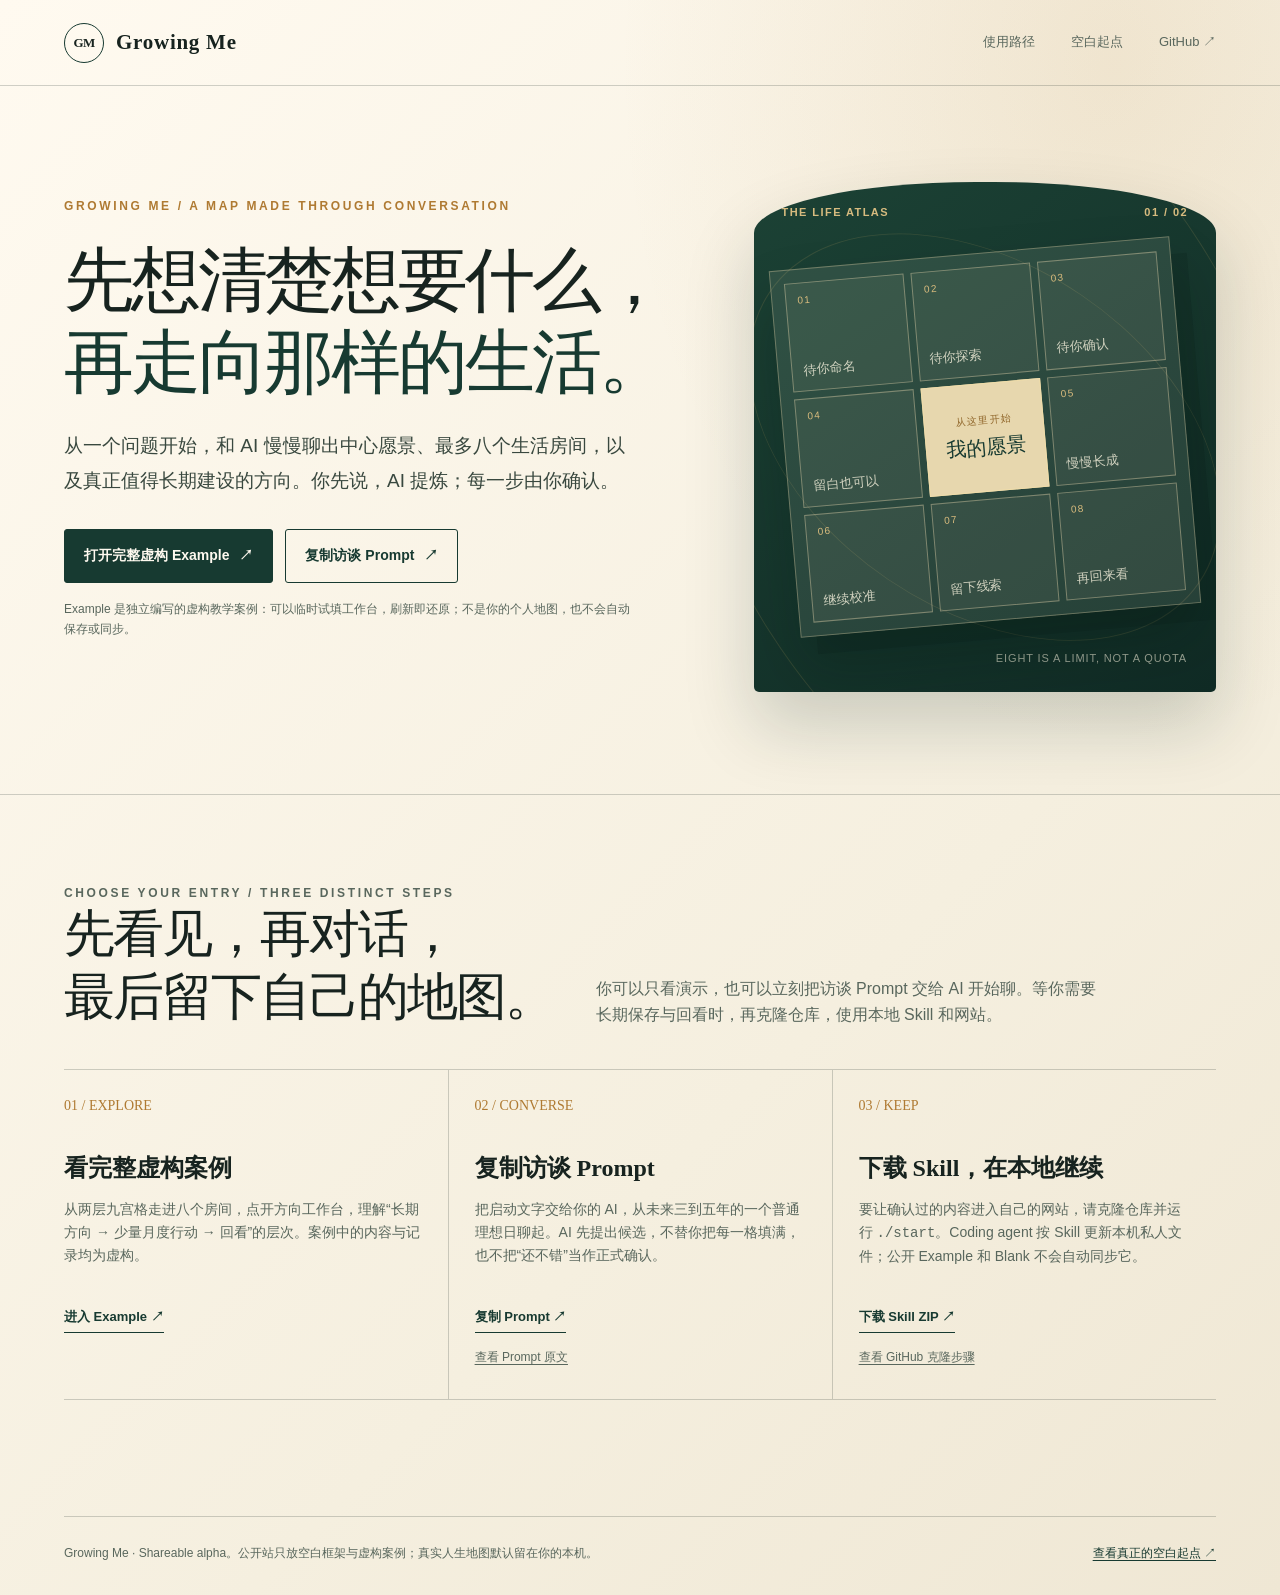
<file: index.html>
<!doctype html>
<html lang="zh-CN">
<head>
  <meta charset="utf-8">
  <meta name="viewport" content="width=device-width, initial-scale=1">
  <meta name="theme-color" content="#173a31">
  <meta name="description" content="Growing Me：从一次对话开始，建立可持续回看与调整的两层人生地图。先看完整虚构案例，再复制访谈 Prompt 或下载 Skill。">
  <title>Growing Me · 从对话开始的人生地图</title>
  <style>
    :root {
      color-scheme: light;
      --ink: #17231f; --soft: #59675d; --forest: #173a31; --forest-deep: #102b25;
      --gold: #af7a32; --paper: #f5efdf; --paper-light: #fffaf0; --line: rgba(23,35,31,.2);
      --display: "Songti SC", "STSong", "Palatino Linotype", serif;
      --body: "Avenir Next", "PingFang SC", sans-serif;
    }
    * { box-sizing: border-box; }
    [hidden] { display: none !important; }
    html { scroll-behavior: smooth; }
    body {
      margin: 0; min-width: 320px; color: var(--ink); font: 16px/1.65 var(--body);
      background: radial-gradient(ellipse at 87% 4%, rgba(178,131,56,.13), transparent 31rem),
        linear-gradient(135deg, #fffaf0, var(--paper) 64%, #efe7d4);
    }
    button, textarea { font: inherit; }
    button, a { -webkit-tap-highlight-color: transparent; }
    :is(a,button,textarea):focus-visible { outline: 3px solid #d2a658; outline-offset: 4px; }
    a { color: inherit; }
    .shell { width: min(1280px, calc(100% - 2 * clamp(20px, 5vw, 72px))); margin-inline: auto; }
    .site-head { border-bottom: 1px solid var(--line); }
    .site-head .shell { min-height: 85px; display: flex; align-items: center; justify-content: space-between; gap: 24px; }
    .wordmark { display: inline-flex; align-items: center; gap: 12px; text-decoration: none; }
    .wordmark-mark { width: 40px; aspect-ratio: 1; display: grid; place-items: center; border: 1px solid var(--forest); border-radius: 50%; font: 600 13px var(--display); letter-spacing: -.06em; }
    .wordmark-text { font: 700 21px var(--display); letter-spacing: .035em; white-space: nowrap; }
    .head-nav { display: flex; align-items: center; gap: clamp(16px, 2.8vw, 38px); }
    .head-nav a { color: var(--soft); font-size: 13px; text-decoration: none; border-bottom: 1px solid transparent; }
    .head-nav a:hover { color: var(--forest); border-color: currentColor; }
    .hero { display: grid; grid-template-columns: minmax(0,1.15fr) minmax(320px,.85fr); align-items: center; gap: clamp(28px,5vw,84px); padding-block: clamp(58px,7.5vw,112px) clamp(62px,8vw,118px); }
    .eyebrow { margin: 0 0 24px; color: var(--gold); font: 700 12px/1.4 var(--body); letter-spacing: .22em; text-transform: uppercase; }
    h1, h2, h3, p { margin-top: 0; }
    h1 { max-width: 9.5em; margin-bottom: 25px; font: 500 clamp(45px,5.5vw,79px)/1.17 var(--display); letter-spacing: -.045em; }
    h1 span { display: block; color: var(--forest); }
    .hero-lead { max-width: 36rem; margin-bottom: 30px; color: #39483f; font-size: clamp(16px,1.55vw,19px); line-height: 1.85; }
    .hero-actions { display: flex; align-items: stretch; flex-wrap: wrap; gap: 12px; }
    .action { min-height: 54px; display: inline-flex; align-items: center; justify-content: center; gap: 10px; padding: 13px 19px; border: 1px solid var(--forest); border-radius: 3px; cursor: pointer; text-decoration: none; font-size: 14px; font-weight: 650; line-height: 1.4; transition: transform .22s, background .22s, box-shadow .22s; }
    .action:hover { transform: translateY(-2px); box-shadow: 0 8px 22px rgba(17,43,35,.12); }
    .action-primary { color: #fffaf0; background: var(--forest); }
    .action-primary:hover { background: #24513f; }
    .action-secondary { color: var(--forest); background: transparent; }
    .action-secondary:hover { background: rgba(23,58,49,.07); }
    .hero-note { max-width: 36rem; margin: 16px 0 0; color: var(--soft); font-size: 12px; line-height: 1.7; }
    .hero-art { min-height: 510px; position: relative; isolation: isolate; display: grid; place-items: center; padding: 30px; background: linear-gradient(145deg,#1c4235,var(--forest-deep)); border-radius: 48% 48% 5px 5px / 10% 10% 5px 5px; overflow: hidden; box-shadow: 0 34px 70px rgba(17,43,35,.19); }
    .hero-art::before, .hero-art::after { content: ""; position: absolute; inset: -18%; border: 1px solid rgba(222,182,105,.14); border-radius: 50%; transform: rotate(-25deg) scale(.9,1.25); pointer-events: none; }
    .hero-art::after { inset: -2%; transform: rotate(34deg) scale(1.08,.65); }
    .art-caption { position: absolute; top: 24px; left: 28px; right: 28px; z-index: 2; display: flex; justify-content: space-between; gap: 12px; color: #d7bb7f; font: 600 11px var(--body); letter-spacing: .13em; }
    .map-sheet { z-index: 1; width: min(100%,420px); padding: 13px; display: grid; grid-template-columns: repeat(3,1fr); gap: 7px; transform: rotate(-5deg); background: rgba(255,248,228,.09); border: 1px solid rgba(241,218,173,.33); box-shadow: 16px 18px 0 rgba(7,26,21,.17), 0 35px 60px rgba(3,20,15,.23); }
    .map-cell { min-height: clamp(80px,8.5vw,119px); display: flex; flex-direction: column; align-items: flex-start; justify-content: space-between; padding: 11px; color: rgba(253,246,225,.78); border: 1px solid rgba(245,224,182,.38); background: rgba(239,229,202,.055); font: 500 13px var(--display); }
    .map-cell small { color: #d8bb7d; font: 500 10px var(--body); letter-spacing: .13em; }
    .map-cell.center { color: #173a31; background: #e7d7ae; border-color: #f0dda9; text-align: center; align-items: center; justify-content: center; font-size: 20px; line-height: 1.35; }
    .map-cell.center small { color: #90662a; margin-bottom: 7px; }
    .art-foot { position: absolute; bottom: 25px; right: 29px; color: rgba(255,248,227,.58); font-size: 11px; letter-spacing: .08em; }
    .rule { height: 1px; background: var(--line); }
    .how { padding-block: clamp(58px,7vw,100px) clamp(76px,9vw,120px); }
    .section-intro { display: grid; grid-template-columns: .9fr 1.1fr; gap: 24px; align-items: end; margin-bottom: 40px; }
    .section-intro h2 { max-width: 13em; margin: 0; font: 500 clamp(34px,4vw,53px)/1.24 var(--display); letter-spacing: -.04em; }
    .section-intro p { max-width: 32rem; margin: 0; color: var(--soft); }
    .paths { display: grid; grid-template-columns: repeat(3,minmax(0,1fr)); border-top: 1px solid var(--line); border-bottom: 1px solid var(--line); }
    .path { padding: 28px clamp(16px,2vw,32px) 32px 0; }
    .path + .path { border-left: 1px solid var(--line); padding-left: clamp(16px,2vw,32px); }
    .path-index { display: block; margin-bottom: 38px; color: var(--gold); font: 500 14px var(--display); }
    .path h3 { font: 600 24px/1.35 var(--display); margin-bottom: 14px; }
    .path p { min-height: 6em; margin-bottom: 21px; color: var(--soft); font-size: 14px; }
    .path-link { display: inline-block; padding: 0 0 4px; border: 0; border-bottom: 1px solid var(--forest); color: var(--forest); background: none; cursor: pointer; font-size: 13px; font-weight: 700; text-decoration: none; }
    .path-link:hover { color: #a26e2b; border-color: currentColor; }
    .path-sub-link { display: block; width: max-content; margin-top: 15px; color: var(--soft); font-size: 12px; text-decoration-thickness: 1px; text-underline-offset: 3px; }
    .manual { max-width: 820px; margin-top: 28px; padding: 20px; border: 1px solid rgba(175,122,50,.55); background: var(--paper-light); box-shadow: 7px 7px 0 rgba(175,122,50,.08); }
    .manual h3 { font: 600 20px var(--display); margin-bottom: 4px; }
    .manual p { color: var(--soft); font-size: 13px; }
    .manual textarea { width: 100%; min-height: 195px; padding: 12px; resize: vertical; border: 1px solid var(--line); color: var(--ink); background: white; line-height: 1.6; }
    .manual-actions { display: flex; align-items: center; flex-wrap: wrap; gap: 18px; margin-top: 12px; }
    .manual-actions button { padding: 9px 13px; border: 1px solid var(--forest); color: var(--forest); background: transparent; cursor: pointer; }
    .manual-actions .quiet { border-color: transparent; }
    .status { min-height: 1.6em; margin: 16px 0 0; color: var(--forest); font-size: 13px; }
    .closing { display: flex; justify-content: space-between; gap: 24px; align-items: baseline; padding-block: 27px 32px; border-top: 1px solid var(--line); color: var(--soft); font-size: 12px; }
    .closing p { margin: 0; }
    .closing a { color: var(--forest); text-underline-offset: 3px; }
    @media (max-width: 900px) {
      .hero { grid-template-columns: 1fr; }
      .hero-copy { max-width: 700px; }
      .hero-art { min-height: 430px; max-width: 650px; width: 100%; justify-self: center; }
      .section-intro { grid-template-columns: 1fr; }
    }
    @media (max-width: 650px) {
      .site-head .shell { min-height: 72px; }
      .head-nav a:first-child { display: none; }
      .head-nav { gap: 16px; }
      .hero { padding-block: 50px 62px; }
      h1 { font-size: clamp(41px,10.4vw,62px); }
      .hero-actions .action { width: 100%; }
      .hero-art { min-height: 360px; padding: 45px 20px; }
      .map-sheet { max-width: 340px; }
      .map-cell { min-height: clamp(68px,21vw,101px); padding: 8px; }
      .art-caption { left: 20px; right: 20px; }
      .paths { grid-template-columns: 1fr; }
      .path, .path + .path { padding: 26px 0; border-left: 0; }
      .path + .path { border-top: 1px solid var(--line); }
      .path-index { margin-bottom: 13px; }
      .path p { min-height: 0; }
      .closing { flex-direction: column; gap: 8px; }
    }
    @media (prefers-reduced-motion: reduce) {
      html { scroll-behavior: auto; }
      .action { transition: none; }
      .action:hover { transform: none; }
    }
  </style>
</head>
<body>
  <header class="site-head">
    <div class="shell">
      <a class="wordmark" href="./" aria-label="Growing Me 首页"><span class="wordmark-mark" aria-hidden="true">GM</span><span class="wordmark-text">Growing Me</span></a>
      <nav class="head-nav" aria-label="页面导航">
        <a href="#how-it-works">使用路径</a>
        <a href="monthly/?mode=blank&amp;view=grid">空白起点</a>
        <a href="https://github.com/Jianan-Huang0609/growing-me" target="_blank" rel="noopener noreferrer">GitHub ↗</a>
      </nav>
    </div>
  </header>

  <main>
    <section class="hero shell" aria-labelledby="hero-title">
      <div class="hero-copy">
        <p class="eyebrow">Growing Me / a map made through conversation</p>
        <h1 id="hero-title">先想清楚想要什么，<span>再走向那样的生活。</span></h1>
        <p class="hero-lead">从一个问题开始，和 AI 慢慢聊出中心愿景、最多八个生活房间，以及真正值得长期建设的方向。你先说，AI 提炼；每一步由你确认。</p>
        <div class="hero-actions">
          <a class="action action-primary" href="monthly/?mode=example&amp;view=grid">打开完整虚构 Example <span aria-hidden="true">↗</span></a>
          <button class="action action-secondary" type="button" data-copy-prompt>复制访谈 Prompt <span aria-hidden="true">↗</span></button>
        </div>
        <p class="hero-note">Example 是独立编写的虚构教学案例：可以临时试填工作台，刷新即还原；不是你的个人地图，也不会自动保存或同步。</p>
        <p class="status" id="copyStatus" role="status" aria-live="polite"></p>
      </div>
      <div class="hero-art" role="img" aria-label="两层人生地图意象：中心愿景与周围最多八个待探索的生活房间">
        <div class="art-caption"><span>THE LIFE ATLAS</span><span>01 / 02</span></div>
        <div class="map-sheet" aria-hidden="true">
          <div class="map-cell"><small>01</small><span>待你命名</span></div>
          <div class="map-cell"><small>02</small><span>待你探索</span></div>
          <div class="map-cell"><small>03</small><span>待你确认</span></div>
          <div class="map-cell"><small>04</small><span>留白也可以</span></div>
          <div class="map-cell center"><small>从这里开始</small><span>我的愿景</span></div>
          <div class="map-cell"><small>05</small><span>慢慢长成</span></div>
          <div class="map-cell"><small>06</small><span>继续校准</span></div>
          <div class="map-cell"><small>07</small><span>留下线索</span></div>
          <div class="map-cell"><small>08</small><span>再回来看</span></div>
        </div>
        <span class="art-foot">EIGHT IS A LIMIT, NOT A QUOTA</span>
      </div>
    </section>

    <div class="rule" aria-hidden="true"></div>

    <section class="how shell" id="how-it-works" aria-labelledby="how-title">
      <div class="section-intro">
        <div><p class="eyebrow">Choose your entry / three distinct steps</p><h2 id="how-title">先看见，再对话，<br>最后留下自己的地图。</h2></div>
        <p>你可以只看演示，也可以立刻把访谈 Prompt 交给 AI 开始聊。等你需要长期保存与回看时，再克隆仓库，使用本地 Skill 和网站。</p>
      </div>
      <div class="paths">
        <article class="path">
          <span class="path-index">01 / EXPLORE</span>
          <h3>看完整虚构案例</h3>
          <p>从两层九宫格走进八个房间，点开方向工作台，理解“长期方向 → 少量月度行动 → 回看”的层次。案例中的内容与记录均为虚构。</p>
          <a class="path-link" href="monthly/?mode=example&amp;view=grid">进入 Example ↗</a>
        </article>
        <article class="path">
          <span class="path-index">02 / CONVERSE</span>
          <h3>复制访谈 Prompt</h3>
          <p>把启动文字交给你的 AI，从未来三到五年的一个普通理想日聊起。AI 先提出候选，不替你把每一格填满，也不把“还不错”当作正式确认。</p>
          <button class="path-link" type="button" data-copy-prompt>复制 Prompt ↗</button>
          <a class="path-sub-link" href="monthly/life-grid-monthly-prompt.md" target="_blank" rel="noopener noreferrer">查看 Prompt 原文</a>
        </article>
        <article class="path">
          <span class="path-index">03 / KEEP</span>
          <h3>下载 Skill，在本地继续</h3>
          <p>要让确认过的内容进入自己的网站，请克隆仓库并运行 <code>./start</code>。Coding agent 按 Skill 更新本机私人文件；公开 Example 和 Blank 不会自动同步它。</p>
          <a class="path-link" href="downloads/growing-me-life-grid-monthly-skill.zip" download>下载 Skill ZIP ↗</a>
          <a class="path-sub-link" href="https://github.com/Jianan-Huang0609/growing-me" target="_blank" rel="noopener noreferrer">查看 GitHub 克隆步骤</a>
        </article>
      </div>
      <section class="manual" id="manualCopy" aria-labelledby="manualTitle" hidden>
        <h3 id="manualTitle">手动复制访谈 Prompt</h3>
        <p>浏览器没有允许自动复制。下方是从仓库 Prompt 文件读取的全文；全选后可用键盘复制，再贴给你的 AI。</p>
        <textarea id="manualPrompt" readonly aria-label="可手动复制的访谈 Prompt"></textarea>
        <div class="manual-actions"><button type="button" id="selectPrompt">全选文字</button><button class="quiet" type="button" id="closeManual">收起</button></div>
      </section>
    </section>
  </main>

  <footer class="closing shell">
    <p>Growing Me · Shareable alpha。公开站只放空白框架与虚构案例；真实人生地图默认留在你的本机。</p>
    <a href="monthly/?mode=blank&amp;view=grid">查看真正的空白起点 ↗</a>
  </footer>

  <script>
    (() => {
      const buttons = Array.from(document.querySelectorAll('[data-copy-prompt]'));
      const status = document.getElementById('copyStatus');
      const manual = document.getElementById('manualCopy');
      const field = document.getElementById('manualPrompt');
      let promptText;

      async function getPrompt() {
        if (promptText) return promptText;
        const response = await fetch('monthly/life-grid-monthly-prompt.md', { cache: 'no-store' });
        if (!response.ok) throw new Error('Prompt source unavailable');
        const source = await response.text();
        const match = source.match(/<!--\s*COPY_START\s*-->([\s\S]*?)<!--\s*COPY_END\s*-->/);
        if (!match || !match[1].trim()) throw new Error('Prompt markers missing');
        promptText = match[1].trim();
        return promptText;
      }

      function showManual(text) {
        field.value = text;
        manual.hidden = false;
        manual.scrollIntoView({ block: 'nearest', behavior: 'smooth' });
        field.focus();
        field.select();
      }

      async function copyPrompt() {
        buttons.forEach(button => { button.disabled = true; });
        status.textContent = '正在读取访谈 Prompt…';
        try {
          const text = await getPrompt();
          try {
            await navigator.clipboard.writeText(text);
            status.textContent = '已复制访谈 Prompt。现在可以粘贴给你的 AI 开始对话。';
            manual.hidden = true;
          } catch (_) {
            showManual(text);
            status.textContent = '自动复制未获允许；已展开可手动全选的完整 Prompt。';
          }
        } catch (_) {
          status.innerHTML = '暂时无法读取 Prompt。请<a href="monthly/life-grid-monthly-prompt.md" target="_blank" rel="noopener noreferrer">打开原文</a>手动复制。';
        } finally {
          buttons.forEach(button => { button.disabled = false; });
        }
      }

      buttons.forEach(button => button.addEventListener('click', copyPrompt));
      document.getElementById('selectPrompt').addEventListener('click', () => { field.focus(); field.select(); });
      document.getElementById('closeManual').addEventListener('click', () => { manual.hidden = true; buttons[0].focus(); });
    })();
  </script>
</body>
</html>
</file>
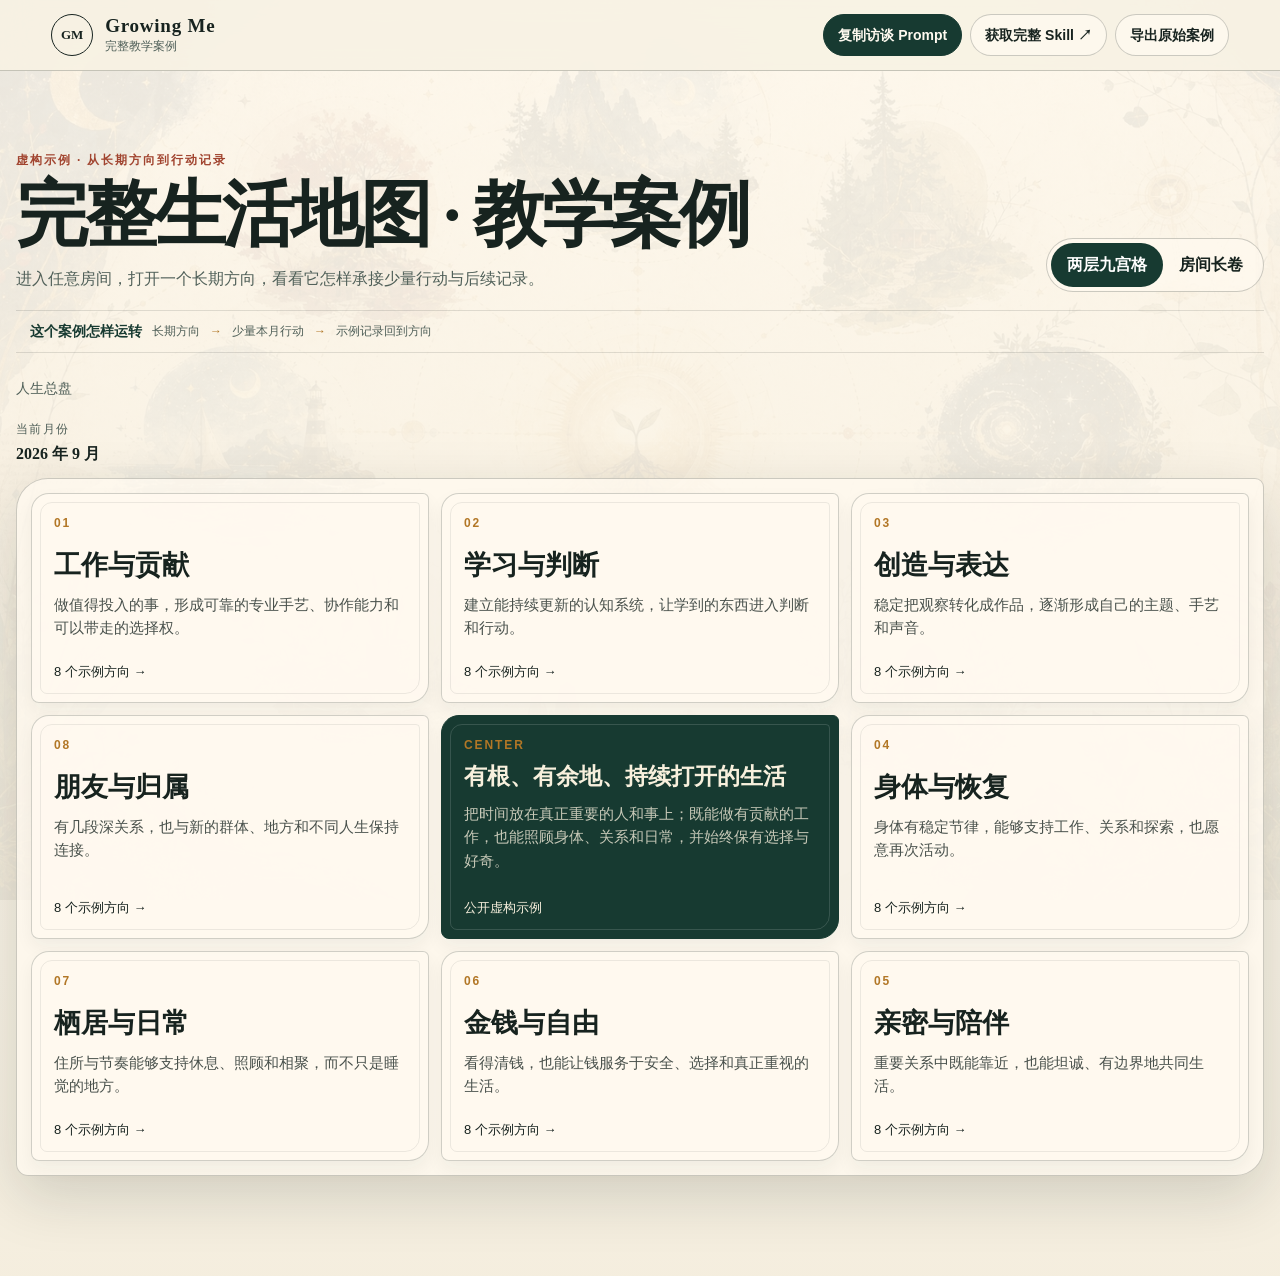
<file: monthly/index.html>
<!doctype html>
<html lang="zh-CN">
<head>
  <meta charset="utf-8">
  <meta name="viewport" content="width=device-width, initial-scale=1">
  <meta name="description" content="Growing Me 两层人生地图：从长期方向到本月重点与真实证据。">
  <meta name="theme-color" content="#17231f">
  <title>Growing Me · 月度人生地图</title>
  <link rel="stylesheet" href="styles.css?v=1.3.6-20260920-typography">
</head>
<body>
  <header class="topbar">
    <a class="brand" id="brandLink" href="./" aria-label="返回当前 Growing Me 版本首页">
      <span class="brand-mark" aria-hidden="true">GM</span>
      <span><strong>Growing Me</strong><small id="brandSubtitle">两层人生地图 · Alpha</small></span>
    </a>
    <div class="top-actions">
      <button class="button button-primary" id="copyPromptButton" type="button">复制访谈 Prompt</button>
      <a class="button" id="getSkillLink" href="https://github.com/Jianan-Huang0609/growing-me/tree/main/skills/growing-me-life-grid-monthly" target="_blank" rel="noopener noreferrer">获取完整 Skill ↗</a>
      <button class="button" id="importButton" type="button">导入</button>
      <button class="button" id="exportButton" type="button">导出</button>
      <button class="button" id="resetExampleButton" type="button" hidden>恢复原始案例</button>
    </div>
  </header>

  <aside class="demo-banner" id="demoBanner" aria-label="当前版本说明" hidden>
    <div>
      <strong id="demoBannerTitle">公开演示模式</strong>
      <span id="demoBannerText">所有演示内容均为虚构，仅用于查看产品结构。</span>
    </div>
  </aside>

  <main>
    <section class="workspace-head" aria-labelledby="pageTitle">
      <div>
        <p class="eyebrow" id="workspaceEyebrow">先对话，后成图</p>
        <h1 id="pageTitle">我的人生地图</h1>
        <p id="mapSummary">第一轮只聊一个房间也可以。空白不是欠缺，只是还没走到这里。</p>
      </div>
      <div class="view-switch" role="group" aria-label="选择地图视图">
        <button class="view-button is-active" type="button" data-view="grid" aria-pressed="true">两层九宫格</button>
        <button class="view-button" type="button" data-view="rooms" aria-pressed="false">房间长卷</button>
      </div>
    </section>

    <div class="experience-runtime-meta" hidden>
      <span id="experienceModeLabel">当前版本</span>
      <small id="experienceSourceLabel">数据源</small>
    </div>

    <p class="progressive-flow" id="progressiveFlow"><strong>网站先在这里</strong><span>克隆并运行 ./start</span><b aria-hidden="true">→</b><span>和 AI 逐问确认</span><b aria-hidden="true">→</b><span>本地地图自动长出来</span></p>
    <p class="local-sync-status" id="localSyncStatus" role="status" aria-live="polite" hidden><span aria-hidden="true"></span><strong>正在连接本地地图</strong><small></small></p>

    <section id="gridView" class="view-panel is-active" aria-label="两层九宫格">
      <nav id="breadcrumbs" class="breadcrumbs" aria-label="地图层级"></nav>
      <div class="layer-switch" id="dimensionLayerSwitch" role="group" aria-label="选择长期方向或本月行动" hidden>
        <button class="layer-button is-active" type="button" data-layer="directions" aria-pressed="true">长期方向</button>
        <button class="layer-button" type="button" data-layer="monthly" aria-pressed="false">本月行动</button>
      </div>
      <div class="month-strip">
        <div>
          <span class="month-label" id="contextLabel">当前月份</span>
          <strong id="activePeriodLabel">2026 年 9 月</strong>
        </div>
        <button class="text-button" id="backToRootButton" type="button" hidden>← 返回人生总盘</button>
      </div>
      <div id="gridCanvas" class="nine-grid" aria-live="polite"></div>
      <div id="gridEmptyHint" class="empty-hint" hidden></div>
    </section>

    <section id="roomsView" class="view-panel corridor-experience" aria-label="房间长卷" hidden>
      <div id="corridorTrack" class="corridor-track">
        <div id="corridorStage" class="corridor-stage" tabindex="0" aria-describedby="corridorInstruction">
          <div class="corridor-world" aria-hidden="true">
            <div class="corridor-ceiling"></div>
            <div class="corridor-wall corridor-wall-left"></div>
            <div class="corridor-wall corridor-wall-right"></div>
            <div class="corridor-floor"></div>
            <div class="corridor-end"></div>
            <div class="corridor-ink corridor-ink-one"></div>
            <div class="corridor-ink corridor-ink-two"></div>
          </div>
          <div id="corridorDoors" class="corridor-doors" aria-label="长廊中的八个房间"></div>

          <div id="corridorEntry" class="corridor-entry">
            <div class="entrance-door" aria-hidden="true">
              <span class="entrance-leaf entrance-leaf-left"></span>
              <span class="entrance-leaf entrance-leaf-right"></span>
              <span class="entrance-seal">GM</span>
            </div>
            <div class="entrance-copy">
              <p class="eyebrow">你的生活，不是一张待填满的表</p>
              <h2><span>推开门，走进</span><span>你的人生长廊</span></h2>
              <p>八扇门对应八个长期生活房间。进入后，用滚动靠近它们；门在你面前显色时，才可以推门进去。</p>
              <button class="button button-primary entrance-button" id="enterCorridorButton" type="button">推开长廊的门 →</button>
            </div>
          </div>

          <div class="corridor-hud">
            <div class="corridor-brand"><span>GROWING ME</span><strong>人生长廊</strong></div>
            <div class="corridor-hud-actions">
              <button class="corridor-map-toggle corridor-grid-toggle" id="corridorGridButton" type="button">返回九宫格</button>
              <button class="corridor-map-toggle" id="corridorMapButton" type="button" aria-expanded="false" aria-controls="corridorMap">查看八个房间</button>
            </div>
          </div>
          <nav id="corridorMap" class="corridor-map" aria-label="快速前往房间" hidden></nav>
          <div class="corridor-readout" aria-live="polite">
            <span id="corridorRoomCount">入口 · 00 / 08</span>
            <strong id="corridorRoomTitle">向前走，第一扇门会出现</strong>
            <div class="corridor-progress" aria-hidden="true"><span id="corridorProgressBar"></span></div>
          </div>
          <p class="corridor-instruction" id="corridorInstruction">滚动或按方向键前行；门显色后，点击推门进入</p>
        </div>
      </div>
      <section id="corridorOutro" class="corridor-outro" aria-labelledby="corridorOutroTitle">
        <div class="corridor-outro-copy">
          <p class="corridor-outro-kicker">THE END OF THE CORRIDOR <span aria-hidden="true">/</span> 长廊尽头</p>
          <h2 id="corridorOutroTitle">路走到这里，<br>地图仍在继续。</h2>
          <p>八扇门不是八个答案。回到总盘，看见它们怎样共同组成你的生活。</p>
          <div class="corridor-outro-actions">
            <button class="button corridor-outro-return" id="corridorOutroReturnButton" type="button">合上长廊 · 回到人生总盘 <span aria-hidden="true">↗</span></button>
            <button class="corridor-outro-revisit" id="corridorOutroRevisitButton" type="button">从入口再走一遍 <span aria-hidden="true">↑</span></button>
            <a class="corridor-outro-start" id="corridorOutroStartLink" href="https://jianan-huang0609.github.io/growing-me/" hidden>开始自己的地图 <span aria-hidden="true">↗</span></a>
          </div>
        </div>
        <div class="corridor-outro-threshold" aria-hidden="true">
          <div class="corridor-outro-arch">
            <span class="corridor-outro-panel corridor-outro-panel-left"></span>
            <span class="corridor-outro-panel corridor-outro-panel-right"></span>
            <span class="corridor-outro-seam"></span>
          </div>
          <span class="corridor-outro-caption">VIII <i></i> VIII</span>
        </div>
      </section>
      <section id="roomFocus" class="room-focus" aria-label="放大的房间" hidden>
        <button class="button room-focus-back" id="exitRoomButton" type="button">← 回到这扇门前</button>
        <div id="roomFocusContent" class="room-focus-content"></div>
        <div class="room-exit-transition" aria-hidden="true">
          <div class="room-exit-arch">
            <span class="room-exit-leaf room-exit-leaf-left"></span>
            <span class="room-exit-leaf room-exit-leaf-right"></span>
          </div>
        </div>
      </section>
      <button class="room-overview-button" id="roomOverviewButton" type="button" hidden><span>方向总览</span><strong></strong></button>
    </section>
    <div id="corridorReturnCurtain" class="corridor-return-curtain" aria-hidden="true" hidden>
      <span class="corridor-return-leaf corridor-return-leaf-left"></span>
      <span class="corridor-return-leaf corridor-return-leaf-right"></span>
      <span class="corridor-return-seam"></span>
    </div>
  </main>

  <details class="advanced-tools" id="advancedTools">
    <summary>高级设置</summary>
    <div>
      <button type="button" id="compassButton">AI 答卷</button>
      <button type="button" id="loadDemoButton">打开完整虚构演示</button>
      <button type="button" id="clearButton">重新开始</button>
    </div>
  </details>

  <dialog id="importDialog" class="dialog">
    <form method="dialog" class="dialog-card" id="importForm">
      <div class="dialog-head">
        <div><p class="eyebrow">从外部 AI 带回来</p><h2>导入人生地图</h2></div>
        <button class="close-button" id="closeImportButton" type="button" aria-label="关闭">×</button>
      </div>
      <p>粘贴 AI 输出的完整 JSON，或选择文件。先检查格式与内容数量；你确认后，才会替换当前浏览器中的地图。</p>
      <label class="file-field">选择 JSON 文件<input id="fileInput" type="file" accept="application/json,.json"></label>
      <label for="importText">或者粘贴内容</label>
      <textarea id="importText" rows="12" placeholder="把 AI 输出的完整 JSON 粘贴到这里"></textarea>
      <div id="importMessage" class="message" hidden></div>
      <div id="importPreview" class="import-preview" hidden></div>
      <div class="dialog-actions">
        <button class="button" id="cancelImportButton" type="button">取消</button>
        <button class="button" id="previewImportButton" type="button">检查资料</button>
        <button class="button button-primary" id="confirmImportButton" type="button" hidden>确认导入</button>
      </div>
    </form>
  </dialog>

  <dialog id="promptPreviewDialog" class="dialog prompt-preview-dialog" aria-labelledby="promptPreviewTitle">
    <div class="dialog-card">
      <div class="dialog-head">
        <div><p class="eyebrow">先对话，后成图</p><h2 id="promptPreviewTitle">访谈 Prompt</h2></div>
        <button class="close-button" id="closePromptPreviewButton" type="button" aria-label="关闭 Prompt">×</button>
      </div>
      <p>复制给你使用的 AI 即可开始。没有本地仓库时先访谈；不会自动生成或保存网站。</p>
      <textarea id="promptPreviewText" rows="12" readonly aria-label="可手动复制的访谈 Prompt"></textarea>
      <div class="dialog-actions"><button class="button" id="retryCopyPromptButton" type="button">再试一次复制</button></div>
    </div>
  </dialog>

  <dialog id="todoDialog" class="dialog">
    <form method="dialog" class="dialog-card" id="todoForm">
      <div class="dialog-head">
        <div><p class="eyebrow" id="todoContext">本月计划</p><h2 id="todoDialogTitle">添加一件具体的事</h2></div>
        <button class="close-button" id="closeTodoButton" type="button" aria-label="关闭">×</button>
      </div>
      <p class="todo-trial-notice" id="todoTrialNotice" hidden>这是虚构案例的试填区：只在当前页面生效，刷新或恢复后消失，也不会进入“导出原始案例”。请勿填写个人敏感信息。</p>
      <input type="hidden" id="todoId">
      <input type="hidden" id="todoDirectionId">
      <p class="todo-direction-link" id="todoDirectionLink" hidden></p>
      <label for="todoTitle">准备做什么</label>
      <input id="todoTitle" required maxlength="80" placeholder="例如：完成一份可展示的案例">
      <label for="todoPlan">具体计划</label>
      <textarea id="todoPlan" rows="3" maxlength="500" placeholder="做到哪一步、什么时候推进"></textarea>
      <label for="todoDone">怎样算完成或得到答案</label>
      <textarea id="todoDone" rows="2" maxlength="300" placeholder="写一个可观察的完成或验证标准"></textarea>
      <label for="todoStatus">当前状态</label>
      <select id="todoStatus">
        <option value="planned">准备做</option>
        <option value="doing">进行中</option>
        <option value="done">已完成</option>
        <option value="paused">暂时放下</option>
      </select>
      <label for="todoRecord" id="todoRecordLabel">追加一条真实记录</label>
      <textarea id="todoRecord" rows="3" maxlength="600" placeholder="今天实际发生了什么？留空则不新增记录。"></textarea>
      <div class="dialog-actions">
        <button class="button" id="cancelTodoButton" type="button">取消</button>
        <button class="button button-primary" id="saveTodoButton" type="submit">保存</button>
      </div>
    </form>
  </dialog>

  <dialog id="directionWorkbenchDialog" class="dialog direction-workbench-dialog" aria-labelledby="directionWorkbenchTitle">
    <div class="direction-workbench-card">
      <header class="direction-workbench-head">
        <div>
          <p class="eyebrow" id="directionWorkbenchContext">房间 · 长期方向</p>
          <h2 id="directionWorkbenchTitle">方向工作台</h2>
          <span class="direction-workbench-status" id="directionWorkbenchStatus"></span>
        </div>
        <div class="direction-workbench-head-actions">
          <button class="button workbench-edit" id="editDirectionButton" data-direction-field="title" type="button" hidden>试填这份工作台</button>
          <button class="close-button" id="closeDirectionWorkbenchButton" type="button" aria-label="关闭方向工作台">×</button>
        </div>
      </header>
      <p class="workbench-trial-notice" id="workbenchTrialNotice" hidden>这里每一块都可以试填；原始虚构案例不会改变。刷新即还原，导出不含试填内容。</p>
      <section class="direction-workbench-intent" aria-labelledby="directionWorkbenchIntentLabel">
        <span id="directionWorkbenchIntentLabel">我想靠近的状态</span>
        <p id="directionWorkbenchGoal"></p>
        <button class="workbench-edit" data-direction-field="desired_state" type="button" hidden>编辑目标</button>
      </section>
      <section class="direction-workbench-loop" aria-label="方向的输入输出循环">
        <div><span>01 · 输入</span><p id="directionWorkbenchInput">把真实经历、观察和新信息带进来</p><button class="workbench-edit" data-direction-field="input" type="button" hidden>编辑输入</button></div>
        <b aria-hidden="true">→</b>
        <div><span>02 · 实践</span><p id="directionWorkbenchPractice">只保留能够稳定重复的实践</p><button class="workbench-edit" data-direction-field="practice" type="button" hidden>编辑实践</button></div>
        <b aria-hidden="true">→</b>
        <div><span>03 · 输出</span><p id="directionWorkbenchOutput">形成一个可以被看见或使用的结果</p><button class="workbench-edit" data-direction-field="output" type="button" hidden>编辑输出</button></div>
        <b aria-hidden="true">→</b>
        <div><span>04 · 回看</span><p id="directionWorkbenchReview">确认真实变化，再决定继续或调整</p><button class="workbench-edit" data-direction-field="review" type="button" hidden>编辑回看</button></div>
      </section>
      <details class="direction-workbench-index">
        <summary>切换这个房间的其他方向</summary>
        <nav class="direction-workbench-nav" id="directionWorkbenchNav" aria-label="查看这个房间的全部长期方向"></nav>
      </details>
      <div class="direction-workbench-grid">
        <section class="workbench-panel">
          <span>用反面校准</span>
          <h3>不想滑向的样子</h3>
          <p id="directionWorkbenchBaseline"></p>
          <button class="workbench-edit" data-direction-field="anti_vision" type="button" hidden>编辑反面</button>
        </section>
        <section class="workbench-panel">
          <span>怎样持续</span>
          <h3>稳定行动</h3>
          <p id="directionWorkbenchCadence"></p>
          <button class="workbench-edit" data-direction-field="practice" type="button" hidden>编辑实践与回看</button>
        </section>
        <section class="workbench-panel">
          <span>本期怎么承接</span>
          <h3>当前重点与行动</h3>
          <p id="directionWorkbenchProjects"></p>
          <button class="workbench-edit" id="addWorkbenchProjectButton" type="button" hidden>+ 试填本月行动</button>
        </section>
        <section class="workbench-panel">
          <span>如何知道在前进</span>
          <h3 id="directionWorkbenchEvidenceHeading">真实证据</h3>
          <div id="directionWorkbenchEvidence"></div>
          <button class="workbench-edit" data-direction-field="evidence" type="button" hidden>补充证据线索</button>
        </section>
        <section class="workbench-panel workbench-actions-panel">
          <div class="workbench-actions-head">
            <div><span>把方向落到当月</span><h3>本月行动</h3></div>
            <button class="button button-primary" id="addDirectionTodoButton" type="button">+ 绑定一件行动</button>
          </div>
          <div id="directionWorkbenchActions"></div>
        </section>
      </div>
      <footer class="direction-workbench-foot">
        <p id="directionWorkbenchFooterText">这里只收真实发生的内容；未聊清的部分会继续留白。</p>
        <button class="button" id="resetDirectionTrialButton" type="button" hidden>恢复原始案例</button>
        <button class="button" id="closeDirectionWorkbenchFooterButton" type="button">回到这个方向</button>
      </footer>
    </div>
  </dialog>

  <dialog id="directionEditDialog" class="dialog direction-edit-dialog" aria-labelledby="directionEditTitle">
    <form class="dialog-card" id="directionEditForm">
      <div class="dialog-head">
        <div><p class="eyebrow" id="directionEditContext">公开虚构演示 · 本页试填</p><h2 id="directionEditTitle">试填方向工作台</h2></div>
        <button class="close-button" id="closeDirectionEditButton" type="button" aria-label="关闭试填">×</button>
      </div>
      <p class="todo-trial-notice">修改只留在当前页面；刷新或恢复后回到原始虚构案例，导出不含试填。请勿填写敏感信息。</p>
      <label for="directionEditName">方向名称</label>
      <input id="directionEditName" required maxlength="80">
      <label for="directionEditGoal">我想靠近的状态</label>
      <textarea id="directionEditGoal" rows="3" maxlength="600"></textarea>
      <label for="directionEditBaseline">不想滑向的样子</label>
      <textarea id="directionEditBaseline" rows="2" maxlength="600"></textarea>
      <div class="direction-edit-divider">输入 → 实践 → 输出 → 回看</div>
      <label for="directionEditInput">输入：需要持续了解什么</label>
      <textarea id="directionEditInput" rows="2" maxlength="600"></textarea>
      <label for="directionEditPractice">实践：要反复做什么</label>
      <textarea id="directionEditPractice" rows="2" maxlength="600"></textarea>
      <label for="directionEditOutput">输出：会留下什么</label>
      <textarea id="directionEditOutput" rows="2" maxlength="600"></textarea>
      <label for="directionEditReview">回看：何时、依据什么调整</label>
      <textarea id="directionEditReview" rows="2" maxlength="600"></textarea>
      <label for="directionEditEvidence">证据线索：可以观察到什么</label>
      <textarea id="directionEditEvidence" rows="3" maxlength="1000" placeholder="可分行补充。实际发生的记录请在下方本月行动里追加。"></textarea>
      <div class="dialog-actions">
        <button class="button" id="cancelDirectionEditButton" type="button">取消</button>
        <button class="button button-primary" type="submit">放进本页试填</button>
      </div>
    </form>
  </dialog>

  <dialog id="compassDialog" class="dialog compass-dialog" aria-labelledby="compassTitle">
    <div class="compass-card">
      <header class="compass-head">
        <div>
          <p class="eyebrow">64 个方向，由 AI 帮你长期回看</p>
          <h2 id="compassTitle">人生罗盘 · AI 答卷</h2>
          <p>项目负责真正做事，领域 AI 负责对照方向、整理证据与指出差距。AI 只能交候选答卷，不能替你改写人生目标。</p>
        </div>
        <button class="close-button" id="closeCompassButton" type="button" aria-label="关闭人生罗盘">×</button>
      </header>

      <section class="compass-status" aria-label="账本连接状态">
        <div><span>当前账本</span><strong>本设备私有</strong><small>不会自动上传旧资料</small></div>
        <div><span>连接方式</span><strong>网站工具</strong><small>页面打开时，Codex 可提交候选回执</small></div>
        <div><span>账本版本</span><strong id="compassRevision">R0</strong><small id="compassPendingCount">没有待确认内容</small></div>
      </section>

      <section class="compass-section" aria-labelledby="compassBoardsTitle">
        <div class="compass-section-head">
          <div><span>八个审查镜头</span><h3 id="compassBoardsTitle">AI 在看哪些方向</h3></div>
          <p>这里不是 64 项打卡清单。每个板块只显示已形成的方向与近期证据。</p>
        </div>
        <div class="compass-board-list" id="compassBoardList"></div>
      </section>

      <section class="compass-section" aria-labelledby="compassReviewsTitle">
        <div class="compass-section-head">
          <div><span>由 AI 生成，由你定稿</span><h3 id="compassReviewsTitle">候选答卷</h3></div>
        </div>
        <div class="compass-review-list" id="compassReviewList"></div>
      </section>

      <section class="compass-section" aria-labelledby="compassReceiptsTitle">
        <div class="compass-section-head">
          <div><span>只收真实发生</span><h3 id="compassReceiptsTitle">领域回执</h3></div>
          <button class="text-button" id="toggleCompassImportButton" type="button" aria-expanded="false" aria-controls="compassImportPanel">手动带回 AI 回执</button>
        </div>
        <div class="compass-import" id="compassImportPanel" hidden>
          <p>自动连接不可用时，可粘贴一份 <code>DOMAIN_RECEIPT_v1</code>。内容只会先进入候选区。</p>
          <textarea id="compassImportText" rows="8" placeholder="粘贴单条回执、回执数组，或包含 receipts / review 的 JSON"></textarea>
          <div class="compass-import-actions">
            <button class="button" id="cancelCompassImportButton" type="button">收起</button>
            <button class="button button-primary" id="stageCompassImportButton" type="button">暂存为候选</button>
          </div>
        </div>
        <div class="compass-receipt-list" id="compassReceiptList"></div>
      </section>

      <footer class="compass-foot">
        <p>敏感回执只保存在本设备，也不会通过站点工具回传正文。医疗报告、财务账号、完整聊天和密钥不应写入这里。</p>
        <div>
          <button class="button" id="exportCompassButton" type="button">导出私有账本</button>
          <button class="button button-primary" id="closeCompassFooterButton" type="button">回到人生地图</button>
        </div>
      </footer>
    </div>
  </dialog>

  <div id="toast" class="toast" role="status" aria-live="polite" hidden></div>

  <script src="model.js?v=1.2.0-20260918b"></script>
  <script src="ledger.js?v=1.0.0-20260917"></script>
  <script src="app.js?v=1.3.3-20260920-onboarding"></script>
</body>
</html>
</file>
<file: monthly/styles.css>
:root {
  color-scheme: light;
  --ink: #17231f;
  --ink-soft: #506059;
  --paper: #f4eddd;
  --paper-deep: #e7dac1;
  --paper-light: #fffaf0;
  --forest: #173a31;
  --forest-2: #275947;
  --gold: #b27726;
  --rust: #a1442f;
  --blue: #274f66;
  --line: rgba(23, 35, 31, .22);
  --shadow: 0 20px 60px rgba(19, 31, 27, .16);
  --display: "Songti SC", "STSong", "Palatino Linotype", serif;
  --body: "Avenir Next", "PingFang SC", sans-serif;
  --hand: "Kaiti SC", "STKaiti", cursive;
}

* { box-sizing: border-box; }
[hidden] { display: none !important; }
html { scroll-behavior: smooth; }
body {
  margin: 0;
  min-width: 320px;
  overflow-x: clip;
  color: var(--ink);
  font: 16px/1.6 var(--body);
  background:
    linear-gradient(rgba(255,250,240,.92), rgba(244,237,221,.96)),
    url('../assets/life-atlas-background-v1.jpg') center 15% / cover fixed;
}
button, input, textarea, select { font: inherit; }
button, a { -webkit-tap-highlight-color: transparent; }
button:focus-visible, a:focus-visible, input:focus-visible, textarea:focus-visible, select:focus-visible {
  outline: 3px solid rgba(178,119,38,.38);
  outline-offset: 3px;
}

.topbar {
  position: sticky;
  z-index: 20;
  top: 0;
  display: flex;
  align-items: center;
  justify-content: space-between;
  gap: 24px;
  padding: 14px clamp(18px, 4vw, 64px);
  border-bottom: 1px solid var(--line);
  background: rgba(248,242,228,.9);
  backdrop-filter: blur(16px);
}
.brand { display: flex; align-items: center; gap: 12px; color: inherit; text-decoration: none; }
.brand-mark {
  display: grid; place-items: center; width: 42px; height: 42px;
  border: 1px solid var(--ink); border-radius: 50%; font: 600 13px var(--display);
}
.brand strong { display: block; font: 700 19px var(--display); letter-spacing: .04em; }
.brand small { display: block; color: var(--ink-soft); font-size: 12px; }
.top-actions { display: flex; flex-wrap: wrap; justify-content: flex-end; gap: 8px; }
.top-actions .button { min-width: 92px; }
.demo-banner {
  position: fixed;
  z-index: 23;
  top: 82px;
  right: 18px;
  display: flex;
  align-items: center;
  gap: 14px;
  width: min(620px, calc(100% - 36px));
  padding: 11px 12px 11px 16px;
  border: 1px solid rgba(226,183,93,.62);
  border-radius: 18px 5px 18px 8px;
  color: #fff8e8;
  background: linear-gradient(135deg,rgba(13,51,42,.96),rgba(26,63,51,.94));
  box-shadow: 0 16px 44px rgba(3,23,17,.28);
  backdrop-filter: blur(12px);
}
.demo-banner div { display: grid; gap: 1px; min-width: 0; }
.demo-banner strong { color: #efc979; font: 700 14px var(--display); letter-spacing: .06em; }
.demo-banner span { color: rgba(255,248,232,.78); font-size: 12px; line-height: 1.45; }
.demo-banner .button { flex: none; min-height: 36px; padding: 7px 11px; color: #173a31; border-color: #f0d28f; background: #fff8e8; font-size: 12px; }
.experience-example .workspace-head,
.experience-blank .workspace-head { padding-top: 46px; }
.experience-blank .demo-banner {
  color: var(--forest);
  border-color: rgba(39,89,71,.34);
  background:
    radial-gradient(circle at 12% 20%,rgba(231,187,100,.18),transparent 34%),
    linear-gradient(135deg,rgba(255,250,240,.97),rgba(236,229,211,.96));
  box-shadow: 0 16px 44px rgba(18,44,36,.16);
}
.experience-blank .demo-banner strong { color: var(--forest); }
.experience-blank .demo-banner span { color: var(--ink-soft); }
.experience-blank .demo-banner .button { color: #fff9e9; border-color: var(--forest); background: var(--forest); }
.button, .view-button, .text-button, .close-button, .popover button {
  border: 1px solid var(--line); color: var(--ink); background: rgba(255,250,240,.78); cursor: pointer;
}
.button { min-height: 42px; padding: 9px 14px; border-radius: 999px; text-decoration: none; font-size: 14px; font-weight: 600; }
.button:hover { border-color: var(--forest); transform: translateY(-1px); }
.button-primary { color: #fffaf0; background: var(--forest); border-color: var(--forest); }
.button-primary:hover { background: var(--forest-2); }
.button-compass { color: #fff9e9; border-color: #81561f; background: linear-gradient(135deg,#173a31,#244d40); box-shadow: inset 0 0 0 1px rgba(231,187,100,.22); }
.button-compass span { margin-right: 5px; color: #e7bb64; }
.button-icon { width: 44px; padding-inline: 0; }

main { width: min(1320px, calc(100% - 32px)); margin: 0 auto; padding: 34px 0 100px; }
.workspace-head { display: flex; align-items: end; justify-content: space-between; gap: 36px; margin-bottom: 28px; }
.experience-switch { display: none; }
.experience-example .demo-banner { display: none; }
.eyebrow { margin: 0 0 6px; color: var(--rust); font-size: 12px; font-weight: 600; letter-spacing: .16em; text-transform: uppercase; }
h1, h2, h3 { font-family: var(--display); }
h1 { margin: 0; font-size: clamp(34px, 6vw, 72px); line-height: 1.08; letter-spacing: -.045em; }
h2 { margin: 0; font-size: clamp(28px, 4vw, 52px); line-height: 1.15; }
h3 { line-height: 1.35; }
#mapSummary { max-width: 680px; margin: 12px 0 0; color: var(--ink-soft); }
.experience-blank #mapSummary { padding: 10px 14px; border-left: 3px solid var(--gold); background: rgba(255,250,240,.76); }
.progressive-flow { display: flex; align-items: center; gap: 10px; margin: -10px 0 24px; padding: 11px 14px; border-block: 1px solid rgba(23,35,31,.13); color: var(--ink-soft); font-size: 12px; }
.progressive-flow strong { color: var(--forest); font: 650 14px var(--display); }
.progressive-flow b { color: var(--gold); font-weight: 500; }
.local-sync-status {
  display: grid;
  grid-template-columns: 10px auto 1fr;
  align-items: center;
  gap: 9px;
  width: fit-content;
  max-width: 100%;
  margin: -10px 0 24px;
  padding: 8px 12px;
  border: 1px solid rgba(39,89,71,.24);
  border-radius: 999px;
  color: var(--ink-soft);
  background: rgba(255,250,240,.72);
  font-size: 12px;
}
.local-sync-status > span { width: 8px; height: 8px; border-radius: 50%; background: #4f8a68; box-shadow: 0 0 0 4px rgba(79,138,104,.12); }
.local-sync-status strong { color: var(--forest); font-size: 12px; }
.local-sync-status small { min-width: 0; overflow: hidden; text-overflow: ellipsis; white-space: nowrap; }
.local-sync-status[data-state="error"] { border-color: rgba(161,68,47,.3); }
.local-sync-status[data-state="error"] > span { background: var(--rust); box-shadow: 0 0 0 4px rgba(161,68,47,.12); }
.local-file-mode .focus-add,
.local-file-mode #addDirectionTodoButton { opacity: .56; }
.template-preview {
  position: relative;
  display: grid;
  grid-template-columns: minmax(160px, .34fr) minmax(280px, 1fr) auto;
  align-items: center;
  gap: clamp(22px, 4vw, 54px);
  margin: 0 0 28px;
  padding: clamp(22px, 3vw, 34px);
  overflow: hidden;
  border: 1px solid rgba(231, 187, 100, .48);
  border-radius: 8px 30px 9px 22px;
  color: #fff9e9;
  background:
    radial-gradient(circle at 12% 20%, rgba(231,187,100,.2), transparent 30%),
    linear-gradient(135deg, rgba(10,42,34,.98), rgba(23,58,49,.94));
  box-shadow: 0 20px 54px rgba(14, 38, 31, .18);
  animation: reveal .45s ease both;
}
.template-preview::after {
  content: "";
  position: absolute;
  inset: 9px;
  pointer-events: none;
  border: 1px solid rgba(255, 249, 233, .09);
  border-radius: 5px 23px 6px 16px;
}
.template-preview-map {
  display: grid;
  grid-template-columns: repeat(3, minmax(0, 1fr));
  aspect-ratio: 1;
  max-width: 210px;
  padding: 7px;
  border: 1px solid rgba(239, 205, 131, .5);
  transform: rotate(-1.4deg);
}
.template-preview-map span,
.template-preview-map strong {
  display: grid;
  place-items: center;
  min-width: 0;
  border: 1px solid rgba(255, 249, 233, .14);
  color: rgba(255, 249, 233, .55);
  font: 700 10px var(--hand);
  letter-spacing: .08em;
}
.template-preview-map strong { color: #173a31; background: #e6bc68; font-size: 13px; }
.template-preview-copy { position: relative; z-index: 1; max-width: 690px; }
.template-preview-copy .eyebrow { color: #e7bb64; }
.template-preview-copy h2 { margin: 0; font-size: clamp(26px, 3.6vw, 46px); letter-spacing: -.025em; }
.template-preview-copy > p:not(.eyebrow) { margin: 10px 0 8px; color: rgba(255, 249, 233, .75); }
.template-preview-copy small { display: block; color: rgba(255, 249, 233, .52); font-size: 11px; line-height: 1.5; }
.template-preview-action {
  position: relative;
  z-index: 1;
  min-height: 48px;
  padding-inline: 18px;
  color: #173a31;
  border-color: #e7bb64;
  background: #e7bb64;
  white-space: nowrap;
}
.template-preview-action:hover { color: #173a31; border-color: #f0cf86; background: #f0cf86; }
.template-preview-action span { margin-left: 5px; }
.template-preview.is-compact {
  grid-template-columns: 108px minmax(280px, 1fr) auto;
  padding-block: 20px;
}
.template-preview.is-compact .template-preview-copy h2 { font-size: clamp(23px, 2.8vw, 34px); }
.view-switch { display: flex; padding: 4px; border: 1px solid var(--line); border-radius: 999px; background: rgba(255,250,240,.7); }
.view-button { padding: 9px 16px; border: 0; border-radius: 999px; background: transparent; font-weight: 600; }
.view-button.is-active { color: #fff; background: var(--forest); }
.view-panel { animation: reveal .45s ease both; }
.breadcrumbs { min-height: 26px; margin-bottom: 12px; color: var(--ink-soft); font-size: 14px; }
.breadcrumbs button { padding: 0; border: 0; color: var(--forest); background: transparent; cursor: pointer; text-decoration: underline; }
.layer-switch { display: inline-flex; gap: 4px; margin-bottom: 14px; padding: 4px; border: 1px solid var(--line); border-radius: 999px; background: rgba(255,250,240,.7); }
.layer-button { padding: 7px 13px; border: 0; border-radius: 999px; color: var(--ink); background: transparent; cursor: pointer; font-size: 14px; font-weight: 600; }
.layer-button.is-active { color: #fffaf0; background: var(--forest); }
.month-strip { display: flex; align-items: center; justify-content: space-between; margin-bottom: 12px; }
.month-strip strong { display: block; font-family: var(--display); }
.month-label { color: var(--ink-soft); font-size: 12px; letter-spacing: .12em; }
.text-button { padding: 5px 0; border: 0; background: transparent; color: var(--forest); font-weight: 600; }

.nine-grid {
  display: grid;
  grid-template-columns: repeat(3, minmax(0, 1fr));
  gap: 12px;
  padding: 14px;
  border: 1px solid var(--line);
  border-radius: 32px 9px 28px 12px;
  background: rgba(255,250,240,.72);
  box-shadow: var(--shadow);
}
.grid-card {
  position: relative;
  display: flex;
  flex-direction: column;
  min-height: 210px;
  overflow: hidden;
  padding: 22px;
  border: 1px solid rgba(23,35,31,.2);
  border-radius: 18px 6px 20px 8px;
  color: var(--ink);
  text-align: left;
  background: rgba(255,250,240,.84);
  box-shadow: 0 8px 18px rgba(23,35,31,.05);
  cursor: pointer;
  transition: transform .22s ease, color .22s ease, background .22s ease, box-shadow .22s ease;
}
.grid-card::after {
  content: ""; position: absolute; inset: 8px; pointer-events: none;
  border: 1px solid rgba(23,35,31,.08); border-radius: 12px 4px 15px 7px;
}
.grid-card:hover { transform: translateY(-4px) rotate(-.2deg); background: #fffaf0; box-shadow: 0 15px 32px rgba(23,35,31,.13); }
.grid-card:not(button) { cursor: default; }
.grid-card:not(button):hover { transform: none; box-shadow: 0 8px 18px rgba(23,35,31,.05); }
.grid-card.is-center { min-height: 224px; color: #f8f0dd; background: var(--forest); border-color: var(--forest); }
.grid-card.is-center::after { border-color: rgba(255,255,255,.14); }
.grid-card.is-center .grid-index { margin-bottom: 10px; }
.grid-card.is-center h3 { font-size: clamp(19px, 1.8vw, 23px); line-height: 1.3; word-break: keep-all; overflow-wrap: anywhere; text-wrap: balance; }
.grid-card.is-empty { border-style: dashed; background: rgba(255,250,240,.36); }
.grid-card.is-demo-preview {
  border-color: rgba(178,119,38,.52);
  background:
    linear-gradient(145deg, rgba(255,250,240,.8), rgba(231,187,100,.13)),
    rgba(255,250,240,.55);
}
.grid-card.is-demo-preview::before {
  content: "虚构案例";
  position: absolute;
  top: 16px;
  right: 17px;
  z-index: 1;
  padding: 3px 7px;
  border: 1px solid rgba(178,119,38,.34);
  border-radius: 999px;
  color: #8b5a1b;
  background: rgba(255,250,240,.82);
  font-size: 10px;
  font-weight: 700;
  letter-spacing: .08em;
}
.grid-card.is-demo-preview:hover,
.grid-card.is-demo-preview:focus-visible {
  border-color: rgba(178,119,38,.86);
  background: linear-gradient(145deg, #fffaf0, rgba(231,187,100,.22));
  box-shadow: 0 16px 34px rgba(92,61,22,.16);
}
.grid-index { display: block; margin-bottom: 18px; color: var(--gold); font: 600 12px var(--body); letter-spacing: .16em; }
.grid-card h3 { margin: 0 0 10px; font-size: clamp(20px, 2.1vw, 29px); line-height: 1.3; text-wrap: pretty; }
.grid-card p { margin: 0; color: inherit; opacity: .78; font-size: 15px; line-height: 1.55; }
.card-foot { display: flex; justify-content: space-between; gap: 10px; margin-top: auto; padding-top: 14px; font-size: 13px; line-height: 1.35; }
.status-pill { padding: 2px 8px; border: 1px solid currentColor; border-radius: 999px; }

.room-atlas { border-top: 1px solid var(--line); }
.atlas-intro {
  position: relative; min-height: min(760px, 82svh); overflow: hidden; border-radius: 30px 10px 34px 14px;
  background: linear-gradient(90deg, rgba(244,237,221,.14), rgba(244,237,221,.02)), url('../assets/life-atlas-background-v1.jpg') center / cover;
  box-shadow: var(--shadow);
}
.atlas-intro::after { content: ""; position: absolute; inset: 0; pointer-events: none; box-shadow: inset 0 0 0 1px rgba(255,250,240,.55), inset 0 -120px 120px rgba(23,35,31,.12); }
.atlas-copy { position: absolute; z-index: 2; top: 32px; left: 32px; width: min(520px, calc(100% - 64px)); padding: 24px; background: rgba(255,250,240,.9); border: 1px solid var(--line); border-radius: 18px 5px 22px 8px; }
.atlas-copy h2 { font-size: clamp(28px, 4vw, 48px); }
.scroll-cue { display: flex; align-items: center; gap: 10px; margin-top: 20px; color: var(--forest); font-size: 13px; font-weight: 700; letter-spacing: .08em; }
.scroll-cue span { position: relative; width: 18px; height: 30px; border: 1px solid currentColor; border-radius: 999px; }
.scroll-cue span::after { content: ""; position: absolute; top: 6px; left: 50%; width: 3px; height: 7px; border-radius: 99px; background: var(--gold); transform: translateX(-50%); animation: scrollCue 1.8s ease-in-out infinite; }
.atlas-hotspots { position: absolute; inset: 0; }
.room-hotspot {
  position: absolute; display: grid; place-items: center; width: 58px; height: 58px; padding: 0;
  border: 2px solid rgba(255,250,240,.9); border-radius: 50%; color: #fffaf0; background: rgba(23,58,49,.9);
  box-shadow: 0 8px 26px rgba(0,0,0,.28); cursor: pointer; font-weight: 700;
  transition: transform .28s ease, background .28s ease, box-shadow .28s ease;
}
.room-hotspot:hover, .room-hotspot.is-active { transform: scale(1.12); color: var(--forest); background: var(--gold); box-shadow: 0 0 0 8px rgba(178,119,38,.18), 0 12px 30px rgba(0,0,0,.3); }
.room-hotspot:nth-child(1) { left: 22%; top: 38%; }
.room-hotspot:nth-child(2) { left: 46%; top: 18%; }
.room-hotspot:nth-child(3) { right: 27%; top: 25%; }
.room-hotspot:nth-child(4) { left: 14%; top: 57%; }
.room-hotspot:nth-child(5) { right: 13%; top: 52%; }
.room-hotspot:nth-child(6) { left: 28%; bottom: 13%; }
.room-hotspot:nth-child(7) { left: 51%; bottom: 7%; }
.room-hotspot:nth-child(8) { right: 22%; bottom: 13%; }
.room-chapters { position: relative; display: grid; gap: 14svh; padding: 12svh 0 8svh; }
.room-chapters::before { content: ""; position: absolute; z-index: -1; top: 4svh; bottom: 0; left: 50%; width: 1px; background: linear-gradient(transparent, rgba(178,119,38,.7) 8%, rgba(178,119,38,.28) 92%, transparent); }
.room-chapter {
  min-height: min(860px, calc(100svh - 96px)); scroll-margin-top: 96px;
  display: grid; grid-template-columns: minmax(300px,.86fr) minmax(0,1.14fr); align-items: center; gap: clamp(24px, 5vw, 72px);
  opacity: .58; transform: translateY(34px) scale(.975); transition: opacity .7s ease, transform .8s cubic-bezier(.22,.8,.2,1);
}
.room-chapter.is-visible { opacity: 1; transform: none; }
.room-chapter:nth-child(even) { grid-template-columns: minmax(0,1.14fr) minmax(300px,.86fr); }
.room-chapter:nth-child(even) .room-door { order: 2; }
.room-chapter:nth-child(even) .room-content { order: 1; transform: translateY(28px) rotate(-.35deg); }
.room-chapter:nth-child(even).is-visible .room-content { transform: translateY(0) rotate(-.35deg); }
.room-door {
  position: sticky; top: 92px; min-height: min(760px, calc(100svh - 122px)); overflow: hidden;
  padding: clamp(34px, 5vw, 64px); color: #fffaf0;
  border: 1px solid rgba(255,250,240,.34); border-radius: 48% 48% 18px 18px / 20% 20% 18px 18px;
  background:
    linear-gradient(150deg, rgba(11,35,29,.96) 4%, rgba(23,58,49,.82) 56%, rgba(14,39,33,.96)),
    url('../assets/life-atlas-background-v1.jpg') var(--scene-x) var(--scene-y) / 255% auto;
  box-shadow: 0 30px 80px rgba(20,39,32,.28), inset 0 0 0 7px rgba(255,250,240,.055);
}
.room-door::before {
  content: ""; position: absolute; z-index: 0; right: -9%; bottom: 7%; width: 88%; height: 62%;
  background: var(--room-art) right bottom / contain no-repeat;
  opacity: .32; filter: grayscale(1) sepia(.18) contrast(1.1); transform: translateY(22px) rotate(1deg) scale(.92);
  transition: opacity .9s ease, filter .9s ease, transform 1.1s cubic-bezier(.22,.8,.2,1);
}
.room-chapter.is-visible .room-door::before { opacity: .78; filter: grayscale(.12) saturate(.9) contrast(1.04); transform: translateY(0) rotate(-1deg) scale(1); }
.room-door::after { content: ""; position: absolute; inset: 20px; border: 1px solid rgba(255,255,255,.2); border-radius: 48% 48% 8px 8px / 18% 18% 8px 8px; pointer-events: none; }
.room-door > * { position: relative; z-index: 1; }
.room-number { display: block; font: 58px/1 var(--hand); color: #dcb668; }
.room-kicker { display: block; margin-top: 8px; color: rgba(255,250,240,.58); font-size: 10px; letter-spacing: .34em; }
.room-door h3 { max-width: 440px; margin: 18svh 0 12px; font-size: clamp(36px, 4.8vw, 66px); text-wrap: balance; }
.room-door p { max-width: 460px; color: rgba(255,250,240,.78); text-shadow: 0 2px 14px rgba(8,25,20,.72); }
.room-progress { display: inline-flex; margin-top: 16px; padding: 5px 10px; border: 1px solid rgba(220,182,104,.56); border-radius: 999px; color: #f1d89b; background: rgba(9,29,24,.48); font-size: 12px; }
.room-content { position: relative; z-index: 2; align-self: center; margin: 6svh 0; padding: clamp(28px, 4vw, 52px); border: 1px solid rgba(23,35,31,.18); border-radius: 7px 28px 10px 22px; background: rgba(255,250,240,.94); box-shadow: 0 24px 70px rgba(23,35,31,.18); opacity: .34; transform: translateY(28px) rotate(.3deg); transition: opacity .62s ease .12s, transform .72s cubic-bezier(.22,.8,.2,1) .12s; }
.room-chapter.is-visible .room-content { opacity: 1; transform: translateY(0) rotate(.3deg); }
.room-content::before { content: ""; position: absolute; z-index: 2; top: -10px; left: 50%; width: 84px; height: 20px; background: rgba(218,193,141,.62); box-shadow: 0 2px 5px rgba(65,48,25,.08); transform: translateX(-50%) rotate(-1.5deg); }
.room-margin-note { position: absolute; top: 16px; right: 20px; margin: 0; color: rgba(23,35,31,.35); font: 12px var(--hand); letter-spacing: .12em; }
.room-content-head { display: flex; justify-content: space-between; align-items: center; gap: 20px; margin-bottom: 22px; opacity: .15; transform: translateY(12px); transition: opacity .46s ease .34s, transform .52s ease .34s; }
.room-chapter.is-visible .room-content-head { opacity: 1; transform: none; }
.room-content h4 { margin: 0; font: 600 24px var(--display); }
.room-direction-summary { margin-bottom: 30px; padding-bottom: 30px; border-bottom: 1px solid var(--line); }
.room-direction-summary h4 { margin-bottom: 18px; max-width: 520px; }
.room-direction-list { display: grid; grid-template-columns: repeat(2, minmax(0,1fr)); gap: 10px; }
.room-direction-chip, .room-direction-empty { position: relative; display: flex; align-items: center; min-height: 56px; padding: 12px 13px 11px 17px; border: 1px solid var(--line); border-radius: 3px 12px 5px 10px; font-size: 14px; background: rgba(244,237,221,.8); box-shadow: 0 5px 12px rgba(23,35,31,.06); }
.room-direction-chip { opacity: 0; transition: opacity .38s ease, transform .46s cubic-bezier(.22,.8,.2,1); }
.room-direction-chip:nth-child(odd) { transform: translateY(10px) rotate(-.45deg); }
.room-direction-chip:nth-child(even) { transform: translateY(10px) rotate(.35deg); }
.room-direction-chip:nth-child(n+3) { transition-delay: .08s; }
.room-direction-chip:nth-child(n+5) { transition-delay: .16s; }
.room-direction-chip:nth-child(n+7) { transition-delay: .24s; }
.room-chapter.is-visible .room-direction-chip:nth-child(odd) { opacity: 1; transform: translateY(0) rotate(-.45deg); }
.room-chapter.is-visible .room-direction-chip:nth-child(even) { opacity: 1; transform: translateY(0) rotate(.35deg); }
.room-direction-chip::before { content: ""; position: absolute; top: 8px; left: 7px; width: 4px; height: 4px; border-radius: 50%; background: var(--gold); }
.room-direction-chip.is-confirmed { color: var(--forest); border-left: 4px solid var(--forest); background: rgba(228,235,221,.76); }
.room-direction-chip.is-candidate { border-style: dashed; border-left: 4px solid var(--gold); color: #7d4b14; background: rgba(248,235,202,.68); }
.room-direction-empty { grid-column: 1 / -1; border-style: dashed; color: var(--ink-soft); background: transparent; }
.room-task-list { display: grid; gap: 12px; opacity: .15; transform: translateY(12px); transition: opacity .46s ease .42s, transform .52s ease .42s; }
.room-chapter.is-visible .room-task-list { opacity: 1; transform: none; }
.room-task { padding: 18px; border: 1px solid rgba(23,35,31,.12); border-left: 4px solid var(--gold); border-radius: 4px 14px 6px 10px; background: rgba(231,218,193,.42); }
.room-task h5 { margin: 0 0 5px; font: 600 18px var(--display); }
.room-task p { margin: 4px 0; color: var(--ink-soft); }
.room-enter { position: absolute; z-index: 2; left: clamp(34px, 5vw, 64px); bottom: clamp(34px, 5vw, 58px); color: var(--forest); background: var(--paper-light); box-shadow: 0 9px 26px rgba(8,25,20,.22); }
.room-focus {
  position: relative;
  scroll-margin-top: 118px;
  min-height: 720px;
  overflow: hidden;
  padding: 28px;
  border-radius: 30px 10px 34px 14px;
  color: #fffaf0;
  background:
    linear-gradient(120deg, rgba(15,43,35,.94), rgba(23,58,49,.76)),
    url('../assets/life-atlas-background-v1.jpg') center / cover;
  box-shadow: var(--shadow);
  animation: enterRoom .55s cubic-bezier(.22,.8,.2,1) both;
}
.room-focus-back { position: sticky; z-index: 25; top: 86px; color: var(--paper-light); border-color: rgba(255,255,255,.4); background: rgba(20,45,38,.94); }
.room-focus-content {
  position: relative;
  z-index: 2;
  display: grid;
  grid-template-columns: minmax(250px,.7fr) minmax(0,1.3fr);
  gap: 28px;
  min-height: 580px;
  margin-top: 24px;
  padding: 34px;
  border: 1px solid rgba(255,255,255,.28);
  border-radius: 100px 18px 24px 18px;
  background: rgba(13,36,30,.72);
  backdrop-filter: blur(8px);
}
.room-focus-direction { align-self: center; padding: 30px; }
.room-focus-direction .room-number { font-size: 72px; }
.room-focus-direction h3 { margin: 18px 0; font-size: clamp(32px,5vw,62px); }
.room-focus-direction p { color: rgba(255,250,240,.76); }
.room-focus-board { align-self: center; padding: 28px; border-radius: 18px 5px 22px 8px; color: var(--ink); background: rgba(255,250,240,.94); }
.room-focus-board-head { display: flex; align-items: center; justify-content: space-between; gap: 16px; margin-bottom: 18px; }
.room-focus-board h4 { margin: 0; font: 600 26px var(--display); }
.room-focus-task { display: block; width: 100%; margin-top: 10px; padding: 16px; border: 1px solid var(--line); border-left: 4px solid var(--gold); color: var(--ink); text-align: left; background: rgba(244,237,221,.74); cursor: pointer; }
.room-focus-task strong { display: block; font-family: var(--display); font-size: 18px; }
.room-focus-task span { display: block; margin-top: 4px; color: var(--ink-soft); }

/* Immersive corridor: one persistent world, eight doors, one continuous camera. */
.corridor-experience {
  width: 100vw;
  margin-left: calc(50% - 50vw);
  border-top: 1px solid var(--line);
  background: #122d26;
}
.corridor-experience.view-panel { animation: none; transform: none; }
.corridor-track { position: relative; height: 860svh; }
.corridor-stage {
  --camera-look: 0deg;
  --corridor-travel: 0px;
  position: sticky;
  z-index: 2;
  top: 70px;
  height: calc(100svh - 70px);
  min-height: 590px;
  overflow: hidden;
  isolation: isolate;
  color: #f8f0dd;
  background: #eadfca;
  outline: none;
}
.corridor-stage:focus-visible { box-shadow: inset 0 0 0 4px rgba(220,182,104,.72); }
.corridor-stage::before {
  content: "";
  position: absolute;
  z-index: 8;
  inset: 0;
  pointer-events: none;
  opacity: .13;
  background: url('../assets/life-atlas-background-v1.jpg') center / cover;
  filter: grayscale(1) contrast(1.3);
  mix-blend-mode: multiply;
}
.corridor-stage::after {
  content: "";
  position: absolute;
  z-index: 19;
  inset: 0;
  pointer-events: none;
  box-shadow: inset 0 0 120px rgba(7,24,20,.56), inset 0 -90px 110px rgba(7,24,20,.34);
}
.corridor-world {
  position: absolute;
  z-index: 1;
  inset: -5%;
  overflow: hidden;
  transform: perspective(1300px) rotateY(var(--camera-look)) scale(1.08);
  transform-origin: 50% 52%;
  transition: transform .06s linear, filter .45s ease;
  background: radial-gradient(ellipse at 50% 51%, #d2c3a7 0 7%, #e9deca 31%, #d0c0a1 100%);
}
.corridor-ceiling,
.corridor-floor,
.corridor-wall,
.corridor-end { position: absolute; inset: 0; }
.corridor-ceiling {
  clip-path: polygon(0 0, 100% 0, 52% 48%, 48% 48%);
  background:
    repeating-linear-gradient(90deg, transparent 0 11%, rgba(25,49,41,.14) 11.2% 11.45%),
    linear-gradient(#d9cdb6, #eee5d5);
}
.corridor-floor {
  clip-path: polygon(0 100%, 48% 52%, 52% 52%, 100% 100%);
  background:
    repeating-linear-gradient(90deg, transparent 0 12%, rgba(178,119,38,.24) 12.1% 12.35%),
    repeating-linear-gradient(0deg, transparent 0 42px, rgba(23,58,49,.16) 43px 44px),
    linear-gradient(#ede4d4, #cdbd9e);
  background-position: center, 0 var(--corridor-travel), center;
}
.corridor-wall { background-color: #e5dac7; }
.corridor-wall-left {
  clip-path: polygon(0 0, 48% 48%, 48% 52%, 0 100%);
  background:
    repeating-linear-gradient(0deg, transparent 0 90px, rgba(23,35,31,.12) 91px 93px),
    repeating-linear-gradient(90deg, transparent 0 112px, rgba(23,35,31,.1) 113px 115px),
    linear-gradient(90deg, #cbbd9f, #eee4d3);
  background-position: 0 var(--corridor-travel), var(--corridor-travel) 0, center;
}
.corridor-wall-right {
  clip-path: polygon(52% 48%, 100% 0, 100% 100%, 52% 52%);
  background:
    repeating-linear-gradient(0deg, transparent 0 90px, rgba(23,35,31,.12) 91px 93px),
    repeating-linear-gradient(90deg, transparent 0 112px, rgba(23,35,31,.1) 113px 115px),
    linear-gradient(270deg, #cbbd9f, #eee4d3);
  background-position: 0 var(--corridor-travel), var(--corridor-travel) 0, center;
}
.corridor-end {
  inset: 0;
  border: 0;
  pointer-events: none;
  background: radial-gradient(ellipse 16% 29% at 50% 51%, rgba(23,58,49,.34) 0%, rgba(178,119,38,.13) 34%, rgba(233,222,202,0) 100%);
  box-shadow: none;
}
.corridor-end::before {
  content: "";
  position: absolute;
  left: 50%;
  top: 51%;
  width: 5px;
  height: 5px;
  border-radius: 50%;
  background: #d4ab5b;
  box-shadow: 0 0 36px 13px rgba(178,119,38,.24);
  transform: translate(-50%,-50%);
}
.corridor-ink { position: absolute; z-index: 3; pointer-events: none; border: 1px solid rgba(23,35,31,.28); border-radius: 50%; }
.corridor-ink-one { width: 32vw; height: 12vw; left: -8vw; top: 12%; transform: rotate(18deg); }
.corridor-ink-two { width: 25vw; height: 9vw; right: -4vw; bottom: 13%; transform: rotate(-14deg); }
.corridor-doors { position: absolute; z-index: 6; inset: 0; pointer-events: none; }
.corridor-door {
  --door-x: 0vw;
  --door-y: 0vh;
  --door-scale: .1;
  --door-opacity: 0;
  --door-turn: 0deg;
  --door-color: 0;
  --door-mask: 100%;
  position: absolute;
  left: 50%;
  top: 50%;
  width: clamp(170px, 20vw, 270px);
  aspect-ratio: .64;
  padding: 0;
  border: 0;
  color: var(--ink);
  background: transparent;
  opacity: var(--door-opacity);
  pointer-events: auto;
  cursor: pointer;
  transform: translate(-50%,-50%) translate3d(var(--door-x),var(--door-y),0) scale(var(--door-scale)) rotateY(var(--door-turn));
  transform-style: preserve-3d;
  transition: filter .18s ease;
  will-change: transform, opacity;
}
.corridor-door.is-passed { pointer-events: none; }
.door-frame {
  position: absolute;
  inset: 0;
  overflow: hidden;
  border: clamp(7px, .9vw, 13px) solid #173a31;
  border-radius: 46% 46% 5px 5px / 17% 17% 5px 5px;
  background: #102c25;
  box-shadow: 0 20px 44px rgba(8,26,21,.35), inset 0 0 0 3px #b27726;
  transform-style: preserve-3d;
  transition: transform .62s cubic-bezier(.2,.8,.2,1), box-shadow .28s ease;
}
.door-frame::after {
  content: "";
  position: absolute;
  z-index: 8;
  inset: 13px;
  pointer-events: none;
  border: 1px solid rgba(255,250,240,.38);
  border-radius: 45% 45% 3px 3px / 16% 16% 3px 3px;
}
.door-leaf {
  position: absolute;
  z-index: 5;
  top: 0;
  bottom: 0;
  width: 50.2%;
  border: 1px solid rgba(9,30,24,.58);
  background:
    linear-gradient(90deg, rgba(255,255,255,.05), transparent 18% 82%, rgba(0,0,0,.12)),
    repeating-linear-gradient(0deg, transparent 0 25%, rgba(220,182,104,.13) 25.3% 25.9%),
    #173a31;
  backface-visibility: hidden;
  transition: transform .54s cubic-bezier(.2,.78,.22,1);
}
.door-leaf-left { left: 0; transform-origin: left center; }
.door-leaf-right { right: 0; transform-origin: right center; }
.door-art {
  position: absolute;
  z-index: 6;
  inset: 7% 3% 4%;
  background: var(--room-art) center 63% / 92% auto no-repeat;
  filter: grayscale(1) sepia(.18) contrast(1.1);
  opacity: .78;
  transition: opacity .24s ease, transform .5s cubic-bezier(.2,.8,.2,1);
}
.door-art::after {
  content: "";
  position: absolute;
  inset: 0;
  background: var(--room-art) center 63% / 92% auto no-repeat;
  clip-path: inset(var(--door-mask) 0 0 0);
  filter: saturate(.92) contrast(1.04);
}
.door-number,
.door-title,
.door-status,
.door-action { position: absolute; z-index: 9; left: 50%; text-align: center; transform: translateX(-50%); }
.door-number { top: 9%; color: #f0cf84; font: 700 clamp(18px,2vw,29px)/1 var(--hand); letter-spacing: .12em; }
.door-title { top: 21%; width: 86%; color: #fffaf0; font: 700 clamp(18px,2vw,28px)/1.2 var(--display); text-shadow: 0 2px 14px rgba(4,20,16,.92); }
.door-status { bottom: 12%; width: 86%; color: rgba(255,250,240,.72); font-size: 11px; letter-spacing: .04em; text-shadow: 0 1px 8px rgba(4,20,16,.94); }
.door-action {
  bottom: -48px;
  width: max-content;
  padding: 7px 13px;
  border: 1px solid rgba(220,182,104,.72);
  border-radius: 999px;
  color: #fff8e9;
  background: rgba(13,45,36,.9);
  opacity: 0;
  font-size: 12px;
  font-weight: 700;
  transition: opacity .25s ease, transform .25s ease;
}
.door-handle { position: absolute; z-index: 10; top: 57%; right: 9%; width: 10px; height: 10px; border-radius: 50%; background: #d8ac55; box-shadow: 0 0 0 3px rgba(23,35,31,.42); transition: transform .2s ease; }
.corridor-door.is-near .door-frame { box-shadow: 0 28px 75px rgba(8,26,21,.48), 0 0 0 7px rgba(178,119,38,.1), inset 0 0 0 3px #b27726; }
.corridor-door.is-active .door-action { opacity: 1; transform: translate(-50%,-4px); }
.corridor-door.is-active .door-frame { box-shadow: 0 32px 100px rgba(8,26,21,.58), 0 0 0 11px rgba(220,182,104,.2), inset 0 0 0 3px #dcb668; }
.corridor-door.is-active:hover .door-frame { transform: translateY(-5px) rotateZ(-.25deg); }
.corridor-door.is-active:hover .door-handle { transform: rotate(22deg) scale(1.12); }
.corridor-door.is-opening { z-index: 160 !important; opacity: 1 !important; }
.corridor-door.is-opening .door-frame { transform: scale(2.25) translateZ(180px); }
.corridor-door.is-opening .door-art { opacity: .2; transform: scale(1.16); }
.corridor-door.is-opening .door-leaf-left { transform: perspective(700px) rotateY(-112deg); }
.corridor-door.is-opening .door-leaf-right { transform: perspective(700px) rotateY(112deg); }
.corridor-stage.is-entering-room .corridor-world { transform: perspective(900px) rotateY(0) scale(1.34); filter: blur(2px); }

.corridor-entry {
  position: absolute;
  z-index: 40;
  inset: 0;
  display: grid;
  grid-template-columns: minmax(290px,.9fr) minmax(320px,1.1fr);
  align-items: center;
  gap: clamp(24px,7vw,110px);
  padding: clamp(36px,7vw,100px);
  color: var(--ink);
  background:
    linear-gradient(90deg, rgba(247,240,224,.96), rgba(236,224,201,.88)),
    url('../assets/life-atlas-background-v1.jpg') center / cover;
  transition: opacity .5s ease .28s, visibility .5s ease .28s;
}
.corridor-entry::after { content: ""; position: absolute; inset: 18px; pointer-events: none; border: 1px solid rgba(23,35,31,.2); border-radius: 30px 6px 34px 9px; }
.entrance-door {
  position: relative;
  justify-self: center;
  width: min(31vw,360px);
  min-width: 270px;
  aspect-ratio: .68;
  overflow: hidden;
  border: 12px solid var(--forest);
  border-radius: 48% 48% 5px 5px / 18% 18% 5px 5px;
  background: var(--forest);
  box-shadow: 0 30px 70px rgba(23,35,31,.3), inset 0 0 0 3px var(--gold);
  perspective: 1000px;
}
.entrance-leaf {
  position: absolute;
  top: 0;
  bottom: 0;
  width: 50%;
  border: 1px solid rgba(255,250,240,.18);
  background:
    linear-gradient(rgba(13,43,35,.34), rgba(13,43,35,.7)),
    url('../assets/life-atlas-background-v1.jpg') center / 220% auto;
  transition: transform .7s cubic-bezier(.22,.8,.2,1);
  backface-visibility: hidden;
}
.entrance-leaf-left { left: 0; transform-origin: left; background-position: 35% 50%; }
.entrance-leaf-right { right: 0; transform-origin: right; background-position: 65% 50%; }
.entrance-seal { position: absolute; z-index: 3; left: 50%; top: 51%; display: grid; place-items: center; width: 70px; height: 70px; border: 1px solid #f0d28f; border-radius: 50%; color: #f8e6bc; background: rgba(13,43,35,.9); font: 700 20px var(--display); transform: translate(-50%,-50%); transition: opacity .28s ease; }
.entrance-copy { position: relative; z-index: 2; max-width: 620px; }
.entrance-copy h2 { max-width: 650px; font-size: clamp(40px,5vw,70px); line-height: .98; letter-spacing: -.05em; }
.entrance-copy h2 span { display: block; white-space: nowrap; }
.entrance-copy > p:not(.eyebrow) { max-width: 560px; margin: 20px 0 28px; color: var(--ink-soft); font-size: 18px; }
.entrance-button { min-height: 52px; padding-inline: 22px; }
.corridor-entry.is-opening .entrance-leaf-left { transform: rotateY(-112deg); }
.corridor-entry.is-opening .entrance-leaf-right { transform: rotateY(112deg); }
.corridor-entry.is-opening .entrance-door { overflow: visible; }
.corridor-entry.is-opening .entrance-seal { opacity: 0; }
.corridor-entry.is-opening .entrance-copy { animation: corridorCopyOut .44s ease both; }
.corridor-stage.has-entered .corridor-entry { pointer-events: none; opacity: 0; visibility: hidden; }

.corridor-hud { position: absolute; z-index: 24; top: 28px; left: 32px; right: 32px; display: flex; align-items: flex-start; justify-content: space-between; pointer-events: none; }
.corridor-brand { display: grid; color: var(--forest); text-shadow: 0 1px 8px rgba(255,250,240,.7); }
.corridor-brand span { font-size: 10px; font-weight: 700; letter-spacing: .28em; }
.corridor-brand strong { font: 700 24px var(--display); }
.corridor-hud-actions { display: flex; gap: 8px; pointer-events: auto; }
.corridor-map-toggle { min-height: 44px; padding: 9px 15px; border: 1px solid rgba(255,250,240,.58); border-radius: 999px; color: #fffaf0; background: rgba(16,49,40,.9); box-shadow: 0 8px 22px rgba(8,25,20,.18); pointer-events: auto; cursor: pointer; font-weight: 700; }
.corridor-grid-toggle { color: var(--forest); border-color: rgba(23,58,49,.3); background: rgba(255,250,240,.88); }
.corridor-map {
  position: absolute;
  z-index: 32;
  top: 84px;
  right: 32px;
  width: min(420px,calc(100% - 32px));
  max-height: calc(100% - 150px);
  overflow: auto;
  padding: 14px;
  border: 1px solid rgba(255,250,240,.5);
  border-radius: 22px 5px 24px 8px;
  background: rgba(17,48,40,.96);
  box-shadow: 0 26px 70px rgba(7,23,19,.42);
  backdrop-filter: blur(14px);
}
.corridor-map-room { display: grid; grid-template-columns: 34px 1fr auto; align-items: center; gap: 10px; width: 100%; min-height: 54px; padding: 8px 10px; border: 0; border-bottom: 1px solid rgba(255,250,240,.12); color: #fffaf0; text-align: left; background: transparent; cursor: pointer; }
.corridor-map-room:hover,
.corridor-map-room:focus-visible { background: rgba(255,250,240,.09); }
.corridor-map-room > span { color: #dcb668; font: 700 13px var(--hand); }
.corridor-map-room strong { font: 600 17px var(--display); }
.corridor-map-room small { color: rgba(255,250,240,.62); font-size: 11px; }
.corridor-readout { position: absolute; z-index: 24; left: 50%; bottom: 42px; display: grid; justify-items: center; min-width: min(480px,calc(100% - 48px)); color: #fffaf0; text-align: center; transform: translateX(-50%); text-shadow: 0 2px 16px rgba(5,24,18,.9); }
.corridor-readout > span { color: #edcd87; font-size: 11px; font-weight: 700; letter-spacing: .18em; }
.corridor-readout strong { margin-top: 3px; font: 700 clamp(20px,2.5vw,34px) var(--display); }
.corridor-progress { width: min(360px,72vw); height: 3px; margin-top: 12px; overflow: hidden; background: rgba(255,250,240,.25); }
.corridor-progress span { display: block; width: 0; height: 100%; background: linear-gradient(90deg,#b27726,#f1d696); box-shadow: 0 0 12px #dcb668; }
.corridor-instruction { position: absolute; z-index: 24; right: 32px; bottom: 24px; margin: 0; color: rgba(255,250,240,.7); font-size: 12px; }
.corridor-empty { position: absolute; left: 50%; top: 50%; max-width: 500px; color: var(--forest); text-align: center; transform: translate(-50%,-50%); }

/* The final threshold is a real stop after the eight-door journey, not a ninth card. */
.corridor-outro {
  position: relative;
  display: grid;
  grid-template-columns: minmax(0,1.08fr) minmax(280px,.92fr);
  align-items: center;
  gap: clamp(40px,7vw,120px);
  min-height: min(900px,100svh);
  padding: clamp(90px,10vw,160px) clamp(28px,9vw,150px);
  overflow: hidden;
  color: #eee7d8;
  background:
    radial-gradient(ellipse at 71% 43%, rgba(168,133,76,.13), transparent 32%),
    linear-gradient(137deg,#102920 5%,#1b382e 58%,#0e241d 100%);
}
.corridor-outro::before {
  content: "";
  position: absolute;
  inset: 18px;
  border: 1px solid rgba(225,196,143,.21);
  pointer-events: none;
}
.corridor-outro::after {
  content: "";
  position: absolute;
  inset: 0;
  opacity: .12;
  pointer-events: none;
  background: url('../assets/life-atlas-background-v1.jpg') center / cover;
  filter: grayscale(1) contrast(1.3);
  mix-blend-mode: soft-light;
}
.corridor-outro-copy { position: relative; z-index: 2; max-width: 650px; }
.corridor-outro-kicker { margin: 0 0 clamp(28px,5vw,64px); color: #d5b77e; font-size: 10px; font-weight: 700; letter-spacing: .22em; }
.corridor-outro-kicker span { display: inline-block; margin: 0 13px; color: rgba(238,231,216,.46); }
.corridor-outro h2 { margin: 0; font: 500 clamp(46px,5.8vw,88px)/1.12 var(--display); letter-spacing: -.045em; text-wrap: balance; }
.corridor-outro-copy > p:not(.corridor-outro-kicker) { max-width: 440px; margin: 28px 0 0; color: rgba(238,231,216,.72); font-size: clamp(15px,1.25vw,18px); line-height: 1.9; }
.corridor-outro-actions { display: flex; align-items: center; flex-wrap: wrap; gap: 14px 26px; margin-top: 46px; }
.corridor-outro-return { display: inline-flex; align-items: center; justify-content: center; gap: 26px; min-height: 56px; padding: 14px 20px; border: 1px solid #c6a673; border-radius: 2px; color: #143027; background: #dfc99e; box-shadow: 0 16px 34px rgba(3,15,12,.18); font-weight: 700; cursor: pointer; transition: background .22s ease, transform .22s ease, box-shadow .22s ease; }
.corridor-outro-return:hover { background: #f0dbb6; box-shadow: 0 19px 38px rgba(3,15,12,.25); transform: translateY(-2px); }
.corridor-outro-return span { font-size: 20px; font-weight: 400; line-height: 1; }
.corridor-outro-revisit { min-height: 44px; padding: 8px 0; border: 0; border-bottom: 1px solid rgba(238,231,216,.36); color: rgba(238,231,216,.85); background: transparent; cursor: pointer; }
.corridor-outro-revisit:hover { color: #fffaf0; border-color: #d5b77e; }
.corridor-outro-revisit span { margin-left: 8px; color: #d5b77e; }
.corridor-outro-start { display: inline-flex; align-items: center; min-height: 44px; padding: 8px 0; border-bottom: 1px solid #d5b77e; color: #e8ce94; text-decoration: none; font-weight: 600; }
.corridor-outro-start:hover { color: #fff4d5; }
.corridor-outro-start span { margin-left: 8px; }
.corridor-outro-threshold { position: relative; z-index: 2; display: grid; justify-items: center; align-content: center; min-height: 550px; }
.corridor-outro-threshold::before { content: ""; position: absolute; left: 50%; bottom: 38px; width: min(470px,100%); height: 22px; border-radius: 50%; background: rgba(0,8,6,.48); filter: blur(16px); transform: translateX(-50%); }
.corridor-outro-arch { position: relative; width: min(100%,340px); aspect-ratio: .68; overflow: hidden; border: 12px solid #9f8559; border-bottom-width: 8px; border-radius: 47% 47% 2px 2px / 19% 19% 2px 2px; background: #071b15; box-shadow: 0 25px 55px rgba(2,15,11,.45), 0 0 0 1px rgba(226,192,127,.23), inset 0 0 0 4px rgba(13,37,28,.95); }
.corridor-outro-arch::before { content: ""; position: absolute; z-index: 3; inset: 7px; border: 1px solid rgba(224,190,123,.35); border-radius: inherit; pointer-events: none; }
.corridor-outro-panel { position: absolute; top: 0; bottom: 0; width: 50%; background: linear-gradient(105deg,#173b2e,#1f4939 48%,#102d23); box-shadow: inset 0 0 0 1px rgba(227,197,140,.24), inset 0 0 0 10px rgba(6,25,18,.25); }
.corridor-outro-panel::before { content: ""; position: absolute; inset: 14% 15% 10%; border: 1px solid rgba(223,195,139,.24); border-radius: 46% 46% 2px 2px / 16% 16% 2px 2px; }
.corridor-outro-panel-left { left: 0; border-right: 1px solid rgba(5,21,16,.7); }
.corridor-outro-panel-right { right: 0; border-left: 1px solid rgba(5,21,16,.7); background: linear-gradient(255deg,#173b2e,#1f4939 48%,#102d23); }
.corridor-outro-panel-left::after,.corridor-outro-panel-right::after { content: ""; position: absolute; top: 55%; width: 8px; height: 8px; border: 1px solid #e0c389; border-radius: 50%; background: #6e532e; box-shadow: 0 0 0 3px rgba(8,29,21,.8); }
.corridor-outro-panel-left::after { right: 13px; }
.corridor-outro-panel-right::after { left: 13px; }
.corridor-outro-seam { position: absolute; z-index: 2; left: calc(50% - 1px); top: 12%; width: 2px; height: 78%; background: linear-gradient(transparent,rgba(229,195,130,.66),transparent); }
.corridor-outro-caption { display: flex; align-items: center; gap: 16px; margin-top: 24px; color: #c9aa73; font: 500 11px var(--display); letter-spacing: .25em; }
.corridor-outro-caption i { width: 52px; height: 1px; background: rgba(201,170,115,.55); }

/* A full-screen pair of hinged leaves closes over the corridor before the overview appears. */
.corridor-return-curtain { position: fixed; z-index: 220; inset: 0; overflow: hidden; perspective: 1200px; pointer-events: auto; }
.corridor-return-leaf { position: absolute; top: 0; bottom: 0; width: calc(50% + 1px); background: linear-gradient(105deg,#0d291e,#214333 48%,#092219); border: 1px solid rgba(218,185,120,.42); box-shadow: inset 0 0 0 10px rgba(6,27,19,.72), inset 0 0 0 11px rgba(214,178,112,.28), 0 16px 48px rgba(0,11,7,.4); backface-visibility: hidden; transition: transform .72s cubic-bezier(.28,.78,.18,1); }
.corridor-return-leaf::before { content: ""; position: absolute; inset: 8% 9%; border: 1px solid rgba(218,185,120,.25); }
.corridor-return-leaf-left { left: 0; transform-origin: left center; transform: rotateY(-108deg); }
.corridor-return-leaf-right { right: 0; transform-origin: right center; transform: rotateY(108deg); background: linear-gradient(255deg,#0d291e,#214333 48%,#092219); }
.corridor-return-curtain.is-closing .corridor-return-leaf { transform: rotateY(0); }
.corridor-return-curtain.is-opening .corridor-return-leaf-left { transform: rotateY(-108deg); }
.corridor-return-curtain.is-opening .corridor-return-leaf-right { transform: rotateY(108deg); }
.corridor-return-seam { position: absolute; z-index: 2; left: calc(50% - 1px); top: 8%; width: 2px; height: 84%; opacity: 0; background: linear-gradient(transparent,#c8a468,transparent); pointer-events: none; transition: opacity .2s ease; }
.corridor-return-curtain.is-closing .corridor-return-seam { opacity: .75; transition-delay: .42s; }

body.room-is-open { overflow: hidden; }
.room-focus {
  --portal-x: 50vw;
  --portal-y: 50vh;
  position: fixed;
  z-index: 80;
  inset: 0;
  width: 100vw;
  height: 100svh;
  min-height: 0;
  overflow: auto;
  padding: 0;
  border-radius: 0;
  opacity: 0;
  clip-path: circle(0 at var(--portal-x) var(--portal-y));
  transition: opacity .3s ease, clip-path .72s cubic-bezier(.2,.82,.18,1);
  overscroll-behavior: contain;
  scrollbar-color: rgba(220,182,104,.56) rgba(8,28,22,.44);
  background:
    radial-gradient(circle at 22% 34%, rgba(178,119,38,.2), transparent 31%),
    radial-gradient(circle at 78% 66%, rgba(94,124,92,.18), transparent 34%),
    linear-gradient(135deg, #061b16, #12382e 52%, #081f19);
}
.room-focus::before { content: ""; position: fixed; z-index: 1; inset: 0; pointer-events: none; opacity: .08; background: url('../assets/life-atlas-background-v1.jpg') center / cover; filter: grayscale(1) contrast(1.25); mix-blend-mode: screen; }
.room-focus.is-open { opacity: 1; clip-path: circle(160vmax at var(--portal-x) var(--portal-y)); }
.room-focus.is-closing { opacity: 1; clip-path: circle(160vmax at var(--portal-x) var(--portal-y)); }
.room-exit-transition {
  position: fixed;
  z-index: 120;
  inset: 0;
  display: grid;
  place-items: center;
  overflow: hidden;
  visibility: hidden;
  opacity: 0;
  pointer-events: none;
  background: radial-gradient(ellipse at 50% 46%, rgba(7,25,20,.1), rgba(5,22,17,.82));
}
.room-focus.is-closing .room-exit-transition {
  visibility: visible;
  animation: roomExitDusk .64s ease both;
}
.room-exit-arch {
  position: relative;
  width: min(76vw, 440px);
  height: min(83svh, 620px);
  overflow: hidden;
  border: 12px solid #173a31;
  border-radius: 48% 48% 4px 4px / 17% 17% 4px 4px;
  background: rgba(7,25,20,.12);
  box-shadow: 0 24px 100px rgba(1,10,7,.56), inset 0 0 0 3px #c79a4a, 0 0 0 1px rgba(242,214,155,.35);
  perspective: 1000px;
}
.room-exit-arch::after {
  content: "";
  position: absolute;
  z-index: 4;
  inset: 12px;
  border: 1px solid rgba(255,245,214,.38);
  border-radius: 47% 47% 2px 2px / 16% 16% 2px 2px;
  pointer-events: none;
}
.room-exit-leaf {
  position: absolute;
  top: 0;
  bottom: 0;
  width: 50.1%;
  border: 1px solid rgba(6,24,18,.68);
  background:
    linear-gradient(90deg, rgba(255,255,255,.07), transparent 19% 82%, rgba(0,0,0,.16)),
    repeating-linear-gradient(0deg, transparent 0 25%, rgba(220,182,104,.14) 25.3% 25.8%),
    #173a31;
  box-shadow: inset 0 0 22px rgba(5,22,16,.36);
  backface-visibility: hidden;
}
.room-exit-leaf::before {
  content: "";
  position: absolute;
  inset: 13% 12% 8%;
  border: 1px solid rgba(230,196,123,.48);
  border-radius: 42% 42% 3px 3px / 10% 10% 3px 3px;
  box-shadow: inset 0 0 0 7px rgba(2,19,13,.12);
}
.room-exit-leaf::after {
  content: "";
  position: absolute;
  top: 56%;
  width: 11px;
  height: 11px;
  border: 2px solid #f0d28f;
  border-radius: 50%;
  background: #b77c31;
  box-shadow: 0 0 0 5px rgba(6,27,21,.48), 0 3px 9px rgba(0,0,0,.4);
}
.room-exit-leaf-left { left: 0; transform-origin: left center; transform: rotateY(-108deg); }
.room-exit-leaf-left::after { right: 9%; }
.room-exit-leaf-right { right: 0; transform-origin: right center; transform: rotateY(108deg); }
.room-exit-leaf-right::after { left: 9%; }
.room-focus.is-closing .room-exit-leaf-left { animation: roomExitLeft .64s cubic-bezier(.24,.72,.23,1) both; }
.room-focus.is-closing .room-exit-leaf-right { animation: roomExitRight .64s cubic-bezier(.24,.72,.23,1) both; }
@keyframes roomExitDusk { from { opacity: 0; } to { opacity: 1; } }
@keyframes roomExitLeft { from { transform: rotateY(-108deg); } to { transform: rotateY(0); } }
@keyframes roomExitRight { from { transform: rotateY(108deg); } to { transform: rotateY(0); } }
.room-focus-back { position: fixed; z-index: 95; top: 20px; left: 22px; min-height: 46px; color: var(--paper-light); border-color: rgba(255,255,255,.4); background: rgba(11,39,31,.88); box-shadow: 0 10px 34px rgba(2,14,11,.26); backdrop-filter: blur(10px); }
.room-focus-content {
  position: relative;
  z-index: 2;
  display: block;
  width: 100%;
  min-height: 100%;
  margin: 0;
  padding: 0;
  border: 0;
  background: transparent;
}
.room-journey { position: relative; height: var(--room-height,250svh); min-height: 250svh; }
.room-stage {
  --room-progress: 0;
  position: sticky;
  top: 0;
  height: 100svh;
  min-height: 590px;
  overflow: hidden;
  isolation: isolate;
  color: #fff9e9;
  perspective: 1300px;
  outline: none;
}
.room-stage::after { content: ""; position: absolute; z-index: 30; inset: 0; pointer-events: none; box-shadow: inset 0 0 140px rgba(0,12,9,.68), inset 0 -80px 110px rgba(0,10,8,.48); }
.room-space { position: absolute; z-index: 1; inset: 0; overflow: hidden; pointer-events: none; }
.room-space::before { content: ""; position: absolute; inset: -8%; opacity: .15; background: var(--focus-art) center / min(70vw,850px) auto no-repeat; filter: grayscale(.35) saturate(.74); transform: scale(calc(1 + var(--room-progress) * .14)) rotate(calc((var(--room-progress) - .5) * 2deg)); }
/* Each room's own illustration carries the scene; there is no shared floor grid or orbit. */
.room-layout-gallery .room-space::before,
.room-layout-book .room-space::before,
.room-layout-ledger .room-space::before,
.room-layout-cabinet .room-space::before,
.room-layout-album .room-space::before { opacity: 0; }
.room-layout-gallery .room-space {
  background: radial-gradient(ellipse at 26% 28%,rgba(245,209,137,.12),transparent 24%),radial-gradient(ellipse at 72% 28%,rgba(245,209,137,.1),transparent 22%);
}
.room-layout-book .room-space {
  background: radial-gradient(ellipse at 48% 50%,rgba(248,227,179,.12),transparent 54%);
}
.room-layout-ledger .room-space {
  background: radial-gradient(ellipse at 52% 48%,rgba(255,233,190,.1),transparent 60%);
}
.room-layout-cabinet .room-space {
  background: radial-gradient(circle at 72% 30%,rgba(255,205,112,.11),transparent 35%);
}
.scene-metaphor { position: absolute; z-index: 3; inset: 0; overflow: hidden; pointer-events: none; }
.scene-metaphor svg { overflow: visible; }

/* 01 · career: a climbable route with numbered milestones */
.route-map { position: absolute; inset: 7% 5%; width: 90%; height: 82%; opacity: .7; filter: drop-shadow(0 0 12px rgba(227,185,93,.18)); }
.route-map path { fill: none; stroke: #e2b75d; stroke-width: 6; stroke-linecap: round; stroke-dasharray: 16 12; }
.route-map circle { fill: #f7e7b7; stroke: #2b6652; stroke-width: 7; }
.route-signs i { position: absolute; display: grid; place-items: center; width: 42px; height: 30px; border: 1px solid rgba(240,203,122,.68); border-radius: 3px 9px 3px 6px; color: #f5d78f; background: rgba(7,45,35,.82); font: 700 10px var(--body); box-shadow: 0 8px 20px rgba(0,14,10,.25); }
.route-signs i::after { content: ""; position: absolute; top: 100%; width: 2px; height: 28px; background: rgba(240,203,122,.55); }
.route-signs i:nth-child(1) { left: 6%; bottom: 10%; }
.route-signs i:nth-child(2) { left: 20%; bottom: 25%; }
.route-signs i:nth-child(3) { left: 34%; bottom: 39%; }
.route-signs i:nth-child(4) { left: 48%; bottom: 49%; }
.route-signs i:nth-child(5) { left: 58%; bottom: 63%; }
.route-signs i:nth-child(6) { left: 70%; bottom: 72%; }
.route-signs i:nth-child(7) { left: 82%; bottom: 80%; }
.route-signs i:nth-child(8) { right: 4%; top: 3%; }

/* 02 · creator: film frames moving through a gallery towards a lighthouse */
.gallery-film { position: absolute; left: -4%; right: -4%; bottom: 9%; display: grid; grid-template-columns: repeat(8,1fr); gap: 12px; height: 118px; padding: 18px 28px; border-block: 10px dotted rgba(244,221,169,.74); color: rgba(255,246,221,.74); background: rgba(3,18,14,.5); transform: rotate(-3deg); box-shadow: 0 18px 50px rgba(0,0,0,.28); }
.gallery-film i { display: grid; place-items: end start; padding: 8px; border: 3px solid rgba(244,230,199,.72); background: linear-gradient(145deg,rgba(212,175,92,.2),rgba(55,104,84,.42)); font: 700 10px var(--body); }
.gallery-lighthouse { position: absolute; right: 8%; top: 23%; width: 70px; height: 260px; clip-path: polygon(31% 0,69% 0,90% 100%,10% 100%); background: repeating-linear-gradient(0deg,#e7d8b9 0 34px,#9c563a 34px 68px); filter: drop-shadow(0 20px 28px rgba(0,0,0,.4)); }
.gallery-lighthouse::before { content: ""; position: absolute; left: 12%; top: 0; width: 76%; height: 43px; border: 6px solid #e8c477; border-radius: 50% 50% 4px 4px; background: #173a31; }
.gallery-lighthouse span { position: absolute; left: 44%; bottom: 0; width: 12%; height: 100%; background: rgba(255,255,255,.2); }
.gallery-beam { position: absolute; right: 10%; top: 20%; width: 62%; height: 28%; clip-path: polygon(100% 43%,0 0,0 100%); background: linear-gradient(90deg,rgba(255,229,157,.03),rgba(255,223,139,.2)); filter: blur(2px); transform-origin: right center; animation: lighthouseSweep 7s ease-in-out infinite alternate; }

/* 03 · AI: a precision instrument where eight modules feed one applied core */
.lab-instrument {
  position: absolute;
  right: 5%;
  top: 10%;
  width: min(49vw,700px);
  height: 68%;
  border: 1px solid rgba(118,205,172,.3);
  border-radius: 42px 7px 42px 7px;
  background:
    linear-gradient(90deg,rgba(108,199,165,.035) 1px,transparent 1px),
    linear-gradient(rgba(108,199,165,.035) 1px,transparent 1px),
    radial-gradient(circle at 50% 48%,rgba(45,145,111,.23),transparent 34%),
    linear-gradient(145deg,rgba(8,47,38,.82),rgba(2,25,20,.94));
  background-size: 38px 38px,38px 38px,auto,auto;
  box-shadow: inset 0 0 0 9px rgba(255,255,255,.018),inset 0 0 80px rgba(0,13,10,.5),0 35px 100px rgba(0,0,0,.4);
  transform: perspective(1200px) rotateY(-4deg) rotateX(1deg);
}
.lab-instrument::before { content: ""; position: absolute; inset: 16px; border: 1px solid rgba(229,190,105,.16); border-radius: 30px 4px 30px 4px; }
.lab-instrument::after { content: ""; position: absolute; left: 8%; right: 8%; top: 0; height: 1px; background: linear-gradient(90deg,transparent,#f0c46c,transparent); box-shadow: 0 0 26px rgba(240,196,108,.55); animation: labScan 5.8s ease-in-out infinite; }
.lab-corner { position: absolute; z-index: 3; width: 54px; height: 54px; border-color: rgba(239,199,112,.78); }
.lab-corner-a { left: -1px; top: -1px; border-left: 3px solid; border-top: 3px solid; border-radius: 40px 0 0; }
.lab-corner-b { right: -1px; bottom: -1px; border-right: 3px solid; border-bottom: 3px solid; border-radius: 0 0 40px; }
.lab-circuit { position: absolute; inset: 8%; width: 84%; height: 84%; opacity: .78; }
.lab-circuit path { fill: none; stroke: #70c9a7; stroke-width: 3; stroke-linejoin: round; filter: drop-shadow(0 0 5px rgba(112,201,167,.45)); }
.lab-circuit circle { fill: #f0c46c; stroke: #123b30; stroke-width: 5; }
.lab-core { position: absolute; z-index: 4; left: 50%; top: 50%; display: grid; place-items: center; width: 188px; height: 188px; border: 1px solid rgba(237,200,118,.6); border-radius: 50%; color: #fff7dd; background: radial-gradient(circle,rgba(120,211,176,.3),rgba(12,70,55,.9) 52%,rgba(2,26,21,.98) 70%); box-shadow: inset 0 0 36px rgba(113,208,172,.22),0 0 0 10px rgba(107,198,164,.035),0 0 60px rgba(81,193,151,.24); transform: translate(-50%,-50%); }
.lab-core::before,.lab-core::after { content: ""; position: absolute; border: 1px solid rgba(112,201,167,.3); border-radius: 50%; }
.lab-core::before { inset: 24px; border-style: dashed; animation: labOrbit 18s linear infinite; }
.lab-core::after { inset: 50px; border-color: rgba(240,196,108,.38); }
.lab-core strong { position: relative; z-index: 3; align-self: end; color: #f4d489; font: 500 58px/1 var(--display); letter-spacing: -.05em; text-shadow: 0 0 24px rgba(240,196,108,.28); }
.lab-core small { position: relative; z-index: 3; align-self: start; margin-top: 10px; color: rgba(228,245,236,.62); font: 700 8px/1 var(--body); letter-spacing: .2em; }
.lab-orbit { position: absolute; border: 1px solid rgba(120,210,174,.34); border-radius: 50%; }
.lab-orbit::after { content: ""; position: absolute; left: 50%; top: -4px; width: 8px; height: 8px; border-radius: 50%; background: #efc570; box-shadow: 0 0 12px rgba(239,197,112,.75); }
.lab-orbit-one { inset: -19px; transform: rotate(28deg); }
.lab-orbit-two { inset: -37px; border-style: dashed; opacity: .52; transform: rotate(-36deg); }
.lab-modules { position: absolute; z-index: 5; inset: 0; }
.lab-modules i { position: absolute; display: grid; place-items: center; width: 66px; height: 48px; border: 1px solid rgba(113,202,168,.58); border-radius: 3px 13px 3px 9px; color: #efca79; background: linear-gradient(145deg,rgba(17,78,62,.96),rgba(4,38,30,.96)); box-shadow: inset 0 0 0 4px rgba(255,255,255,.025),0 10px 25px rgba(0,0,0,.28),0 0 18px rgba(79,181,143,.12); font: 700 9px var(--body); letter-spacing: .12em; }
.lab-modules i::before { content: ""; position: absolute; left: 9px; right: 9px; bottom: 7px; height: 2px; background: repeating-linear-gradient(90deg,#77c9aa 0 5px,transparent 5px 9px); opacity: .62; }
.lab-modules i:nth-child(1) { left: 5%; top: 10%; }.lab-modules i:nth-child(2) { left: 31%; top: 4%; }.lab-modules i:nth-child(3) { right: 31%; top: 4%; }.lab-modules i:nth-child(4) { right: 5%; top: 10%; }
.lab-modules i:nth-child(5) { left: 5%; bottom: 12%; }.lab-modules i:nth-child(6) { left: 31%; bottom: 5%; }.lab-modules i:nth-child(7) { right: 31%; bottom: 5%; }.lab-modules i:nth-child(8) { right: 5%; bottom: 12%; }
.lab-readout { position: absolute; z-index: 5; left: 50%; bottom: 12%; display: flex; align-items: center; gap: 8px; min-width: 190px; padding: 8px 12px; border: 1px solid rgba(112,201,167,.2); color: rgba(225,243,234,.54); background: rgba(1,25,19,.72); transform: translateX(-50%); font: 700 8px var(--body); letter-spacing: .16em; }
.lab-readout i { width: 6px; height: 6px; border-radius: 50%; background: #70c9a7; box-shadow: 0 0 9px rgba(112,201,167,.62); }
.lab-readout i:last-child { background: #efc570; }
.lab-bench { position: absolute; left: 44%; right: 4%; bottom: 10%; height: 10%; border-top: 9px solid #89623a; border-radius: 14px 14px 0 0; background: linear-gradient(#294b3e,#102a22); box-shadow: 0 -16px 46px rgba(89,184,149,.1),0 24px 0 #0b1d18; transform: perspective(800px) rotateX(4deg); }
.lab-bench-line { position: absolute; left: 5%; right: 5%; top: 14px; height: 1px; background: linear-gradient(90deg,transparent,rgba(238,197,108,.48),transparent); }
.lab-controls { position: absolute; right: 6%; bottom: 14px; display: flex; gap: 12px; }
.lab-controls i { width: 7px; height: 7px; border-radius: 50%; background: #6ec3a3; box-shadow: 0 0 8px rgba(110,195,163,.6); }.lab-controls i:nth-child(3) { background: #edc06b; }

/* 04 · health: a botanical cross-section from roots to a living crown */
.life-tree.botanical-tree { position: absolute; right: 1%; top: 4%; width: min(61vw,790px); height: 91%; overflow: visible; filter: drop-shadow(0 24px 22px rgba(0,12,8,.27)); }
.tree-halo { fill: url(#treeHalo); transform-origin: 500px 264px; animation: treeBreathe 11s ease-in-out infinite; }
.tree-specimen-rings path { fill: none; stroke: rgba(217,194,130,.16); stroke-width: 1; stroke-dasharray: 1 8; stroke-linecap: round; }
.tree-specimen-rings circle { fill: rgba(230,199,126,.42); }
.tree-soil-line { fill: none; stroke: rgba(215,181,114,.35); stroke-width: 1.4; stroke-linecap: round; }
.tree-soil-grain path { fill: none; stroke: rgba(213,179,112,.22); stroke-width: 1; stroke-linecap: round; }
.tree-roots path { fill: none; stroke: rgba(163,133,88,.79); stroke-width: 3.2; stroke-linecap: round; stroke-linejoin: round; }
.tree-roots path:nth-child(even) { stroke: rgba(131,110,77,.74); stroke-width: 2.5; }
.tree-roots path:nth-child(n + 5) { stroke-width: 1.8; }
.tree-root-filaments path { fill: none; stroke: rgba(177,151,104,.46); stroke-width: 1.15; stroke-linecap: round; }
.tree-canopy-wash path { fill: url(#treeCanopyGradient); stroke: rgba(181,207,146,.22); stroke-width: 1.4; }
.tree-canopy-wash path + path { fill: rgba(130,174,116,.08); stroke: rgba(186,212,145,.14); stroke-width: .8; }
.tree-branches path { fill: none; stroke: #745e3f; stroke-width: 7.5; stroke-linecap: round; stroke-linejoin: round; }
.tree-branches path:nth-child(2),.tree-branches path:nth-child(3) { stroke-width: 6.2; }
.tree-branches path:last-child { stroke-width: 5.5; }
.tree-twigs path { fill: none; stroke: rgba(177,139,84,.75); stroke-width: 2.2; stroke-linecap: round; stroke-linejoin: round; }
.tree-trunk { fill: url(#treeTrunkGradient); stroke: rgba(152,140,106,.38); stroke-width: 1; }
.tree-bark path { fill: none; stroke: rgba(222,192,135,.34); stroke-width: 1.15; stroke-linecap: round; }
.tree-bark path + path { stroke: rgba(54,42,30,.48); stroke-width: 1.15; }
.tree-leaves { filter: drop-shadow(0 3px 3px rgba(0,26,17,.18)); }
.tree-leaf { stroke: rgba(229,220,156,.48); stroke-width: .9; }
.tree-leaf:nth-child(4n) { opacity: .74; }
.tree-leaf:nth-child(5n) { opacity: .9; }
.tree-leaf-1 { fill: #6f9a6d; }.tree-leaf-2 { fill: #9cba7c; }.tree-leaf-3 { fill: #427c61; }
.tree-leaf-sprigs path { fill: rgba(151,186,113,.9); stroke: rgba(227,218,151,.54); stroke-width: 1.25; stroke-linejoin: round; }
.tree-leaf-veins path { fill: none; stroke: rgba(233,226,168,.54); stroke-width: .8; stroke-linecap: round; }
.tree-ground-sprouts path:first-child { fill: none; stroke: rgba(183,157,101,.72); stroke-width: 2; stroke-linecap: round; }
.tree-ground-sprouts path + path { fill: rgba(115,164,110,.68); stroke: rgba(214,204,140,.35); stroke-width: .9; }
.tree-vital-nodes circle { fill: #f0cc82; stroke: rgba(20,69,51,.82); stroke-width: 2.3; filter: drop-shadow(0 0 5px rgba(239,196,109,.35)); animation: treeVital 5.5s ease-in-out infinite; }
.tree-vital-nodes circle:nth-child(2) { animation-delay: 1.4s; }.tree-vital-nodes circle:nth-child(3) { animation-delay: 2.8s; }
@media (prefers-reduced-motion: reduce) { .tree-halo,.tree-vital-nodes circle { animation: none; } }

/* 05 · love: an annotated folio opening into a sequence of thresholds */
.book-folio { position: absolute; right: 7%; top: 13%; display: grid; gap: 9px; width: 33%; color: #725539; text-align: right; font: 600 10px/1.3 var(--body); letter-spacing: .24em; }
.book-folio-rule { display: block; height: 1px; background: linear-gradient(90deg,transparent,rgba(121,86,49,.38)); }
.book-folio-title { font: 500 clamp(15px,1.6vw,22px)/1 var(--display); letter-spacing: .08em; }
.book-folio-mark { color: rgba(104,79,49,.6); font-size: 9px; }
.door-sequence { position: absolute; right: 8%; top: 25%; width: 43%; height: 55%; perspective: 1000px; }
.door-sequence i { position: absolute; left: calc(var(--door-index) * 10%); top: calc(var(--door-index) * 7%); display: flex; align-items: flex-end; justify-content: flex-end; width: calc(94% - var(--door-index) * 13%); height: calc(92% - var(--door-index) * 12%); padding: 0 8% 7%; border: 2px solid rgba(115,78,43,.67); border-bottom-width: 2px; border-radius: 49% 49% 2px 2px / 18% 18% 2px 2px; color: #7d5e3f; background: linear-gradient(145deg,rgba(255,250,238,.07),rgba(131,100,57,.075)); box-shadow: inset 8px 0 12px rgba(98,65,35,.065),8px 12px 26px rgba(56,36,17,.07); transform: translateZ(calc(var(--door-index) * -8px)); }
.door-sequence i::before { content: ""; position: absolute; left: 8%; right: 8%; top: 10%; bottom: 10%; border: 1px solid rgba(125,93,57,.27); border-radius: inherit; }
.door-sequence i::after { content: ""; position: absolute; right: 11%; top: 52%; width: 4px; height: 4px; border-radius: 50%; background: #9e703d; box-shadow: 0 0 0 3px rgba(173,135,77,.12); }
.door-sequence span { position: relative; color: rgba(92,65,41,.74); font: 600 9px var(--body); letter-spacing: .18em; }
.book-ribbon { position: absolute; left: 50.4%; top: 11%; width: 10px; height: 43%; background: linear-gradient(90deg,#8b513f,#b76e58 48%,#7c4132); clip-path: polygon(0 0,100% 0,100% 100%,50% 88%,0 100%); box-shadow: 2px 3px 8px rgba(60,31,20,.18); }

/* 06 · money: a measured bridge drawing laid over an account folio */
.bridge-ledger-lines { position: absolute; right: 12%; top: 19%; display: flex; justify-content: space-between; width: 48%; height: 12%; border-top: 1px solid rgba(107,95,68,.38); border-bottom: 1px solid rgba(107,95,68,.22); color: rgba(92,84,62,.65); font: 600 9px var(--body); letter-spacing: .16em; }
.bridge-ledger-lines span { align-self: center; }
.choice-bridge { position: absolute; right: 6%; top: 28%; width: 62%; height: 57%; overflow: visible; filter: drop-shadow(0 14px 13px rgba(62,47,26,.12)); }
.choice-bridge path { fill: none; stroke-linecap: round; stroke-linejoin: round; }
.choice-bridge .bridge-ground { stroke: rgba(75,81,59,.42); stroke-width: 2; }
.choice-bridge .bridge-deck { stroke: #536f5c; stroke-width: 9; }
.choice-bridge .bridge-arch { stroke: #a27848; stroke-width: 12; }
.choice-bridge .bridge-rail { stroke: #937046; stroke-width: 2.5; }
.choice-bridge .bridge-suspender { stroke: rgba(79,105,83,.65); stroke-width: 2.5; }
.choice-bridge .bridge-water { stroke: rgba(83,122,101,.29); stroke-width: 1.5; }
.bridge-measure text { fill: #846e4e; font: 600 15px var(--body); letter-spacing: .12em; }
.ledger-seal { position: absolute; right: 12%; bottom: 12%; display: flex; gap: 8px; color: #886f50; font: 700 9px var(--body); letter-spacing: .2em; }
.ledger-seal span { color: #436e58; font-size: 17px; line-height: .45; }

/* 07 · life: an architectural section with eight deliberately different alcoves */
.house-cutaway { position: absolute; right: 7%; top: 29%; width: 53%; height: 49%; border: 7px solid #a57b50; border-bottom-width: 13px; background: #243e34; box-shadow: inset 0 0 0 2px rgba(250,225,174,.2),0 28px 50px rgba(0,0,0,.24); }
.house-cutaway::before { content: ""; position: absolute; z-index: 2; left: -10%; right: -10%; top: -13%; height: 1px; background: rgba(229,197,140,.35); }
.house-roof { position: absolute; left: -9%; right: -9%; bottom: 100%; height: 42%; clip-path: polygon(50% 0,100% 100%,97% 100%,50% 8%,3% 100%,0 100%); background: linear-gradient(100deg,#866744,#c39c62 51%,#694c32); filter: drop-shadow(0 -3px 10px rgba(227,184,100,.13)); }
.house-chimney { position: absolute; right: 16%; bottom: 102%; width: 4%; height: 35%; border: 2px solid #ad8556; border-bottom: 0; background: #283d33; }
.house-windows { position: absolute; inset: 4%; display: grid; grid-template-columns: .95fr 1.12fr .92fr 1.06fr; grid-template-rows: 1fr 1.12fr; gap: 3px; background: #a0784f; }
.house-windows i { position: relative; display: flex; align-items: flex-end; padding: 8px; overflow: hidden; border: 1px solid rgba(252,230,183,.16); color: rgba(252,232,191,.76); background: linear-gradient(150deg,#50695c,#2e4c41 65%,#1a362c); font: 600 9px var(--body); letter-spacing: .12em; }
.house-windows i::before { content: ""; position: absolute; left: 14%; top: 12%; width: 72%; height: 55%; border: 1px solid rgba(232,206,154,.4); box-shadow: inset 0 0 0 5px rgba(194,156,92,.055); }
.house-windows i:nth-child(1)::before { width: 45%; border-left: 4px solid rgba(203,168,113,.66); background: repeating-linear-gradient(90deg,transparent 0 6px,rgba(215,181,119,.52) 7px 9px,transparent 10px 15px); }
.house-windows i:nth-child(2)::before { left: 29%; top: 17%; width: 42%; height: 45%; border-radius: 50% 50% 2px 2px; background: radial-gradient(circle at 50% 43%,rgba(243,212,145,.52),transparent 35%); }
.house-windows i:nth-child(3)::before { left: 25%; width: 48%; border-radius: 48% 48% 2px 2px; background: linear-gradient(90deg,transparent 47%,rgba(237,214,172,.34) 48% 50%,transparent 51%); }
.house-windows i:nth-child(4)::before { left: 21%; top: 21%; width: 55%; height: 38%; border: 5px double rgba(224,193,137,.48); }
.house-windows i:nth-child(5)::before { left: 24%; width: 28%; border: 0; border-bottom: 2px solid rgba(235,209,163,.5); border-radius: 65% 0 65% 0; background: rgba(136,167,111,.58); transform: rotate(-25deg); }
.house-windows i:nth-child(6)::before { top: 34%; height: 28%; border: 0; border-top: 2px solid rgba(235,209,163,.44); border-bottom: 2px solid rgba(235,209,163,.44); background: repeating-linear-gradient(90deg,rgba(165,132,88,.58) 0 8px,transparent 8px 13px); }
.house-windows i:nth-child(7)::before { top: 18%; left: 19%; width: 59%; height: 48%; border-radius: 50% 50% 4px 4px; background: rgba(206,175,118,.12); }
.house-windows i:nth-child(8)::before { top: 24%; left: 29%; width: 43%; height: 38%; border-radius: 40% 40% 2px 2px; background: radial-gradient(ellipse at 50% 85%,rgba(212,176,113,.56),transparent 75%); }
.house-stair { position: absolute; z-index: 4; left: 34%; bottom: 6%; width: 19%; height: 34%; border-left: 2px solid rgba(239,210,153,.5); background: repeating-linear-gradient(160deg,transparent 0 12px,rgba(239,210,153,.55) 12px 14px,transparent 14px 23px); clip-path: polygon(0 100%,100% 10%,100% 100%); }
.house-cabinet { position: absolute; z-index: 4; right: 10%; bottom: 5%; width: 12%; height: 29%; border: 2px solid #b68c5a; background: repeating-linear-gradient(0deg,transparent 0 28%,rgba(184,142,82,.62) 29% 31%); }
.house-foundation { position: absolute; left: -3%; right: -3%; top: 100%; height: 7px; background: #4f765e; box-shadow: 0 5px 0 rgba(181,143,86,.56); }
.house-drawing-label { position: absolute; right: 8%; bottom: 12%; color: rgba(228,196,144,.65); font: 600 10px var(--body); letter-spacing: .23em; }

/* 08 · kinship: a quiet overhead table and an archive of abstract prints */
.family-links { position: absolute; inset: 8%; width: 84%; height: 80%; opacity: .72; }
.family-links path { fill: none; stroke: rgba(217,186,128,.53); stroke-width: 1.5; stroke-linecap: round; }
.family-links circle { fill: #e0ba75; }
.family-table { position: absolute; right: 14%; top: 34%; width: 39%; height: 31%; border: 8px solid #ab7a4c; border-radius: 50%; background: radial-gradient(ellipse at 43% 43%,#a67d51,#785536 65%,#513923); box-shadow: inset 0 0 0 2px rgba(246,216,160,.2),inset 0 0 0 22px rgba(31,36,27,.04),0 28px 52px rgba(0,0,0,.32); transform: rotate(-8deg); }
.family-table-grain { position: absolute; inset: 14%; border: 1px solid rgba(236,205,151,.18); border-radius: 50%; box-shadow: 0 0 0 9px rgba(100,64,35,.11),0 0 0 19px rgba(229,182,109,.065); }
.family-table-vase { position: absolute; left: 47%; top: 45%; width: 14px; height: 18px; border: 1px solid rgba(238,222,182,.72); border-radius: 3px 3px 8px 8px; background: #53705b; box-shadow: 0 2px 0 4px rgba(239,217,173,.12); }
.family-table-vase::before { content: ""; position: absolute; left: 6px; bottom: 15px; width: 1px; height: 25px; background: rgba(208,194,125,.7); transform: rotate(15deg); }
.family-table-vase::after { content: ""; position: absolute; left: -2px; top: -19px; width: 11px; height: 7px; border-radius: 100% 0 100% 0; background: #8ba17a; transform: rotate(-19deg); }
.family-people i { position: absolute; display: grid; place-items: center; width: 68px; height: 36px; border: 2px solid rgba(198,164,105,.74); border-radius: 50% 50% 7px 7px; background: linear-gradient(180deg,#455e50,#273e34); box-shadow: 0 11px 18px rgba(0,0,0,.19); }
.family-people i span { display: block; width: 39px; height: 15px; border: 1px solid rgba(231,211,173,.5); border-radius: 50%; background: rgba(222,198,153,.11); }
.family-people i:nth-child(1) { right: 33%; top: 27%; transform: rotate(5deg); }
.family-people i:nth-child(2) { right: 9%; top: 39%; transform: rotate(83deg); }
.family-people i:nth-child(3) { right: 13%; top: 68%; transform: rotate(150deg); }
.family-people i:nth-child(4) { right: 44%; top: 68%; transform: rotate(188deg); }
.family-people i:nth-child(5) { right: 56%; top: 44%; transform: rotate(260deg); }
.family-people i:nth-child(6) { right: 48%; top: 23%; transform: rotate(-22deg); }
.album-stack { position: absolute; left: 7%; bottom: 9%; width: 240px; height: 170px; }
.album-stack i { position: absolute; inset: 0; border: 10px solid #e9dfc9; border-bottom-width: 25px; background: linear-gradient(170deg,#8ca08c 0 38%,#b8aa82 39% 51%,#4c6658 52% 76%,#4c5648 77%); box-shadow: 0 14px 26px rgba(0,0,0,.25),inset 0 0 0 1px rgba(86,70,45,.17); }
.album-stack i:nth-child(1) { transform: translate(-11px,8px) rotate(-9deg); filter: sepia(.28); }
.album-stack i:nth-child(2) { transform: translate(15px,-2px) rotate(5deg); background: linear-gradient(155deg,#bba783 0 37%,#98815f 38% 46%,#5b7163 47% 71%,#313f36 72%); }
.album-stack i:nth-child(3) { transform: translate(38px,-10px) rotate(-2deg); background: linear-gradient(150deg,#889987 0 43%,#d1bb8d 44% 49%,#6c795e 50% 80%,#465747 81%); }
.album-caption { position: absolute; left: 7%; bottom: 5%; color: rgba(236,207,151,.68); font: 600 9px var(--body); letter-spacing: .18em; }
@keyframes lighthouseSweep { from { transform: rotate(-5deg); opacity: .45; } to { transform: rotate(7deg); opacity: .85; } }
@keyframes galleryReel { from { transform: rotate(0); } to { transform: rotate(30deg); } }
.room-hero {
  --hero-presence: 1;
  position: absolute;
  z-index: 8;
  left: clamp(46px,8vw,132px);
  top: 50%;
  width: min(610px,70vw);
  opacity: var(--hero-presence);
  transform: translateY(calc(-50% + (1 - var(--hero-presence)) * -8vh)) scale(calc(.92 + var(--hero-presence) * .08));
  pointer-events: none;
}
.room-hero .room-number { display: block; color: #e7bb64; font: 700 clamp(68px,11vw,150px)/.78 var(--hand); letter-spacing: -.04em; }
.room-hero h3 { max-width: 720px; margin: 22px 0 14px; font-size: clamp(48px,7vw,104px); line-height: .95; letter-spacing: -.055em; text-shadow: 0 8px 40px rgba(0,0,0,.34); }
.room-hero .eyebrow { width: fit-content; padding: 3px 8px; border-left: 2px solid #e7bb64; color: #f5d99d; background: rgba(5,30,23,.68); text-shadow: 0 1px 8px rgba(0,0,0,.45); }
.room-hero .focus-desired { max-width: 670px; color: rgba(255,249,233,.76); font-size: clamp(16px,1.5vw,21px); line-height: 1.75; }
.room-hero-art { display: none; }
.room-hero-cue { display: grid; gap: 3px; margin-top: 26px; padding-left: 42px; color: rgba(255,249,233,.68); }
.room-hero-cue::before { content: ""; position: absolute; width: 27px; height: 1px; margin: 12px 0 0 -42px; background: #d8a94e; }
.room-hero-cue span { color: #e6bd69; font: 700 12px var(--hand); letter-spacing: .16em; text-transform: uppercase; }
.room-hero-cue strong { font-size: 13px; font-weight: 500; }
.room-direction-scene { position: absolute; z-index: 12; inset: 0; transform-style: preserve-3d; }
.room-direction-object {
  --node-x: 0vw;
  --node-y: 0vh;
  --node-scale: .7;
  --node-opacity: 0;
  --node-rotate: 0deg;
  --node-rotate-y: 0deg;
  --node-active: 0;
  position: absolute;
  left: 50%;
  top: 50%;
  width: min(30vw,390px);
  min-height: 230px;
  padding: clamp(22px,3vw,38px);
  border: 1px solid rgba(239,213,155,.5);
  color: #15392f;
  text-align: left;
  background: rgba(255,249,234,.95);
  box-shadow: 0 30px 90px rgba(0,12,9,.48);
  opacity: var(--node-opacity);
  pointer-events: none;
  cursor: pointer;
  appearance: none;
  transform: translate(-50%,-50%) translate3d(var(--node-x),var(--node-y),0) scale(var(--node-scale)) rotate(var(--node-rotate)) rotateY(var(--node-rotate-y));
  transform-style: preserve-3d;
  will-change: transform, opacity;
}
.room-direction-object.is-active { pointer-events: auto; }
.room-direction-object:focus-visible { outline-color: rgba(239,205,131,.9); outline-offset: 7px; }
.room-direction-object::before { content: ""; position: absolute; inset: 10px; pointer-events: none; border: 1px solid rgba(178,119,38,.2); }
.room-object-symbol { position: absolute; left: 22px; top: 18px; width: 34px; height: 34px; color: currentColor; opacity: .72; }
.room-object-index { display: block; padding-left: 48px; color: #a66c23; font: 700 13px var(--hand); letter-spacing: .16em; }
.room-object-status { position: absolute; top: 22px; right: 24px; padding: 5px 9px; border: 1px solid rgba(23,58,49,.3); border-radius: 999px; color: #254a3b; background: rgba(255,250,240,.54); font-size: 10px; font-weight: 700; }
.room-direction-object h4 { margin: 30px 0 10px; font: 650 clamp(28px,3.1vw,46px)/1.05 var(--display); letter-spacing: -.035em; }
.room-direction-object p { margin: 0; color: #52645e; line-height: 1.65; opacity: var(--node-active); transform: translateY(calc((1 - var(--node-active)) * 9px)); }
.room-object-open { display: block; margin-top: 22px; color: #99611f; font-size: 12px; font-weight: 700; letter-spacing: .08em; opacity: var(--node-active); }
.room-direction-object.is-candidate { border-style: dashed; background: rgba(250,238,205,.96); }
.room-direction-object.is-raw { border-style: dashed; background: rgba(239,235,222,.92); }
.room-layout-route .room-stage { background: radial-gradient(circle at 76% 18%,rgba(215,176,87,.18),transparent 22%), linear-gradient(145deg,#092a23,#15493a 52%,#061c17); }
.room-layout-route .room-space { background-image: linear-gradient(rgba(230,196,121,.08) 1px,transparent 1px),linear-gradient(90deg,rgba(230,196,121,.08) 1px,transparent 1px); background-size: 54px 54px; }
.room-layout-route .room-space::after { content: ""; position: absolute; left: 7%; top: 56%; width: 88%; height: 3px; background: linear-gradient(90deg,transparent,#e2b75d 12% 36%,#8fc5a9 48% 72%,#e2b75d 88%,transparent); box-shadow: 0 -18vh 0 -1px rgba(226,183,93,.25),0 19vh 0 -1px rgba(143,197,169,.22); transform: rotate(-12deg); transform-origin: center; }
.room-layout-route .room-direction-object { width: min(31vw,410px); min-height: 220px; border: 0; border-left: 8px solid #ddb057; border-radius: 2px 28px 4px 4px; background: linear-gradient(135deg,rgba(255,251,239,.98),rgba(232,241,230,.96)); box-shadow: 0 28px 80px rgba(0,14,10,.5),inset 0 0 0 1px rgba(38,95,74,.18); }
.room-layout-route .room-direction-object::before { inset: 12px; border-style: dashed; }
.room-layout-route .room-object-symbol { height: 20px; border: 2px solid #35715b; clip-path: polygon(0 0,76% 0,100% 50%,76% 100%,0 100%); background: rgba(53,113,91,.1); }
.room-layout-route .room-object-symbol::after { content: ""; position: absolute; left: 4px; top: 100%; width: 2px; height: 17px; background: #35715b; }
.room-layout-route .room-object-index { color: #35715b; }
.room-layout-gallery .room-stage { background: linear-gradient(180deg,#203e35 0 17%,#0b2821 17% 82%,#051813 82%); }
.room-layout-gallery .room-stage::before { content: ""; position: absolute; z-index: 2; inset: 17% 0 18%; background: repeating-linear-gradient(90deg,rgba(255,255,255,.035) 0 1px,transparent 1px 11vw), linear-gradient(90deg,rgba(0,0,0,.3),transparent 15% 85%,rgba(0,0,0,.3)); box-shadow: inset 0 1px rgba(255,255,255,.12), inset 0 -1px rgba(255,255,255,.1); }
.room-layout-gallery .room-direction-object { border-width: 10px; border-color: #e1d2b5; border-radius: 2px; background: #f5efdf; box-shadow: 0 26px 70px rgba(0,8,6,.58), inset 0 0 0 1px rgba(23,58,49,.25); }
.room-layout-gallery .room-direction-object::after { content: ""; position: absolute; left: 50%; top: -10px; width: 70%; height: 5px; background: rgba(219,180,96,.62); filter: blur(5px); transform: translateX(-50%); }
.room-layout-gallery .room-object-symbol { border: 2px solid #8a6735; border-radius: 50%; background: radial-gradient(circle at 32% 32%,transparent 0 4px,#8a6735 5px 6px,transparent 7px),radial-gradient(circle at 68% 68%,transparent 0 4px,#8a6735 5px 6px,transparent 7px); }
.room-layout-gallery .room-direction-object.is-active:is(:hover,:focus-visible) .room-object-symbol { animation: galleryReel .55s ease-out both; }
.room-layout-book .room-stage { background: radial-gradient(ellipse at 52% 47%,#65513a 0,#2e2b25 61%,#101d18 100%); }
.room-layout-book .room-stage::before { content: ""; position: absolute; z-index: 2; left: 50%; top: 51%; width: min(88vw,1180px); height: min(76vh,730px); border: 1px solid rgba(84,60,38,.38); border-radius: 4px 5px 22px 20px; background: radial-gradient(circle at 21% 32%,rgba(255,255,255,.46),transparent 42%),radial-gradient(circle at 78% 42%,rgba(255,255,255,.32),transparent 38%),linear-gradient(90deg,#c5b493 0 1%,#efe5d0 2% 48%,#c6af8e 49.3%,#a88d6e 49.8% 50.2%,#d5c19d 50.7%,#f2e8d3 52% 98%,#cdb998 99%); box-shadow: 0 38px 90px rgba(0,0,0,.38),0 10px 0 -3px #bba784,0 17px 0 -8px #6e5235,inset 0 0 0 1px rgba(255,255,255,.35); transform: translate(-50%,-50%) perspective(1200px) rotateX(4deg); }
.room-layout-book .room-hero { color: #173a31; }
.room-layout-book .room-hero .eyebrow { color: #75421f; border-left-color: #a56e2d; background: rgba(255,249,232,.8); text-shadow: none; }
.room-layout-book .room-hero h3 { text-shadow: none; }
.room-layout-book .room-hero .focus-desired { color: #58645e; }
.room-layout-book .room-hero-cue { color: #6b6252; }
.room-layout-book .room-hero-cue span { color: #9b6424; }
.room-layout-book .room-direction-object { width: min(34vw,430px); min-height: 280px; border: 1px solid rgba(151,124,85,.52); border-left: 3px solid #aa8051; border-radius: 2px 4px 9px 2px; background: linear-gradient(90deg,rgba(174,139,92,.11),transparent 14%),#f8f0de; box-shadow: 0 22px 52px rgba(54,35,16,.2),inset 0 0 0 7px rgba(255,255,255,.14); transform-origin: center left; }
.room-layout-book .room-direction-object:nth-child(even) { transform-origin: center right; }
.room-layout-book .room-object-symbol { width: 25px; height: 29px; border: 1px solid #8d6c48; border-radius: 48% 48% 1px 1px / 18% 18% 1px 1px; }
.room-layout-book .room-object-symbol::after { content: ""; position: absolute; right: 3px; top: 53%; width: 3px; height: 3px; border-radius: 50%; background: #a77946; }
.room-layout-book .room-direction-object::after { content: ""; position: absolute; right: 19px; bottom: 17px; width: 52px; height: 1px; background: #a67d4c; opacity: .65; transform-origin: right center; transition: transform .35s ease; }
.room-layout-book .room-direction-object.is-active:is(:hover,:focus-visible)::after { transform: scaleX(1.5); }
.room-layout-constellation .room-stage { background: radial-gradient(circle at 50% 48%,#1d4b3d 0,#0b2b23 38%,#03130f 100%); }
.room-layout-constellation .room-hero-art,
.room-layout-vitals .room-hero-art { display: none; }
.room-layout-constellation .room-space::before { opacity: 0; }
.room-layout-constellation .room-space { background-image: radial-gradient(circle,rgba(239,205,131,.82) 0 1px,transparent 1.5px), radial-gradient(circle,rgba(137,179,154,.56) 0 1px,transparent 1.4px); background-position: 0 0,23px 37px; background-size: 83px 83px,117px 117px; }
.room-layout-constellation .room-space::after { content: ""; position: absolute; left: 12%; right: 12%; top: 50%; height: 1px; background: linear-gradient(90deg,transparent,rgba(222,188,111,.36),rgba(111,164,139,.32),transparent); box-shadow: 16vw -19vh rgba(222,188,111,.22),-21vw 17vh rgba(111,164,139,.2); transform: rotate(-14deg); }
.room-layout-constellation .room-direction-object { width: min(24vw,320px); min-height: 160px; padding: 22px; border-radius: 50% 50% 12px 12px / 24% 24% 12px 12px; color: #fff8e8; border-color: rgba(231,190,102,.58); background: rgba(12,48,39,.92); box-shadow: 0 0 0 7px rgba(219,180,96,.05),0 0 48px rgba(219,180,96,.18); }
.room-layout-constellation .room-direction-object::before { border-radius: inherit; border-color: rgba(255,255,255,.1); }
.room-layout-constellation .room-object-index { color: #efca7a; }
.room-layout-constellation .room-object-status { color: #f7e3b8; border-color: rgba(239,205,131,.5); background: rgba(5,30,23,.78); }
.room-layout-constellation .room-direction-object h4 { margin-top: 26px; font-size: clamp(23px,2.3vw,34px); }
.room-layout-constellation .room-direction-object p { color: rgba(255,248,232,.68); }
.room-layout-constellation .room-object-symbol { border: 2px solid #72c7a7; border-radius: 4px; background: repeating-linear-gradient(90deg,transparent 0 6px,rgba(114,199,167,.2) 6px 8px); box-shadow: 0 0 13px rgba(114,199,167,.34); }
.room-layout-constellation .room-object-symbol::after { content: ""; position: absolute; inset: 7px; border: 1px solid #efc26c; }
.room-layout-vitals .room-stage { background: radial-gradient(circle at 50% 50%,#2b6050 0 9%,#103c32 34%,#061d18 70%,#03110e 100%); }
.room-layout-vitals .room-space::before { opacity: .035; filter: grayscale(.5) saturate(.55); }
.room-layout-vitals .room-space { background: repeating-radial-gradient(circle at 50% 50%,transparent 0 8vh,rgba(235,196,114,.09) 8.2vh 8.4vh,transparent 8.6vh 16vh); }
.room-layout-vitals .room-space::after { content: ""; position: absolute; inset: 18% 12%; border: 1px solid rgba(244,204,126,.25); border-radius: 50%; box-shadow: 0 0 0 9vh rgba(117,184,154,.025),0 0 0 18vh rgba(244,204,126,.018); }
.room-layout-vitals .room-direction-object { width: min(28vw,360px); min-height: 210px; border: 1px solid rgba(237,202,126,.55); border-radius: 46px 8px 46px 8px; color: #eff9ef; background: linear-gradient(145deg,rgba(18,72,58,.96),rgba(7,40,32,.94)); box-shadow: 0 0 0 1px rgba(255,255,255,.06),0 25px 75px rgba(0,14,10,.52),0 0 52px rgba(122,196,161,.12); }
.room-layout-vitals .room-direction-object::before { border-radius: 37px 5px 37px 5px; border-color: rgba(255,255,255,.1); }
.room-layout-vitals .room-direction-object::after { content: ""; position: absolute; right: 24px; bottom: 22px; width: 9px; height: 9px; border-radius: 50%; background: #e7bb64; box-shadow: 0 0 0 4px rgba(231,187,100,.13); }
.room-layout-vitals .room-object-index { color: #e7bb64; }
.room-layout-vitals .room-object-status { color: #f7e3b8; border-color: rgba(239,205,131,.5); background: rgba(5,30,23,.78); }
.room-layout-vitals .room-direction-object p { color: rgba(239,249,239,.72); }
.room-layout-vitals .room-object-symbol { border: 2px solid #b5cf86; border-radius: 90% 10% 80% 20%; transform: rotate(-28deg); }
.room-layout-vitals .room-object-symbol::after { content: ""; position: absolute; left: 4px; right: 4px; top: 50%; height: 1px; background: #b5cf86; transform: rotate(28deg); }
.room-layout-ledger .room-stage { background: radial-gradient(ellipse at 51% 44%,#3d5542 0,#20392e 58%,#0b221b 100%); }
.room-layout-ledger .room-stage::before { content: ""; position: absolute; z-index: 2; left: 50%; top: 51%; width: min(84vw,1120px); height: min(76vh,760px); border: 1px solid rgba(90,76,54,.39); border-radius: 3px; background: linear-gradient(90deg,rgba(163,71,52,.2) 8.3%,transparent 8.4%),repeating-linear-gradient(0deg,transparent 0 39px,rgba(79,103,82,.11) 40px 41px),linear-gradient(100deg,#e9ddc3,#f6ecd7 52%,#e8dcc2); box-shadow: 0 35px 90px rgba(0,0,0,.4),8px 7px 0 -4px #c7b793,inset 0 0 35px rgba(117,91,54,.12); transform: translate(-50%,-50%) perspective(1100px) rotateX(3deg); }
.room-layout-ledger .room-hero { color: #173a31; }
.room-layout-ledger .room-hero .eyebrow { color: #75421f; border-left-color: #a56e2d; background: rgba(255,249,232,.8); text-shadow: none; }
.room-layout-ledger .room-hero-cue span { color: #925d25; }
.room-layout-ledger .room-hero h3 { text-shadow: none; }
.room-layout-ledger .room-hero .focus-desired,.room-layout-ledger .room-hero-cue { color: #5b665e; }
.room-layout-ledger .room-direction-object { width: min(34vw,430px); min-height: 245px; border: 1px solid rgba(91,110,89,.35); border-radius: 2px; background: linear-gradient(90deg,transparent 0 10%,rgba(178,88,62,.12) 10.1% 10.3%,transparent 10.4%),repeating-linear-gradient(0deg,transparent 0 32px,rgba(48,91,70,.075) 33px 34px),#faf4e5; box-shadow: 0 22px 58px rgba(51,34,17,.2); }
.room-layout-ledger .room-direction-object::before { left: 25px; right: auto; top: 0; bottom: 0; width: 1px; border: 0; background: rgba(170,73,45,.28); }
.room-layout-ledger .room-object-index { color: #875322; }
.room-layout-ledger .room-object-symbol { width: 31px; height: 21px; border-top: 2px solid #756743; border-bottom: 2px solid #756743; border-radius: 50% 50% 0 0; }
.room-layout-ledger .room-object-symbol::before,.room-layout-ledger .room-object-symbol::after { content: ""; position: absolute; top: 2px; bottom: 0; width: 1px; background: #756743; }
.room-layout-ledger .room-object-symbol::before { left: 5px; }
.room-layout-ledger .room-object-symbol::after { right: 5px; }
.room-layout-cabinet .room-stage { background: radial-gradient(ellipse at 68% 29%,rgba(204,167,100,.17),transparent 32%),linear-gradient(125deg,#1b2d27,#344039 63%,#171f1c); }
.room-layout-cabinet .room-stage::before { content: ""; position: absolute; z-index: 2; inset: 12% 5%; border-block: 1px solid rgba(208,173,109,.18); background: linear-gradient(90deg,transparent 0 47%,rgba(202,167,106,.07) 47.1% 47.2%,transparent 47.3%),repeating-linear-gradient(0deg,transparent 0 23%,rgba(202,167,106,.06) 23.1% 23.2%,transparent 23.3% 25%); }
.room-layout-cabinet .room-direction-object { width: min(27vw,350px); min-height: 205px; border: 1px solid rgba(182,152,100,.66); border-radius: 3px; background: linear-gradient(160deg,#f4eedf,#e4e8da); box-shadow: 0 24px 62px rgba(11,8,5,.36),inset 0 0 0 6px rgba(255,255,255,.2); }
.room-layout-cabinet .room-direction-object::before { border-radius: 1px; }
.room-layout-cabinet .room-object-index { color: #80562b; }
.room-layout-cabinet .room-object-symbol { border: 1px solid #805f3d; background: linear-gradient(90deg,transparent 49%,#805f3d 50%,transparent 51%),linear-gradient(0deg,transparent 49%,#805f3d 50%,transparent 51%); }
.room-layout-album .room-stage { background: radial-gradient(ellipse at 71% 45%,rgba(187,145,88,.16),transparent 35%),linear-gradient(125deg,#203d33,#29382f 47%,#20251e); }
.room-layout-album .room-space { background: linear-gradient(90deg,rgba(237,212,164,.025) 1px,transparent 1px),linear-gradient(rgba(237,212,164,.025) 1px,transparent 1px); background-size: 44px 44px; }
.room-layout-album .room-direction-object { width: min(31vw,400px); min-height: 250px; padding-top: 46px; border: 1px solid #cfbea0; border-bottom-width: 11px; border-radius: 2px; background: #f4edda; box-shadow: 0 24px 58px rgba(0,0,0,.36),inset 0 0 0 8px rgba(255,255,255,.17); }
.room-layout-album .room-direction-object::after { content: ""; position: absolute; left: 50%; top: -11px; width: 74px; height: 19px; background: rgba(211,177,117,.76); box-shadow: 0 2px 7px rgba(36,25,15,.1); transform: translateX(-50%) rotate(-2deg); }
.room-layout-album .room-direction-object:nth-child(even)::after { transform: translateX(-50%) rotate(2deg); }
.room-layout-album .room-direction-object.is-active:is(:hover,:focus-visible)::after { transform: translateX(-50%) rotate(0) translateY(-2px); }
.room-layout-album .room-object-index { color: #8b5427; }
.room-layout-album .room-object-symbol { width: 30px; height: 25px; border: 1px solid #8b6b47; border-radius: 50%; }
.room-layout-album .room-object-symbol::after { content: ""; position: absolute; left: -6px; right: -6px; top: 100%; height: 9px; border: 1px solid #8b6b47; border-bottom: 0; border-radius: 50% 50% 0 0; }
.room-layout-constellation .room-space { background-image: linear-gradient(rgba(112,201,167,.065) 1px,transparent 1px),linear-gradient(90deg,rgba(112,201,167,.065) 1px,transparent 1px); background-size: 46px 46px; }
.room-layout-constellation .room-space::after { inset: 9% 5%; height: auto; border: 1px solid rgba(112,201,167,.14); background: repeating-linear-gradient(90deg,transparent 0 11%,rgba(112,201,167,.05) 11.2% 11.5%); box-shadow: none; transform: none; }
.room-layout-constellation .room-direction-object { width: min(27vw,350px); min-height: 190px; border-radius: 6px 24px 6px 14px; background: linear-gradient(145deg,rgba(12,58,47,.97),rgba(5,35,28,.96)); }
.room-layout-constellation .room-direction-object::after { content: ""; position: absolute; left: -7px; right: -7px; bottom: 20px; height: 8px; background: repeating-linear-gradient(90deg,#d7aa55 0 5px,transparent 5px 15px); }
.room-layout-vitals .room-stage { background: radial-gradient(circle at 72% 28%,rgba(119,174,102,.28),transparent 28%),linear-gradient(165deg,#173f32,#0a2b22 58%,#251d14); }
.room-layout-vitals .room-space { background: radial-gradient(ellipse at 50% 100%,rgba(154,111,58,.24),transparent 52%); }
.room-layout-vitals .room-space::after { inset: auto 0 0; height: 23%; border: 0; border-radius: 0; background: linear-gradient(transparent,rgba(44,30,18,.48)); box-shadow: none; }
.room-layout-vitals .room-direction-object { border-radius: 56% 12% 54% 10% / 30% 10% 34% 12%; }
.room-layout-ledger .room-direction-object { transform-origin: bottom center; }
.room-layout-cabinet .room-stage::before { opacity: .8; }

/* An atlas rather than eight illustrated toys: each of the first four rooms has
   its own material language, while every interactive direction remains legible. */
.room-layout-route .room-stage {
  background: radial-gradient(ellipse at 76% 9%,rgba(214,195,139,.14),transparent 34%),linear-gradient(148deg,#163b31 0%,#102f28 52%,#081b17 100%);
}
.room-layout-route .room-space { background-image: none; }
.room-layout-route .room-space::before { opacity: .045; filter: grayscale(1); }
.room-layout-route .room-space::after { content: none; }
.room-layout-route .room-hero { isolation: isolate; }
.room-layout-route .room-hero::before { content: ""; position: absolute; z-index: -1; inset: -25px -45px -36px -30px; background: linear-gradient(90deg,rgba(7,31,25,.88),rgba(7,31,25,.75) 57%,rgba(7,31,25,0)); filter: blur(12px); }
.route-map { inset: 4% 0 0; width: 100%; height: 96%; opacity: .8; filter: none; }
.route-relief path:first-child { fill: rgba(160,181,143,.11); }
.route-relief path:last-child { fill: rgba(6,28,23,.52); }
.route-contours path { fill: none; stroke: rgba(221,203,151,.17); stroke-width: 1.2; stroke-dasharray: none; }
.route-trail-shadow { fill: none; stroke: rgba(6,27,22,.84); stroke-width: 9; stroke-linecap: round; stroke-dasharray: none; }
.route-trail { fill: none; stroke: #d4b474; stroke-width: 2.1; stroke-linecap: round; stroke-dasharray: 2 7; }
.route-waypoints circle { fill: #e9d39e; stroke: #173d31; stroke-width: 2; }
.route-cartouche { position: absolute; left: 5.5%; top: 9%; display: grid; gap: 5px; padding: 15px 18px 14px; border-left: 1px solid rgba(229,202,143,.56); color: rgba(245,236,211,.78); background: linear-gradient(90deg,rgba(5,29,23,.72),transparent); }
.route-cartouche span,.route-cartouche small,.route-altitude { font: 600 10px/1.4 var(--body); letter-spacing: .14em; }
.route-cartouche span { color: #d5ba81; }
.route-cartouche strong { color: #f5eacb; font: 500 clamp(19px,2vw,28px)/1.1 var(--display); letter-spacing: .06em; }
.route-cartouche small { font-weight: 400; letter-spacing: .05em; }
.route-altitude { position: absolute; right: 4.5%; top: 21%; bottom: 12%; display: grid; justify-items: end; color: rgba(229,214,170,.57); writing-mode: vertical-rl; }
.route-altitude i { width: 1px; height: 100%; margin: 11px 5px; background: repeating-linear-gradient(180deg,rgba(220,197,143,.45) 0 1px,transparent 1px 13px); }
.route-signs i { width: 28px; height: 28px; border: 1px solid rgba(225,197,135,.56); border-radius: 50%; color: #f5e7c2; background: rgba(11,45,35,.9); box-shadow: 0 0 0 5px rgba(8,36,28,.45); font: 600 9px var(--body); letter-spacing: -.02em; }
.route-signs i::after { content: none; }
.room-layout-route .room-direction-object { width: min(30vw,390px); min-height: 214px; border: 1px solid rgba(178,159,117,.74); border-left: 3px solid #b39c64; border-radius: 1px; background: linear-gradient(135deg,#f2ead8,#e5e7d5); box-shadow: 0 25px 65px rgba(1,17,13,.44); }
.room-layout-route .room-direction-object::before { inset: 12px; border: 1px solid rgba(60,90,71,.17); }
.room-layout-route .room-object-symbol { width: 28px; height: 14px; border: 0; border-top: 1px solid #53775e; border-radius: 0; clip-path: none; background: linear-gradient(125deg,transparent 46%,#53775e 48% 52%,transparent 54%); }
.room-layout-route .room-object-symbol::after { content: none; }
.room-layout-route .room-object-index { color: #496c53; }

.room-layout-gallery .room-stage { background: linear-gradient(180deg,#253b33 0 20%,#20372f 20% 75%,#0c211a 75% 100%); }
.room-layout-gallery .room-stage::before { inset: 20% 0 25%; border-block: 1px solid rgba(218,195,152,.12); background: linear-gradient(90deg,rgba(0,0,0,.28),transparent 16% 84%,rgba(0,0,0,.26)); box-shadow: none; }
.room-layout-gallery .room-space { background: radial-gradient(ellipse at 58% 31%,rgba(217,202,165,.11),transparent 45%),linear-gradient(180deg,transparent 74%,rgba(0,0,0,.31) 75%); }
.gallery-molding { position: absolute; z-index: 1; left: 0; right: 0; top: 17%; height: 1px; background: rgba(208,182,129,.26); box-shadow: 0 57vh rgba(208,182,129,.22); }
.gallery-works { position: absolute; z-index: 2; left: 35%; right: 10%; top: 27%; height: 39%; display: flex; align-items: center; justify-content: space-around; gap: 4%; opacity: .66; }
.gallery-work { position: relative; display: grid; place-items: center; width: 29%; height: 100%; margin: 0; padding: 12px; border: 5px solid #998262; background: #d8ccb2; box-shadow: 0 2px 0 rgba(255,255,255,.24) inset,0 18px 30px rgba(0,0,0,.31); }
.gallery-work::before { content: ""; position: absolute; left: 50%; bottom: calc(100% + 1px); width: 1px; height: 9vh; background: rgba(215,188,130,.52); }
.gallery-work > span { width: 100%; height: 100%; border: 1px solid rgba(57,73,59,.29); background: linear-gradient(125deg,#667e6e 0 23%,#b8a777 23% 24%,#576b5d 24% 55%,#d6c69c 55% 57%,#243f34 57%); }
.gallery-work-two > span { background: radial-gradient(ellipse at 68% 38%,#c1a873 0 13%,transparent 14%),linear-gradient(160deg,#354f43 0 34%,#8c9271 34% 53%,#dacba4 53% 55%,#4e6955 55%); }
.gallery-work-three > span { background: linear-gradient(90deg,#324a3d 0 25%,#c6b996 25% 27%,#657b67 27% 70%,#d1c09b 70% 72%,#294438 72%); }
.gallery-work figcaption { position: absolute; top: calc(100% + 12px); left: 0; width: 100%; color: #d5c6a6; font: 600 9px var(--body); letter-spacing: .18em; text-align: center; }
.gallery-film { left: 9%; right: 17%; bottom: 8%; grid-template-columns: repeat(8,1fr); gap: 5px; height: 66px; padding: 9px 14px; border-block: 1px solid rgba(221,204,163,.43); color: rgba(238,228,197,.7); background: rgba(7,20,16,.75); transform: rotate(-1.8deg); box-shadow: 0 14px 26px rgba(0,0,0,.21); }
.gallery-film::before,.gallery-film::after { content: ""; position: absolute; left: 2%; right: 2%; height: 3px; background: repeating-linear-gradient(90deg,rgba(222,206,170,.6) 0 6px,transparent 6px 17px); opacity: .55; }
.gallery-film::before { top: 3px; }.gallery-film::after { bottom: 3px; }
.gallery-film i { padding: 5px; border: 1px solid rgba(224,210,169,.46); background: linear-gradient(135deg,rgba(177,155,108,.28),rgba(38,78,60,.45)); font: 600 9px var(--body); }
.gallery-lighthouse { right: 5.4%; top: 18%; width: 42px; height: 260px; clip-path: none; border: 0; background: none; filter: none; }
.gallery-lighthouse::before { left: 4px; top: 12px; width: 34px; height: 38px; border: 1px solid rgba(230,204,149,.62); border-radius: 2px 2px 0 0; background: linear-gradient(90deg,rgba(214,194,152,.48),rgba(246,222,166,.12),rgba(214,194,152,.48)); box-shadow: 0 -7px 0 -4px #dcc794; }
.gallery-lighthouse .gallery-lantern { position: absolute; z-index: 2; left: 12px; right: auto; top: 22px; bottom: auto; width: 18px; height: 17px; background: #ecd79b; box-shadow: 0 0 18px rgba(236,215,155,.34); }
.gallery-lighthouse .gallery-tower { position: absolute; top: 50px; left: 13px; width: 17px; height: 198px; border: 1px solid rgba(222,200,156,.7); background: linear-gradient(90deg,#8a8c76,#dbd2b3 50%,#6a7868); box-shadow: none; transform: skewX(-3deg); }
.gallery-beam { right: 7%; top: 19%; width: 59%; height: 17%; clip-path: polygon(100% 40%,0 0,0 100%); background: linear-gradient(90deg,transparent,rgba(239,211,153,.1)); filter: none; animation: galleryLumen 8s ease-in-out infinite; }
.gallery-caption { position: absolute; left: 5%; top: 16%; display: grid; gap: 7px; padding-left: 16px; border-left: 1px solid rgba(228,197,139,.56); color: #d4bb86; }
.gallery-caption span { font: 600 10px var(--body); letter-spacing: .18em; }
.gallery-caption strong { color: #efe4c7; font: 400 clamp(16px,1.7vw,23px) var(--display); }
.room-layout-gallery .room-direction-object { border: 6px solid #c6b99f; border-radius: 1px; background: #eee9db; box-shadow: 0 23px 48px rgba(0,8,6,.5),inset 0 0 0 1px rgba(48,72,55,.22); }
.room-layout-gallery .room-direction-object::after { left: 50%; top: -9px; width: 24px; height: 2px; background: #b7a279; filter: none; }
.room-layout-gallery .room-object-symbol { width: 28px; height: 28px; border: 1px solid #806b44; border-radius: 50%; background: radial-gradient(circle at 50% 50%,transparent 0 6px,#806b44 7px,transparent 8px); }

.room-layout-constellation .room-stage { background: linear-gradient(145deg,#102e27,#081f1a 56%,#071713); }
.room-layout-constellation .room-space { background-image: linear-gradient(rgba(178,191,163,.045) 1px,transparent 1px),linear-gradient(90deg,rgba(178,191,163,.045) 1px,transparent 1px); background-size: 36px 36px; }
.room-layout-constellation .room-space::after { inset: 9% 4%; border: 1px solid rgba(197,203,156,.1); background: none; }
.lab-instrument { right: 5%; top: 11%; width: min(50vw,710px); height: 67%; border: 1px solid rgba(183,183,143,.46); border-radius: 2px; background: linear-gradient(rgba(220,220,178,.045) 1px,transparent 1px),linear-gradient(90deg,rgba(220,220,178,.045) 1px,transparent 1px),linear-gradient(145deg,rgba(16,52,42,.91),rgba(8,34,27,.97)); background-size: 29px 29px,29px 29px,auto; box-shadow: inset 0 0 0 12px rgba(2,23,17,.28),0 22px 58px rgba(0,0,0,.35); transform: perspective(1200px) rotateY(-3deg); }
.lab-instrument::before { inset: 13px; border: 1px solid rgba(206,194,145,.26); border-radius: 0; }
.lab-instrument::after { left: 13px; right: 13px; top: 12%; height: 1px; background: rgba(214,203,156,.36); box-shadow: none; animation: none; }
.lab-corner { width: 21px; height: 21px; border-color: rgba(213,192,139,.73); }
.lab-corner-a { border-radius: 0; border-width: 1px; }.lab-corner-b { border-radius: 0; border-width: 1px; }
.lab-plate-label { position: absolute; z-index: 6; top: 5%; left: 7%; right: 7%; display: flex; justify-content: space-between; gap: 12px; color: rgba(221,216,181,.68); font: 600 9px var(--body); letter-spacing: .11em; }
.lab-plate-label strong { color: rgba(226,219,174,.84); font: inherit; }
.lab-circuit { inset: 13% 6%; width: 88%; height: 76%; opacity: .76; }
.lab-circuit path { stroke: #83a78c; stroke-width: 1.8; filter: none; }
.lab-circuit circle { fill: #d6b977; stroke: #173e31; stroke-width: 2; }
.lab-core { width: 166px; height: 166px; border: 1px solid rgba(221,199,143,.73); border-radius: 2px; color: #e6e2c7; background: linear-gradient(145deg,#213f33,#0a2a22); box-shadow: inset 0 0 0 8px rgba(217,205,154,.07),0 10px 30px rgba(0,0,0,.37); }
.lab-core::before { inset: 18px; border: 1px solid rgba(203,197,156,.29); border-radius: 0; border-style: solid; animation: none; }
.lab-core::after { inset: 32px; border: 1px dashed rgba(203,197,156,.15); border-radius: 0; }
.lab-core-cross { position: absolute; left: -17px; right: -17px; top: 50%; height: 1px; background: linear-gradient(90deg,rgba(215,191,128,.4),transparent 15% 85%,rgba(215,191,128,.4)); }
.lab-core strong { align-self: end; color: #e9dcaf; font: 400 47px/.9 var(--display); letter-spacing: -.04em; text-shadow: none; }
.lab-core small { margin-top: 13px; color: rgba(222,222,193,.6); font: 600 8px var(--body); letter-spacing: .18em; }
.lab-modules i { width: 55px; height: 37px; border: 1px solid rgba(168,193,151,.53); border-radius: 1px; color: #e2d1a4; background: #163f31; box-shadow: 0 6px 14px rgba(0,0,0,.23); font: 600 9px var(--body); }
.lab-modules i::before { left: 8px; right: 8px; bottom: 5px; height: 1px; opacity: .55; }
.lab-readout { bottom: 9%; border: 0; border-top: 1px solid rgba(206,198,151,.28); background: none; color: rgba(223,221,185,.62); }
.lab-readout i { width: 4px; height: 4px; border-radius: 0; background: #b6bf91; box-shadow: none; }.lab-readout i:last-child { background: #dfbf76; }
.lab-bench { left: 45%; right: 4%; bottom: 10%; height: 7%; border-top: 4px solid #9e8153; border-radius: 1px; background: linear-gradient(#324638,#1d3028); box-shadow: 0 12px 0 #0c1c17; transform: perspective(800px) rotateX(4deg); }
.lab-controls i { width: 5px; height: 5px; border-radius: 0; background: #b3c2a0; box-shadow: none; }
.room-layout-constellation .room-direction-object { border: 1px solid rgba(193,195,153,.78); border-radius: 1px; color: #e6e6ce; background: linear-gradient(145deg,rgba(25,67,50,.98),rgba(11,40,32,.98)); box-shadow: 0 20px 50px rgba(0,0,0,.37); }
.room-layout-constellation .room-direction-object::before { border-radius: 0; border-color: rgba(212,210,165,.17); }
.room-layout-constellation .room-direction-object::after { left: 22px; right: 22px; bottom: 16px; height: 1px; background: rgba(213,198,147,.32); }
.room-layout-constellation .room-object-symbol { border: 1px solid #97b89e; border-radius: 1px; background: linear-gradient(90deg,transparent 48%,#97b89e 49% 51%,transparent 52%),linear-gradient(0deg,transparent 48%,#97b89e 49% 51%,transparent 52%); box-shadow: none; }
.room-layout-constellation .room-object-symbol::after { inset: 8px; border: 1px solid #d9c386; }

.room-layout-vitals .room-stage { background: radial-gradient(ellipse at 74% 31%,rgba(151,165,114,.09),transparent 37%),linear-gradient(145deg,#223c30,#102b24 62%,#1a2821); }
.room-layout-vitals .room-space { background: linear-gradient(90deg,rgba(211,203,159,.025) 1px,transparent 1px),radial-gradient(ellipse at 75% 84%,rgba(130,107,70,.12),transparent 48%); background-size: 72px 72px,auto; }
.room-layout-vitals .room-space::before { opacity: 0; }
.room-layout-vitals .room-space::after { inset: auto 3% 11%; height: 1px; border: 0; border-radius: 0; background: rgba(223,208,160,.18); box-shadow: none; }
.botanical-plate { position: absolute; z-index: 2; inset: 9% 5% 11%; border: 1px solid rgba(219,209,164,.18); }
.botanical-plate::before,.botanical-plate::after { content: ""; position: absolute; width: 28px; height: 28px; border-color: rgba(223,204,154,.54); }
.botanical-plate::before { top: -1px; left: -1px; border-top: 1px solid; border-left: 1px solid; }.botanical-plate::after { right: -1px; bottom: -1px; border-right: 1px solid; border-bottom: 1px solid; }
.botanical-plate-index,.botanical-plate-caption { position: absolute; left: 24px; color: rgba(226,215,172,.73); font: 600 10px var(--body); letter-spacing: .16em; }
.botanical-plate-index { top: 20px; }.botanical-plate-caption { bottom: 20px; }
.botanical-plate-rule { position: absolute; left: 24px; top: 49px; width: 110px; height: 1px; background: rgba(225,205,158,.34); }
.life-tree.botanical-tree { right: 1%; top: 3%; width: min(61vw,790px); height: 89%; filter: drop-shadow(0 12px 13px rgba(0,18,12,.18)); }
.tree-halo { opacity: .18; animation: none; }.tree-specimen-rings { opacity: .35; }
.tree-canopy-wash path { opacity: .5; }.tree-leaves { opacity: .82; filter: none; }
.tree-leaf { stroke: rgba(220,218,167,.24); stroke-width: .65; }
.tree-vital-nodes circle { opacity: .62; filter: none; animation: none; }
.room-layout-vitals .room-direction-object { width: min(28vw,360px); border: 1px solid rgba(207,197,155,.72); border-radius: 1px; color: #183e30; background: linear-gradient(135deg,#e6e5d0,#d7dfc5); box-shadow: 0 23px 60px rgba(0,18,11,.39); }
.room-layout-vitals .room-direction-object::before { border-radius: 0; border-color: rgba(64,99,73,.21); }
.room-layout-vitals .room-direction-object::after { right: 19px; bottom: 18px; width: 16px; height: 1px; border-radius: 0; background: rgba(68,115,75,.58); box-shadow: none; }
.room-layout-vitals .room-object-index { color: #456e4f; }
.room-layout-vitals .room-object-status { color: #375d43; border-color: rgba(54,102,72,.31); background: rgba(244,242,220,.73); }
.room-layout-vitals .room-direction-object p { color: #536b58; }
.room-layout-vitals .room-object-symbol { width: 27px; height: 27px; border: 1px solid #628566; border-radius: 72% 4% 72% 4%; transform: rotate(-32deg); }
.room-layout-vitals .room-object-symbol::after { background: #628566; }
@keyframes galleryLumen { 0%,100% { opacity: .4; } 50% { opacity: .72; } }
@media (max-width: 640px) {
  .route-cartouche { left: 5%; top: 11%; max-width: 55%; padding: 10px; }
  .route-cartouche strong { font-size: 15px; }
  .route-altitude { right: 3%; }
  .gallery-works { left: 20%; right: 8%; top: 20%; height: 32%; }
  .gallery-work { padding: 5px; border-width: 3px; }
  .gallery-work figcaption { font-size: 7px; }
  .gallery-caption { top: 13%; left: 6%; }
  .gallery-caption strong { font-size: 14px; }
  .gallery-lighthouse .gallery-tower { height: 130px; }
  .lab-plate-label { top: 4%; font-size: 7px; }
  .lab-plate-label strong { display: none; }
  .botanical-plate { inset: 10% 3% 10%; }
  .botanical-plate-index,.botanical-plate-caption { left: 12px; font-size: 7px; }
  .botanical-plate-rule { left: 12px; }
}
@keyframes labScan { 0%,100% { opacity: .2; transform: translateY(32px); } 50% { opacity: .95; transform: translateY(58vh); } }
@keyframes labOrbit { to { transform: rotate(360deg); } }
@keyframes treeBreathe { 0%,100% { opacity: .72; transform: scale(.99); } 50% { opacity: .9; transform: scale(1.015); } }
@keyframes treeVital { 0%,100% { opacity: .55; } 45% { opacity: .95; } }
.room-empty-space { --empty-presence: 0; position: absolute; z-index: 14; left: 50%; top: 50%; display: grid; gap: 12px; width: min(560px,80vw); padding: 44px; border: 1px dashed rgba(239,205,131,.46); color: rgba(255,249,233,.72); text-align: center; background: rgba(7,29,23,.72); opacity: var(--empty-presence); transform: translate(-50%,-50%) scale(calc(.9 + var(--empty-presence) * .1)); }
.room-empty-space strong { color: #fff9e9; font: 650 clamp(30px,4vw,54px) var(--display); }
.room-overview-button {
  position: fixed;
  z-index: 96;
  top: 20px;
  right: 76px;
  display: grid;
  min-width: 172px;
  min-height: 48px;
  padding: 9px 15px;
  border: 1px solid rgba(239,205,131,.46);
  border-radius: 5px 18px 6px 14px;
  color: #fff9e9;
  text-align: left;
  background: rgba(7,35,28,.86);
  box-shadow: 0 12px 34px rgba(0,10,8,.28);
  backdrop-filter: blur(12px);
  cursor: pointer;
}
.room-overview-button span { color: #e7bb64; font-size: 11px; font-weight: 700; letter-spacing: .12em; }
.room-overview-button strong { font-size: 13px; font-weight: 600; }
.room-monthly-dock {
  --monthly-presence: 0;
  position: absolute;
  z-index: 18;
  left: 50%;
  top: 50%;
  width: min(920px,82vw);
  max-height: min(72vh,720px);
  overflow: auto;
  padding: clamp(26px,4vw,52px);
  border: 1px solid rgba(231,197,122,.52);
  border-radius: 5px 30px 8px 22px;
  color: #173a31;
  background: rgba(255,249,235,.96);
  box-shadow: 0 34px 110px rgba(0,12,9,.64);
  opacity: var(--monthly-presence);
  pointer-events: none;
  transform: translate(-50%,calc(-50% + (1 - var(--monthly-presence)) * 10vh)) scale(calc(.88 + var(--monthly-presence) * .12));
}
.room-monthly-dock.is-active { pointer-events: auto; }
.room-monthly-head { display: flex; align-items: flex-start; justify-content: space-between; gap: 24px; padding-bottom: 24px; border-bottom: 1px solid rgba(23,58,49,.18); }
.room-monthly-head h4 { margin: 2px 0 8px; font: 650 clamp(30px,4vw,54px) var(--display); }
.room-monthly-head p { max-width: 570px; margin: 0; color: #66736e; }
.room-monthly-actions { display: flex; flex: none; flex-wrap: wrap; justify-content: flex-end; gap: 8px; }
.room-monthly-actions [hidden], .top-actions [hidden] { display: none; }
.focus-reset { color: #38564d; background: transparent; }
.room-focus-task { display: block; width: 100%; margin-top: 10px; padding: 16px; border: 1px solid rgba(23,35,31,.13); border-left: 4px solid var(--gold); color: var(--ink); text-align: left; background: rgba(244,237,221,.74); cursor: pointer; }
.room-focus-task strong { display: block; font-family: var(--display); font-size: 18px; }
.room-focus-task span { display: block; margin-top: 4px; color: var(--ink-soft); }
.room-exit-portal {
  --exit-presence: 0;
  position: absolute;
  z-index: 19;
  left: 50%;
  top: 50%;
  display: grid;
  justify-items: center;
  width: min(650px,82vw);
  padding: clamp(34px,5vw,64px);
  border: 1px solid rgba(231,197,122,.58);
  border-radius: 48% 48% 12px 12px / 22% 22% 12px 12px;
  color: #fff9e9;
  text-align: center;
  background: rgba(8,39,31,.92);
  box-shadow: 0 36px 110px rgba(0,10,8,.68), inset 0 0 0 8px rgba(255,249,233,.035);
  opacity: var(--exit-presence);
  pointer-events: none;
  transform: translate(-50%,calc(-50% + (1 - var(--exit-presence)) * 9vh)) scale(calc(.9 + var(--exit-presence) * .1));
}
.room-exit-portal.is-active { pointer-events: auto; }
.room-exit-portal > span { color: #e7bb64; font: 700 11px var(--hand); letter-spacing: .18em; }
.room-exit-portal h4 { margin: 14px 0 10px; font: 650 clamp(36px,5vw,68px)/1.08 var(--display); }
.room-exit-portal p { max-width: 480px; margin: 0 0 26px; color: rgba(255,249,233,.7); }
.room-exit-button { min-height: 48px; color: #16372e; border-color: #e3bd6d; background: #e3bd6d; }
.room-waypoints { position: absolute; z-index: 32; right: 8px; top: 50%; display: grid; gap: 0; transform: translateY(-50%); }
.room-waypoint { position: relative; width: 44px; height: 44px; min-width: 44px; padding: 0; border: 0; background: transparent; cursor: pointer; }
.room-waypoint::before { content: ""; position: absolute; left: 50%; top: 50%; width: 11px; height: 11px; border: 1px solid rgba(255,249,233,.58); border-radius: 50%; background: rgba(255,249,233,.12); transform: translate(-50%,-50%); transition: transform .2s ease, background .2s ease; }
.room-waypoint.is-active::before { background: #e0b65f; transform: translate(-50%,-50%) scale(1.55); }
.room-waypoint:focus-visible { outline: 1px solid rgba(239,205,131,.78); outline-offset: -7px; }
.room-stage.is-monthly-or-exit .room-waypoints { opacity: .3; pointer-events: none; }
.room-scene-readout { position: absolute; z-index: 31; left: 50%; bottom: 26px; display: grid; justify-items: center; min-width: min(520px,72vw); color: #fff8e8; text-align: center; transform: translateX(-50%); text-shadow: 0 2px 16px rgba(0,10,8,.88); }
.room-scene-readout > span { color: #e7bb64; font: 700 11px var(--hand); letter-spacing: .16em; }
.room-scene-readout strong { margin-top: 4px; font: 650 clamp(21px,2.5vw,34px) var(--display); }
.room-scene-progress { width: min(380px,68vw); height: 2px; margin-top: 10px; background: rgba(255,255,255,.2); }
.room-scene-progress span { display: block; width: 0; height: 100%; background: linear-gradient(90deg,#a86820,#f0d17e); }
.room-scroll-hint { position: absolute; z-index: 31; right: 24px; bottom: 22px; margin: 0; color: rgba(255,249,233,.58); font-size: 11px; letter-spacing: .08em; }

.empty-hint { margin-top: 18px; padding: 18px; border: 1px dashed var(--line); background: rgba(255,250,240,.62); }
.popover { position: fixed; z-index: 30; top: 72px; right: 28px; width: 190px; padding: 8px; border: 1px solid var(--line); border-radius: 14px; background: var(--paper-light); box-shadow: var(--shadow); }
.popover button { width: 100%; padding: 10px; border: 0; border-radius: 8px; text-align: left; background: transparent; }
.popover button:hover { background: var(--paper-deep); }
.advanced-tools { width: min(1320px,calc(100% - 32px)); margin: -72px auto 28px; color: var(--ink-soft); text-align: right; }
.advanced-tools summary { display: inline-block; padding: 5px 0; cursor: pointer; font-size: 12px; }
.advanced-tools summary::marker { display: none; }
.advanced-tools > div { display: flex; justify-content: flex-end; gap: 8px; margin-top: 8px; }
.advanced-tools button { padding: 7px 11px; border: 1px solid rgba(23,35,31,.16); border-radius: 999px; color: var(--ink-soft); background: rgba(255,250,240,.72); cursor: pointer; font-size: 12px; }
.advanced-tools #clearButton { color: #7b281e; }
.dialog { width: min(680px, calc(100% - 24px)); max-height: calc(100vh - 32px); padding: 0; border: 0; border-radius: 28px 10px 24px 12px; color: var(--ink); background: var(--paper-light); box-shadow: 0 30px 100px rgba(0,0,0,.35); }
.dialog::backdrop { background: rgba(12,24,20,.62); backdrop-filter: blur(5px); }
.dialog-card { padding: 28px; }
.prompt-preview-dialog .dialog-card { max-height: calc(100vh - 32px); overflow: auto; }
#promptPreviewText { min-height: 250px; resize: vertical; white-space: pre-wrap; }
.dialog-head { display: flex; justify-content: space-between; gap: 20px; }
.dialog-head h2 { font-size: 34px; }
.close-button { width: 40px; height: 40px; border-radius: 50%; font-size: 24px; }
.dialog label { display: block; margin: 16px 0 6px; font-weight: 600; }
.dialog input:not([type="file"]), .dialog textarea, .dialog select { width: 100%; padding: 12px 14px; border: 1px solid var(--line); border-radius: 10px; color: var(--ink); background: #fffdf7; }
.todo-direction-link { margin: 14px 0 4px; padding: 10px 12px; border-left: 3px solid var(--gold); color: #38564d; background: rgba(231,218,193,.52); }
.todo-trial-notice { margin: 16px 0; padding: 12px 14px; border-left: 3px solid var(--gold); color: #38564d; background: rgba(231,218,193,.42); font-size: 13px; line-height: 1.55; }
.todo-trial-notice[hidden] { display: none; }
.direction-workbench-dialog { width: min(1120px,calc(100% - 24px)); max-height: calc(100svh - 24px); overflow: auto; border-radius: 34px 8px 28px 10px; background: #f7f0e1; }
.direction-workbench-dialog::backdrop { background: rgba(3,22,17,.78); backdrop-filter: blur(10px); }
.direction-workbench-card { min-height: 100%; padding: clamp(22px,4vw,52px); background: linear-gradient(135deg,rgba(255,250,239,.98),rgba(241,231,208,.98)); }
.direction-workbench-head { display: flex; align-items: flex-start; justify-content: space-between; gap: 24px; padding-bottom: 24px; border-bottom: 1px solid var(--line); }
.direction-workbench-head h2 { max-width: 760px; font-size: clamp(38px,5.4vw,72px); letter-spacing: -.04em; }
.direction-workbench-head-actions { display: flex; align-items: center; flex: none; gap: 12px; }
.workbench-trial-notice { margin: 16px 0; padding: 11px 15px; border-left: 2px solid var(--gold); color: #496157; background: rgba(225,207,166,.23); font-size: 12px; line-height: 1.5; }
.workbench-edit { display: inline-flex; align-items: center; justify-content: center; min-height: 31px; margin-top: 15px; padding: 5px 11px; border: 1px solid rgba(154,110,43,.45); border-radius: 999px; color: #6d552e; background: rgba(255,250,239,.44); cursor: pointer; font: 600 11px var(--body); letter-spacing: .03em; }
.workbench-edit:hover, .workbench-edit:focus-visible { color: #173a31; border-color: #a6782f; background: #f5e7c6; }
.workbench-edit[hidden], .workbench-trial-notice[hidden], .direction-workbench-foot [hidden] { display: none; }
.direction-workbench-head-actions .workbench-edit { margin-top: 0; min-height: 39px; }
.direction-workbench-status { display: inline-block; margin-top: 10px; padding: 4px 10px; border: 1px solid rgba(23,58,49,.26); border-radius: 999px; color: var(--forest); font-size: 12px; font-weight: 700; }
.direction-workbench-index {
  margin: 16px 0;
  overflow: hidden;
  border: 1px solid rgba(23,35,31,.15);
  border-radius: 14px 5px 16px 7px;
  background: rgba(255,250,240,.48);
}
.direction-workbench-index summary {
  display: flex;
  align-items: center;
  justify-content: space-between;
  gap: 18px;
  min-height: 48px;
  padding: 11px 15px;
  color: var(--forest);
  cursor: pointer;
  font-size: 12px;
  font-weight: 700;
  letter-spacing: .04em;
  list-style: none;
}
.direction-workbench-index summary::-webkit-details-marker { display: none; }
.direction-workbench-index summary::after {
  content: "+  展开 8 个方向";
  color: var(--gold);
  font: 650 11px var(--body);
  letter-spacing: .02em;
}
.direction-workbench-index[open] summary { border-bottom: 1px solid rgba(23,35,31,.12); background: rgba(231,218,193,.34); }
.direction-workbench-index[open] summary::after { content: "−  收起方向"; }
.direction-workbench-nav { display: grid; grid-template-columns: repeat(4,minmax(0,1fr)); gap: 8px; margin: 22px 0; }
.direction-workbench-index .direction-workbench-nav { margin: 0; padding: 12px; }
.direction-nav-item { display: grid; grid-template-columns: 30px 1fr; align-items: start; min-height: 88px; padding: 13px; border: 1px solid rgba(23,35,31,.16); border-radius: 12px 4px 14px 6px; color: var(--ink); text-align: left; background: rgba(255,250,240,.62); cursor: pointer; }
.direction-nav-item > span { grid-row: 1 / 3; color: var(--gold); font: 700 11px var(--hand); letter-spacing: .1em; }
.direction-nav-item strong { font: 650 15px/1.3 var(--display); }
.direction-nav-item small { margin-top: 5px; color: var(--ink-soft); font-size: 10px; line-height: 1.35; }
.direction-nav-item.is-active { color: #fff9e9; border-color: var(--forest); background: var(--forest); box-shadow: 0 10px 28px rgba(23,58,49,.18); }
.direction-nav-item.is-active small { color: rgba(255,249,233,.68); }
.direction-workbench-intent { display: grid; grid-template-columns: minmax(140px,.34fr) minmax(0,1fr); gap: 26px; margin: 0 0 16px; padding: clamp(24px,3.5vw,40px); color: #fff9e9; background: var(--forest); border-radius: 8px 30px 8px 22px; }
.direction-workbench-intent > span { color: #e7bb64; font-size: 12px; font-weight: 700; letter-spacing: .12em; }
.direction-workbench-intent p { margin: 0; font: 500 clamp(22px,3vw,36px)/1.5 var(--display); }
.direction-workbench-intent .workbench-edit { grid-column: 2; justify-self: start; margin-top: 0; color: #f1dca6; border-color: rgba(231,187,100,.58); background: rgba(255,249,233,.07); }
.direction-workbench-intent .workbench-edit:hover { color: #173a31; background: #f1dca6; }
.direction-workbench-loop { display: grid; grid-template-columns: repeat(4,minmax(0,1fr)); gap: 24px; margin: 16px 0; padding: 18px 22px; border: 1px solid rgba(23,35,31,.15); background: rgba(255,250,240,.58); }
.direction-workbench-loop div { position: relative; }
.direction-workbench-loop span { color: var(--gold); font-size: 11px; font-weight: 700; letter-spacing: .1em; }
.direction-workbench-loop p { margin: 5px 0 0; color: var(--ink-soft); font-size: 12px; line-height: 1.5; }
.direction-workbench-loop .workbench-edit { margin-top: 10px; }
.direction-workbench-loop b { display: none; }
.direction-workbench-grid { display: grid; grid-template-columns: repeat(2,minmax(0,1fr)); gap: 12px; }
.workbench-panel { min-height: 190px; padding: 24px; border: 1px solid rgba(23,35,31,.16); border-radius: 20px 5px 22px 8px; background: rgba(255,250,240,.7); }
.workbench-panel > span, .workbench-actions-head span { color: var(--rust); font-size: 11px; font-weight: 700; letter-spacing: .12em; }
.workbench-panel h3 { margin: 4px 0 14px; font: 650 26px var(--display); }
.workbench-panel > p { margin: 0; color: var(--ink-soft); }
.workbench-actions-panel { grid-column: 1 / -1; min-height: 0; }
.workbench-actions-head { display: flex; align-items: flex-start; justify-content: space-between; gap: 18px; }
.workbench-actions-head h3 { margin-bottom: 2px; }
.workbench-empty { margin: 12px 0 0; padding: 14px; border: 1px dashed rgba(23,35,31,.22); color: var(--ink-soft); background: rgba(244,237,221,.6); }
.workbench-evidence-item { padding: 11px 0; border-top: 1px solid rgba(23,35,31,.13); }
.workbench-evidence-note { margin: 0 0 8px; padding: 10px 12px; border-left: 2px solid var(--gold); color: var(--ink-soft); background: rgba(244,237,221,.54); white-space: pre-line; }
.workbench-evidence-item:first-child { border-top: 0; }
.workbench-evidence-item span { color: var(--gold); font-size: 11px; }
.workbench-evidence-item p { margin: 4px 0 0; }
.workbench-action { display: grid; grid-template-columns: minmax(0,1fr) auto; align-items: center; column-gap: 22px; width: 100%; min-height: 72px; margin-top: 8px; padding: 13px 16px; border: 1px solid rgba(23,35,31,.16); border-left: 4px solid var(--gold); color: var(--ink); text-align: left; background: rgba(244,237,221,.72); cursor: pointer; transition: border-color .18s ease, background .18s ease, transform .18s ease; }
.workbench-action:not(.is-readonly):hover { border-color: rgba(23,58,49,.34); background: rgba(255,250,240,.92); transform: translateX(2px); }
.workbench-action strong { grid-column: 1; font-family: var(--display); font-size: 17px; }
.workbench-action p { grid-column: 1; margin: 3px 0 0; color: var(--ink-soft); font-size: 12px; line-height: 1.5; }
.workbench-action span { grid-column: 2; grid-row: 1 / 3; color: var(--ink-soft); font-size: 12px; white-space: nowrap; }
.workbench-action.is-readonly {
  cursor: default;
  border-left-color: rgba(178,119,38,.58);
  background:
    linear-gradient(90deg,rgba(231,218,193,.6),rgba(255,250,240,.68));
  box-shadow: inset 0 0 0 1px rgba(255,255,255,.42);
}
.workbench-action.is-readonly::after {
  content: "案例记录";
  grid-column: 2;
  grid-row: 1 / 3;
  align-self: end;
  margin-top: 22px;
  color: rgba(23,58,49,.54);
  font-size: 9px;
  font-weight: 700;
  letter-spacing: .1em;
}
.workbench-action.is-readonly span { align-self: start; }
.direction-workbench-foot { display: flex; align-items: center; justify-content: space-between; gap: 20px; margin-top: 18px; padding-top: 18px; border-top: 1px solid var(--line); }
.direction-workbench-foot p { margin: 0; color: var(--ink-soft); font-size: 13px; }
.direction-edit-dialog { width: min(760px,calc(100% - 24px)); overflow: auto; }
.direction-edit-divider { margin: 24px 0 3px; padding-top: 16px; border-top: 1px solid var(--line); color: #947044; font-size: 12px; font-weight: 700; letter-spacing: .1em; }
.compass-dialog { width: min(1180px,calc(100% - 24px)); max-height: calc(100svh - 24px); overflow: auto; border-radius: 34px 8px 28px 10px; background: #f7f0e1; }
.compass-dialog::backdrop { background: rgba(3,22,17,.82); backdrop-filter: blur(12px); }
.compass-card { min-height: 100%; padding: clamp(22px,4vw,52px); background: linear-gradient(150deg,rgba(255,250,239,.99),rgba(239,228,202,.98)); }
.compass-head { display: flex; align-items: flex-start; justify-content: space-between; gap: 30px; padding-bottom: 26px; border-bottom: 1px solid var(--line); }
.compass-head > div { max-width: 840px; }
.compass-head h2 { font-size: clamp(40px,5.5vw,72px); letter-spacing: -.045em; }
.compass-head > div > p:last-child { max-width: 760px; margin: 14px 0 0; color: var(--ink-soft); }
.compass-status { display: grid; grid-template-columns: repeat(3,minmax(0,1fr)); gap: 1px; margin: 22px 0; overflow: hidden; border: 1px solid rgba(23,35,31,.16); border-radius: 18px 5px 20px 7px; background: rgba(23,35,31,.14); }
.compass-status div { display: grid; padding: 18px 20px; background: rgba(255,250,240,.84); }
.compass-status span, .compass-section-head span { color: var(--rust); font-size: 10px; font-weight: 700; letter-spacing: .13em; text-transform: uppercase; }
.compass-status strong { margin: 2px 0 3px; font: 650 21px var(--display); }
.compass-status small { color: var(--ink-soft); font-size: 11px; }
.compass-section { margin-top: 16px; padding: clamp(20px,3vw,32px); border: 1px solid rgba(23,35,31,.15); border-radius: 22px 6px 25px 9px; background: rgba(255,250,240,.64); }
.compass-section-head { display: flex; align-items: flex-start; justify-content: space-between; gap: 24px; margin-bottom: 16px; }
.compass-section-head h3 { margin: 2px 0 0; font: 650 28px var(--display); }
.compass-section-head > p { max-width: 480px; margin: 2px 0 0; color: var(--ink-soft); font-size: 12px; text-align: right; }
.compass-board-list { display: grid; grid-template-columns: repeat(4,minmax(0,1fr)); gap: 8px; }
.compass-board { min-height: 142px; padding: 17px; border: 1px solid rgba(23,35,31,.16); border-radius: 15px 4px 17px 6px; background: rgba(244,237,221,.72); }
.compass-board.is-empty { border-style: dashed; opacity: .72; }
.compass-board > span { color: var(--gold); font: 700 10px var(--hand); letter-spacing: .12em; }
.compass-board h4 { margin: 7px 0 5px; font: 650 20px var(--display); }
.compass-board p { margin: 0; color: var(--ink-soft); font-size: 12px; }
.compass-board small { display: block; margin-top: 12px; color: var(--forest); font-size: 10px; font-weight: 700; }
.compass-review-list, .compass-receipt-list { display: grid; gap: 9px; }
.compass-review, .compass-receipt { padding: 18px; border: 1px solid rgba(23,35,31,.16); border-left: 4px solid var(--gold); border-radius: 5px 15px 7px 12px; background: rgba(255,253,247,.86); }
.compass-review[data-state="confirmed"], .compass-receipt[data-state="accepted"] { border-left-color: var(--forest); }
.compass-review[data-state="rejected"], .compass-receipt[data-state="dismissed"] { border-left-color: rgba(23,35,31,.22); opacity: .62; }
.compass-item-head { display: flex; align-items: baseline; justify-content: space-between; gap: 16px; }
.compass-item-head strong { font: 650 19px var(--display); }
.compass-item-head span { color: var(--gold); font-size: 10px; font-weight: 700; letter-spacing: .1em; }
.compass-review > p, .compass-receipt > p { margin: 8px 0 0; }
.compass-review dl { display: grid; grid-template-columns: repeat(3,minmax(0,1fr)); gap: 8px; margin: 14px 0 0; }
.compass-review dl div { padding: 11px; background: rgba(231,218,193,.42); }
.compass-review dt { color: var(--rust); font-size: 10px; font-weight: 700; }
.compass-review dd { margin: 3px 0 0; color: var(--ink-soft); font-size: 12px; }
.compass-item-actions { display: flex; justify-content: flex-end; gap: 7px; margin-top: 14px; }
.compass-item-actions .button { min-height: 36px; padding-block: 6px; font-size: 12px; }
.compass-empty { margin: 0; padding: 18px; border: 1px dashed rgba(23,35,31,.22); color: var(--ink-soft); background: rgba(244,237,221,.48); }
.compass-import { margin-bottom: 14px; padding: 16px; border: 1px dashed rgba(23,35,31,.24); background: rgba(244,237,221,.6); }
.compass-import p { margin: 0 0 10px; color: var(--ink-soft); font-size: 12px; }
.compass-import code { color: var(--forest); font-weight: 700; }
.compass-import-actions { display: flex; justify-content: flex-end; gap: 8px; margin-top: 10px; }
.compass-foot { display: flex; align-items: center; justify-content: space-between; gap: 26px; margin-top: 18px; padding-top: 18px; border-top: 1px solid var(--line); }
.compass-foot > p { max-width: 690px; margin: 0; color: var(--ink-soft); font-size: 12px; }
.compass-foot > div { display: flex; gap: 8px; }
.file-field { padding: 12px; border: 1px dashed var(--line); border-radius: 10px; }
.file-field input { display: block; margin-top: 8px; }
.dialog-actions { display: flex; justify-content: flex-end; flex-wrap: wrap; gap: 8px; margin-top: 22px; }
#importDialog .dialog-actions {
  position: sticky;
  bottom: 0;
  z-index: 2;
  margin: 22px -28px -28px;
  padding: 14px 28px 20px;
  border-top: 1px solid var(--line);
  background: rgba(255,250,240,.97);
  box-shadow: 0 -10px 24px rgba(23,35,31,.06);
}
.message, .import-preview { margin-top: 14px; padding: 12px; border-radius: 10px; background: var(--paper-deep); }
.message.is-error { color: #7b281e; background: #f6dcd5; }
.toast { position: fixed; z-index: 50; right: 24px; bottom: 24px; max-width: min(420px, calc(100% - 48px)); padding: 14px 18px; border-radius: 12px 4px 14px 6px; color: #fff; background: var(--forest); box-shadow: var(--shadow); }

@keyframes reveal { from { opacity: 0; transform: translateY(10px); } }
@keyframes enterRoom { from { opacity: .2; transform: scale(.92); transform-origin: center; } }
@keyframes scrollCue { 0%, 100% { opacity: .25; transform: translate(-50%, 0); } 50% { opacity: 1; transform: translate(-50%, 9px); } }
@keyframes corridorCopyOut { to { opacity: 0; transform: translateX(32px); } }
@media (max-width: 900px) {
  .topbar, .workspace-head { align-items: flex-start; flex-direction: column; }
  .top-actions { width: 100%; justify-content: flex-start; }
  .workspace-head { gap: 20px; }
  .template-preview { grid-template-columns: 150px 1fr; }
  .template-preview-action { grid-column: 2; justify-self: start; }
  .room-chapters { gap: 12svh; }
  .room-chapters::before { left: 24px; }
  .room-chapter, .room-chapter:nth-child(even) { min-height: auto; grid-template-columns: 1fr; gap: 0; }
  .room-chapter:nth-child(even) .room-door, .room-door { position: relative; top: auto; order: 1; min-height: min(680px, 78svh); }
  .room-chapter:nth-child(even) .room-content, .room-content { order: 2; margin: -46px 20px 0; transform: translateY(24px) rotate(.2deg); }
  .room-chapter:nth-child(even).is-visible .room-content, .room-chapter.is-visible .room-content { transform: translateY(0) rotate(.2deg); }
  .room-door h3 { margin-top: 16svh; }
  .room-focus-content { grid-template-columns: 1fr; }
  .room-focus-direction { padding: 10px 20px; }
  .room-focus-back { top: 20px; }
}
@media (max-width: 560px) {
  body { font-size: 16px; }
  .topbar { position: relative; padding: 14px 16px; }
  .demo-banner { position: relative; top: auto; right: auto; width: calc(100% - 20px); margin: 10px auto 0; gap: 8px; padding: 9px 12px; }
  .demo-banner span { display: none; }
  .experience-example .workspace-head,
  .experience-blank .workspace-head { padding-top: 0; }
  .top-actions { display: grid; grid-template-columns: 1.35fr 1fr 1fr; }
  .top-actions .button { min-width: 0; padding-inline: 8px; }
  .button { display: grid; place-items: center; text-align: center; }
  .corridor-outro-return { display: flex; flex-wrap: nowrap; gap: 10px; font-size: 14px; white-space: nowrap; }
  .button-primary { grid-column: 1 / -1; }
  .top-actions .button-primary { grid-column: auto; }
  .progressive-flow { align-items: flex-start; flex-wrap: wrap; margin-top: -4px; }
  .progressive-flow strong { width: 100%; }
  .template-preview { grid-template-columns: 86px 1fr; gap: 16px; padding: 18px 16px; border-radius: 7px 22px 8px 16px; }
  .template-preview-map { align-self: start; padding: 3px; }
  .template-preview-map span, .template-preview-map strong { font-size: 7px; }
  .template-preview-copy h2 { font-size: 25px; }
  .template-preview-copy > p:not(.eyebrow) { font-size: 13px; line-height: 1.55; }
  .template-preview-copy small { font-size: 10px; }
  .template-preview-action { grid-column: 1 / -1; width: 100%; }
  .advanced-tools { width: calc(100% - 24px); margin-top: -76px; }
  .advanced-tools > div { flex-wrap: wrap; }
  main { width: min(100% - 20px, 1320px); padding-top: 24px; }
  .view-switch { width: 100%; }
  .view-button { flex: 1; }
  .nine-grid { grid-template-columns: repeat(3, minmax(0,1fr)); gap: 5px; padding: 6px; border-radius: 20px 7px 24px 10px; }
  .grid-card { min-height: 134px; padding: 12px 8px; border-radius: 12px 4px 14px 5px; }
  .grid-card::after { inset: 4px; }
  .grid-card h3 { margin-bottom: 4px; font-size: 15px; line-height: 1.35; }
  .grid-card.is-center { min-height: 160px; }
  .grid-card.is-center h3 { font-size: 15px; line-height: 1.35; }
  .grid-card p { display: none; }
  .grid-index { margin-bottom: 8px; font-size: 10px; }
  .card-foot { padding-top: 8px; font-size: 10px; line-height: 1.3; }
  .atlas-intro { min-height: 570px; }
  .atlas-copy { top: 16px; left: 16px; width: calc(100% - 32px); padding: 18px; }
  .room-hotspot { width: 48px; height: 48px; }
  .room-door { min-height: 610px; padding: 34px 24px; border-radius: 46% 46% 14px 14px / 14% 14% 14px 14px; }
  .room-door::before { right: -13%; width: 96%; height: 58%; }
  .room-door h3 { margin-top: 110px; font-size: clamp(34px, 11vw, 54px); }
  .room-enter { left: 24px; bottom: 30px; }
  .room-content { margin: -32px 8px 0; padding: 28px 16px; }
  .room-content-head { align-items: flex-start; flex-direction: column; }
  .room-direction-list { grid-template-columns: 1fr; }
  .room-focus { min-height: 0; padding: 0; }
  .room-focus-back { top: 12px; }
  .room-focus-content { padding: 0; border-radius: 0; }
  .room-focus-board { padding: 16px 10px; }
  .room-focus-board-head { align-items: flex-start; flex-direction: column; }
  .dialog-card { padding: 22px 16px; }
  #importDialog .dialog-actions { margin: 18px -16px -22px; padding: 12px 16px calc(14px + env(safe-area-inset-bottom)); }
}
@media (prefers-reduced-motion: reduce) {
  html { scroll-behavior: auto; }
  *, *::before, *::after { animation-duration: .001ms !important; transition-duration: .001ms !important; }
  .room-chapter { opacity: 1; transform: none; }
  .room-door::before { opacity: .7; filter: grayscale(.15) saturate(.9); transform: none; }
  .room-content, .room-content-head, .room-task-list, .room-direction-chip { opacity: 1; transform: none !important; }
}

@media (max-width: 900px) {
  .corridor-stage { top: 126px; height: calc(100svh - 126px); min-height: 560px; }
  .corridor-outro { gap: 30px; padding-inline: 6vw; }
  .corridor-outro-threshold { min-height: 460px; }
  .corridor-outro-arch { width: min(100%,280px); }
  .corridor-entry { grid-template-columns: .8fr 1.2fr; gap: 30px; padding: 38px; }
  .entrance-door { min-width: 230px; width: 30vw; }
  .entrance-copy h2 { font-size: clamp(38px,7vw,68px); }
  .corridor-instruction { display: none; }
  .room-hero { left: 7vw; width: min(680px,82vw); }
  .room-hero-art { left: 48%; width: 58vw; opacity: .42; }
  .room-direction-object { width: min(39vw,390px); }
  .room-layout-route .room-direction-object,
  .room-layout-constellation .room-direction-object,
  .room-layout-vitals .room-direction-object,
  .room-layout-ledger .room-direction-object,
  .room-layout-cabinet .room-direction-object,
  .room-layout-album .room-direction-object { width: min(34vw,360px); }
  .room-monthly-dock { width: min(880px,88vw); }
  .room-scroll-hint { display: none; }
  .direction-workbench-nav, .direction-workbench-loop { grid-template-columns: repeat(2,minmax(0,1fr)); }
  .compass-board-list { grid-template-columns: repeat(2,minmax(0,1fr)); }
}

@media (max-width: 640px) {
  .scene-metaphor { opacity: .62; }
  .route-signs i { transform: scale(.76); }
  .gallery-film { height: 88px; }
  .gallery-lighthouse { right: 4%; width: 52px; height: 190px; }
  .lab-instrument { right: -18%; top: 7%; width: 96vw; height: 58%; opacity: .72; transform: perspective(900px) rotateY(-7deg) scale(.86); }
  .lab-core { width: 150px; height: 150px; }
  .lab-core strong { font-size: 46px; }
  .lab-modules i { width: 54px; height: 42px; }
  .lab-bench { left: 19%; right: -8%; bottom: 12%; }
  .botanical-tree { right: 2%; top: 0; width: 90vw; height: 74%; opacity: .76; }
  .book-folio { right: 8%; top: 19%; width: 56%; font-size: 8px; }
  .book-ribbon { top: 17%; height: 32%; }
  .door-sequence { right: 1%; top: 31%; width: 70%; height: 45%; opacity: .76; }
  .bridge-ledger-lines { right: 8%; top: 23%; width: 66%; font-size: 7px; }
  .choice-bridge { right: 0; top: 32%; width: 88%; height: 45%; }
  .ledger-seal { right: 8%; bottom: 19%; font-size: 7px; }
  .house-cutaway { right: 7%; top: 36%; width: 68%; height: 36%; opacity: .72; }
  .house-drawing-label { right: 6%; bottom: 18%; font-size: 8px; }
  .family-table { right: 1%; width: 58%; }
  .family-people i { width: 46px; height: 27px; }
  .family-people i span { width: 29px; height: 10px; }
  .album-stack { left: 1%; width: 155px; height: 110px; }
  .album-caption { left: 2%; bottom: 5%; font-size: 7px; }
  .corridor-track { height: 780svh; }
  .corridor-stage { top: 0; height: 100svh; min-height: 560px; }
  .corridor-outro { grid-template-columns: 1fr; gap: 36px; min-height: 0; padding: 82px 30px 76px; }
  .corridor-outro::before { inset: 10px; }
  .corridor-outro-kicker { margin-bottom: 28px; font-size: 9px; }
  .corridor-outro h2 { font-size: clamp(43px,11vw,64px); }
  .corridor-outro-copy > p:not(.corridor-outro-kicker) { margin-top: 18px; font-size: 15px; }
  .corridor-outro-actions { align-items: flex-start; flex-direction: column; gap: 18px; margin-top: 32px; }
  .corridor-outro-return { width: 100%; gap: 12px; }
  .corridor-outro-threshold { min-height: 410px; }
  .corridor-outro-arch { width: min(65vw,268px); }
  .corridor-entry { display: flex; align-items: flex-end; padding: 22px 20px 42px; }
  .corridor-entry::after { inset: 10px; }
  .entrance-door { position: absolute; inset: 34px auto auto 50%; width: min(66vw,300px); min-width: 0; transform: translateX(-50%); }
  .entrance-copy { z-index: 5; padding: 18px; border: 1px solid rgba(23,35,31,.18); border-radius: 18px 5px 22px 8px; background: rgba(255,250,240,.92); box-shadow: 0 18px 50px rgba(20,38,32,.16); }
  .entrance-copy h2 { font-size: clamp(32px,10vw,50px); line-height: 1.04; text-wrap: balance; }
  .entrance-copy h2 span { white-space: normal; }
  .entrance-copy > p:not(.eyebrow) { margin: 12px 0 18px; font-size: 15px; }
  .entrance-button { width: 100%; }
  .corridor-stage.has-entered .corridor-hud { position: fixed; top: 18px; left: 18px; right: 18px; }
  .corridor-stage.has-entered.is-at-end .corridor-hud { opacity: 0; visibility: hidden; pointer-events: none; }
  .corridor-brand { display: none; }
  .corridor-map-toggle { min-height: 46px; padding-inline: 13px; font-size: 13px; }
  .corridor-hud-actions { width: 100%; justify-content: space-between; }
  .corridor-stage.has-entered .corridor-map { position: fixed; top: 74px; right: 16px; width: calc(100% - 32px); max-height: calc(100svh - 96px); }
  .corridor-map-room { grid-template-columns: 32px 1fr; }
  .corridor-map-room small { grid-column: 2; }
  .corridor-door { width: min(46vw,220px); }
  .door-title { font-size: clamp(17px,5.2vw,23px); }
  .door-status { font-size: 9px; }
  .door-action { bottom: -44px; }
  .corridor-readout { bottom: 38px; }
  .corridor-readout strong { max-width: 88vw; font-size: 21px; }
  .room-focus-back { top: 14px; left: 14px; min-height: 44px; padding: 9px 13px; font-size: 12px; }
  .room-stage { min-height: 540px; }
  .room-hero { left: 22px; top: 47%; width: calc(100% - 44px); }
  .room-hero .room-number { font-size: 70px; }
  .room-hero h3 { max-width: 92%; margin-top: 15px; font-size: clamp(42px,13vw,62px); }
  .room-hero .focus-desired { max-width: 96%; font-size: 15px; line-height: 1.65; }
  .room-hero-art { left: 24%; top: 44%; width: 86vw; height: 50vh; opacity: .34; }
  .room-hero-cue { margin-top: 18px; }
  .room-direction-object,
  .room-layout-route .room-direction-object,
  .room-layout-book .room-direction-object,
  .room-layout-constellation .room-direction-object,
  .room-layout-vitals .room-direction-object,
  .room-layout-ledger .room-direction-object,
  .room-layout-cabinet .room-direction-object,
  .room-layout-album .room-direction-object { width: min(68vw,300px); min-height: 230px; padding: 20px; }
  .room-direction-object {
    transform: translate(-50%,-50%) translate3d(calc(var(--node-x) * .18),var(--node-y),0) scale(var(--node-scale)) rotate(var(--node-rotate)) rotateY(var(--node-rotate-y));
  }
  .room-direction-object:not(.is-active) { opacity: calc(var(--node-opacity) * .12); }
  .room-direction-object.is-active { z-index: 2; }
  .room-direction-object h4,
  .room-layout-constellation .room-direction-object h4 { font-size: clamp(25px,7.5vw,31px); }
  .room-direction-object p { font-size: 14px; line-height: 1.5; }
  .room-layout-book .room-stage::before,
  .room-layout-ledger .room-stage::before { width: 94vw; height: 69vh; }
  .room-monthly-dock { width: calc(100% - 28px); max-height: 72vh; padding: 24px 16px; }
  .room-monthly-head { flex-direction: column; gap: 15px; }
  .room-monthly-head .button { width: 100%; }
  .room-overview-button { top: 14px; right: 14px; min-width: 0; min-height: 44px; }
  .room-overview-button strong { display: none; }
  .room-exit-portal { width: calc(100% - 28px); padding: 44px 20px; }
  .room-waypoints { right: 0; }
  .room-scene-readout { bottom: 20px; min-width: 76vw; }
  .room-scene-readout strong { max-width: 78vw; font-size: 22px; }
  .direction-workbench-dialog { width: calc(100% - 12px); max-height: calc(100svh - 12px); }
  .direction-workbench-card { padding: 20px 14px calc(22px + env(safe-area-inset-bottom)); }
  .direction-workbench-head h2 { font-size: 38px; }
  .direction-workbench-nav, .direction-workbench-loop, .direction-workbench-grid { grid-template-columns: 1fr; }
  .direction-workbench-index { margin: 12px 0; }
  .direction-workbench-index summary { min-height: 46px; padding-inline: 13px; }
  .direction-workbench-index .direction-workbench-nav { padding: 8px; }
  .direction-nav-item { min-height: 72px; }
  .direction-workbench-intent { grid-template-columns: 1fr; gap: 10px; padding: 24px 20px; }
  .direction-workbench-intent .workbench-edit { grid-column: 1; }
  .direction-workbench-loop { gap: 8px; }
  .direction-workbench-loop div { padding: 7px 0; border-bottom: 1px solid rgba(23,35,31,.1); }
  .workbench-panel { min-height: 0; padding: 20px; }
  .workbench-actions-head, .direction-workbench-foot { align-items: stretch; flex-direction: column; }
  .workbench-actions-head .button, .direction-workbench-foot .button { width: 100%; }
  .workbench-action { grid-template-columns: 1fr; gap: 2px; min-height: 0; padding: 14px; }
  .workbench-action strong, .workbench-action p, .workbench-action span, .workbench-action.is-readonly::after { grid-column: 1; grid-row: auto; }
  .workbench-action span { margin-top: 8px; white-space: normal; }
  .workbench-action.is-readonly::after { align-self: auto; margin-top: 6px; }
  .compass-dialog { width: calc(100% - 12px); max-height: calc(100svh - 12px); }
  .compass-card { padding: 20px 14px calc(22px + env(safe-area-inset-bottom)); }
  .compass-head h2 { font-size: 39px; }
  .compass-status, .compass-board-list, .compass-review dl { grid-template-columns: 1fr; }
  .compass-section-head, .compass-foot { align-items: stretch; flex-direction: column; }
  .compass-section-head > p { text-align: left; }
  .compass-foot > div { display: grid; grid-template-columns: 1fr; }
}

@media (max-width: 390px) {
  .top-actions { grid-template-columns: repeat(2,minmax(0,1fr)); }
  .top-actions .button-primary { grid-column: 1 / -1; }
  .demo-banner { align-items: flex-start; width: calc(100% - 16px); margin-top: 8px; border-radius: 14px 5px 16px 7px; }
  .demo-banner strong { font-size: 13px; }
  main { width: calc(100% - 16px); }
  .direction-workbench-card { padding-inline: 10px; }
  .direction-workbench-head { gap: 10px; }
  .direction-workbench-head h2 { font-size: 34px; }
  .direction-workbench-index summary { gap: 8px; font-size: 11px; }
  .direction-workbench-index summary::after { content: "+  展开"; }
  .direction-workbench-index[open] summary::after { content: "−  收起"; }
  .direction-workbench-intent { padding: 21px 16px; }
  .direction-workbench-loop { padding: 14px 16px; }
  .workbench-panel { padding: 17px 15px; }
}

@media (prefers-reduced-motion: reduce) {
  .corridor-experience { padding: 24px 0; background: var(--paper); }
  .corridor-track { height: auto; }
  .corridor-stage { position: relative; top: auto; display: flex; flex-direction: column; width: min(1180px,calc(100% - 24px)); height: auto; min-height: 0; margin: 0 auto; padding: 110px 20px 90px; overflow: visible; color: var(--ink); background: rgba(255,250,240,.88); }
  .corridor-stage::before,
  .corridor-stage::after,
  .corridor-world,
  .corridor-readout,
  .corridor-instruction { display: none !important; }
  .corridor-stage.has-entered .corridor-entry { position: relative; inset: auto; order: 1; display: block !important; margin-bottom: 36px; padding: 0; opacity: 1 !important; visibility: visible !important; pointer-events: auto; color: var(--ink); background: transparent; }
  .corridor-stage.has-entered .corridor-entry::after,
  .corridor-stage.has-entered .entrance-door,
  .corridor-stage.has-entered .entrance-button { display: none !important; }
  .corridor-stage.has-entered .entrance-copy { max-width: 760px; }
  .corridor-doors { position: relative; display: grid; order: 2; grid-template-columns: repeat(2,minmax(0,1fr)); gap: 18px; inset: auto; pointer-events: auto; }
  .corridor-door.is-static { position: relative; left: auto; top: auto; width: 100%; height: 380px; aspect-ratio: auto; opacity: 1 !important; transform: none !important; }
  .corridor-door.is-static .door-action { bottom: 20px; opacity: 1; }
  .corridor-door.is-static .door-status { bottom: 22%; }
  .corridor-hud { color: var(--ink); }
  .corridor-brand { color: var(--forest); text-shadow: none; }
  .corridor-map-toggle { color: #fffaf0; }
  .room-focus,
  .room-focus.is-open,
  .room-focus.is-closing { opacity: 1; clip-path: none; transform: none; }
  .room-exit-transition { display: none; }
  .room-journey { height: auto; min-height: 100svh; }
  .room-stage { position: relative; top: auto; height: auto; min-height: 100svh; overflow: visible; padding: 110px 24px 48px; }
  .room-space,
  .room-waypoints,
  .room-scene-readout,
  .room-scroll-hint { display: none; }
  .room-hero { position: relative; left: auto; top: auto; width: min(820px,100%); margin: 0 auto 54px; opacity: 1 !important; transform: none !important; }
  .room-hero-art { position: relative; left: auto; top: auto; width: min(620px,90vw); height: 340px; margin-top: -40px; opacity: .58; transform: none; }
  .room-direction-scene { position: relative; display: grid; grid-template-columns: repeat(2,minmax(0,1fr)); gap: 18px; width: min(980px,100%); margin: 0 auto; }
  .room-direction-object,
  .room-layout-route .room-direction-object,
  .room-layout-book .room-direction-object,
  .room-layout-constellation .room-direction-object,
  .room-layout-vitals .room-direction-object,
  .room-layout-ledger .room-direction-object,
  .room-layout-cabinet .room-direction-object,
  .room-layout-album .room-direction-object { position: relative; left: auto; top: auto; width: 100%; min-height: 230px; opacity: 1 !important; transform: none !important; }
  .room-direction-object p { opacity: 1; transform: none; }
  .room-empty-space { position: relative; left: auto; top: auto; width: min(680px,100%); margin: 30px auto; opacity: 1; transform: none; }
  .room-monthly-dock { position: relative; left: auto; top: auto; width: min(920px,100%); max-height: none; margin: 58px auto 0; opacity: 1 !important; pointer-events: auto; transform: none !important; }
  .room-overview-button { color: #fff9e9; }
  .room-direction-object { pointer-events: auto !important; }
  .room-exit-portal { position: relative; left: auto; top: auto; width: min(680px,100%); margin: 58px auto 0; opacity: 1 !important; pointer-events: auto; transform: none !important; }
}

@media (prefers-reduced-motion: reduce) and (max-width: 640px) {
  .corridor-stage { padding: 94px 12px 36px; }
  .corridor-doors { grid-template-columns: 1fr; }
  .corridor-door.is-static { height: 420px; }
  .room-stage { padding: 86px 14px 34px; }
  .room-direction-scene { grid-template-columns: 1fr; }
}
</file>
